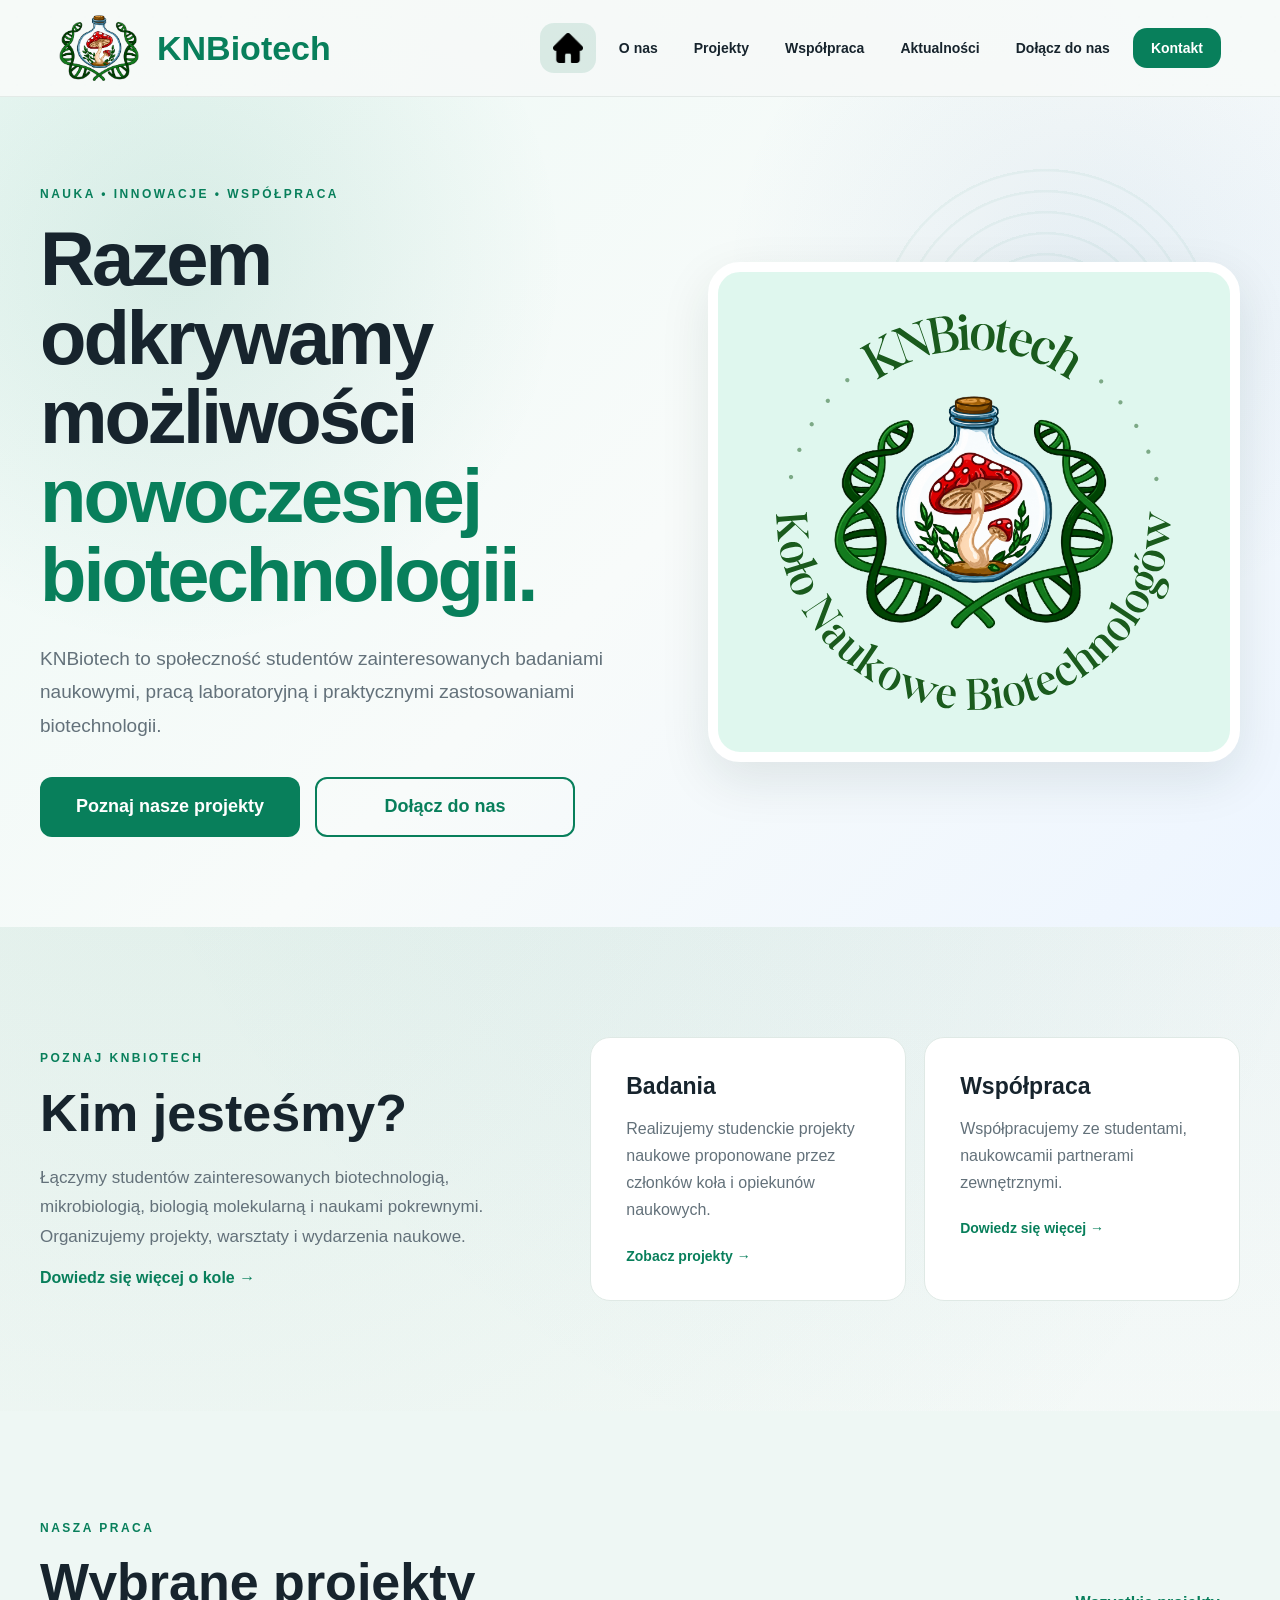
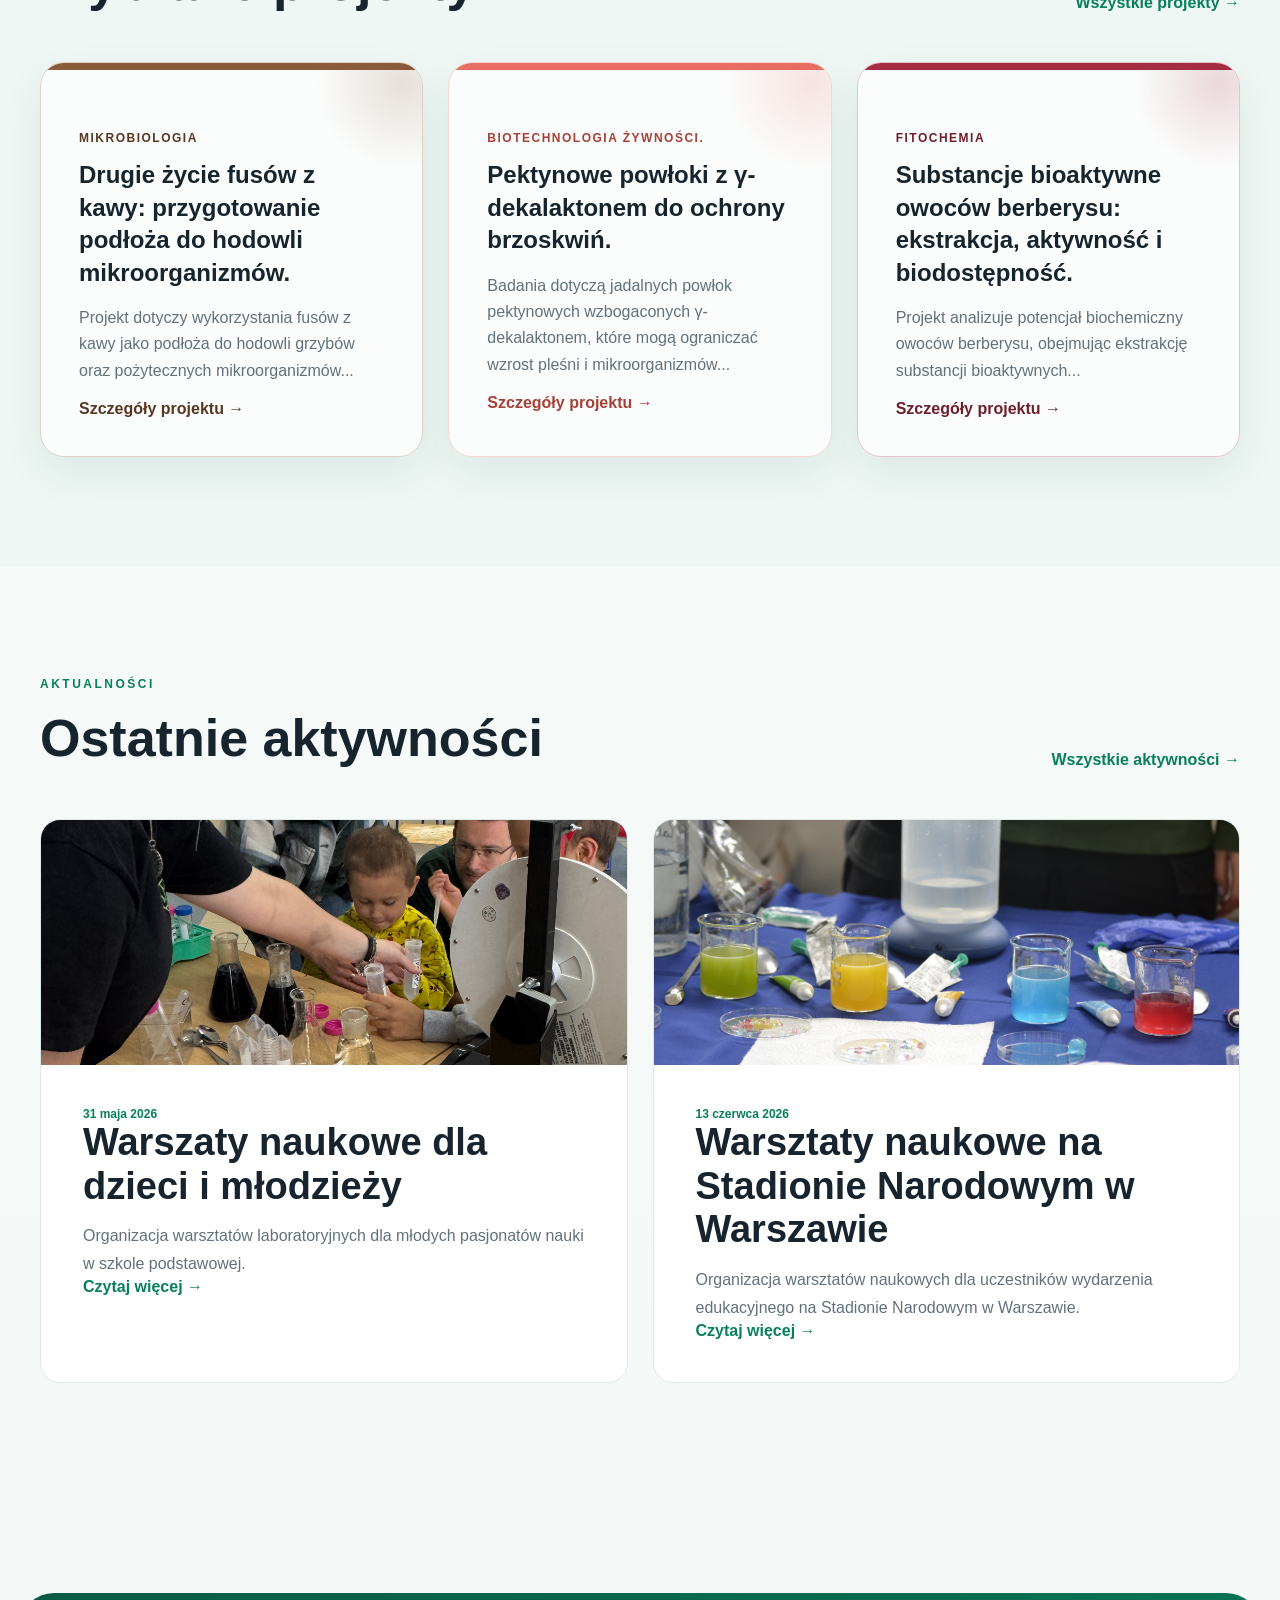
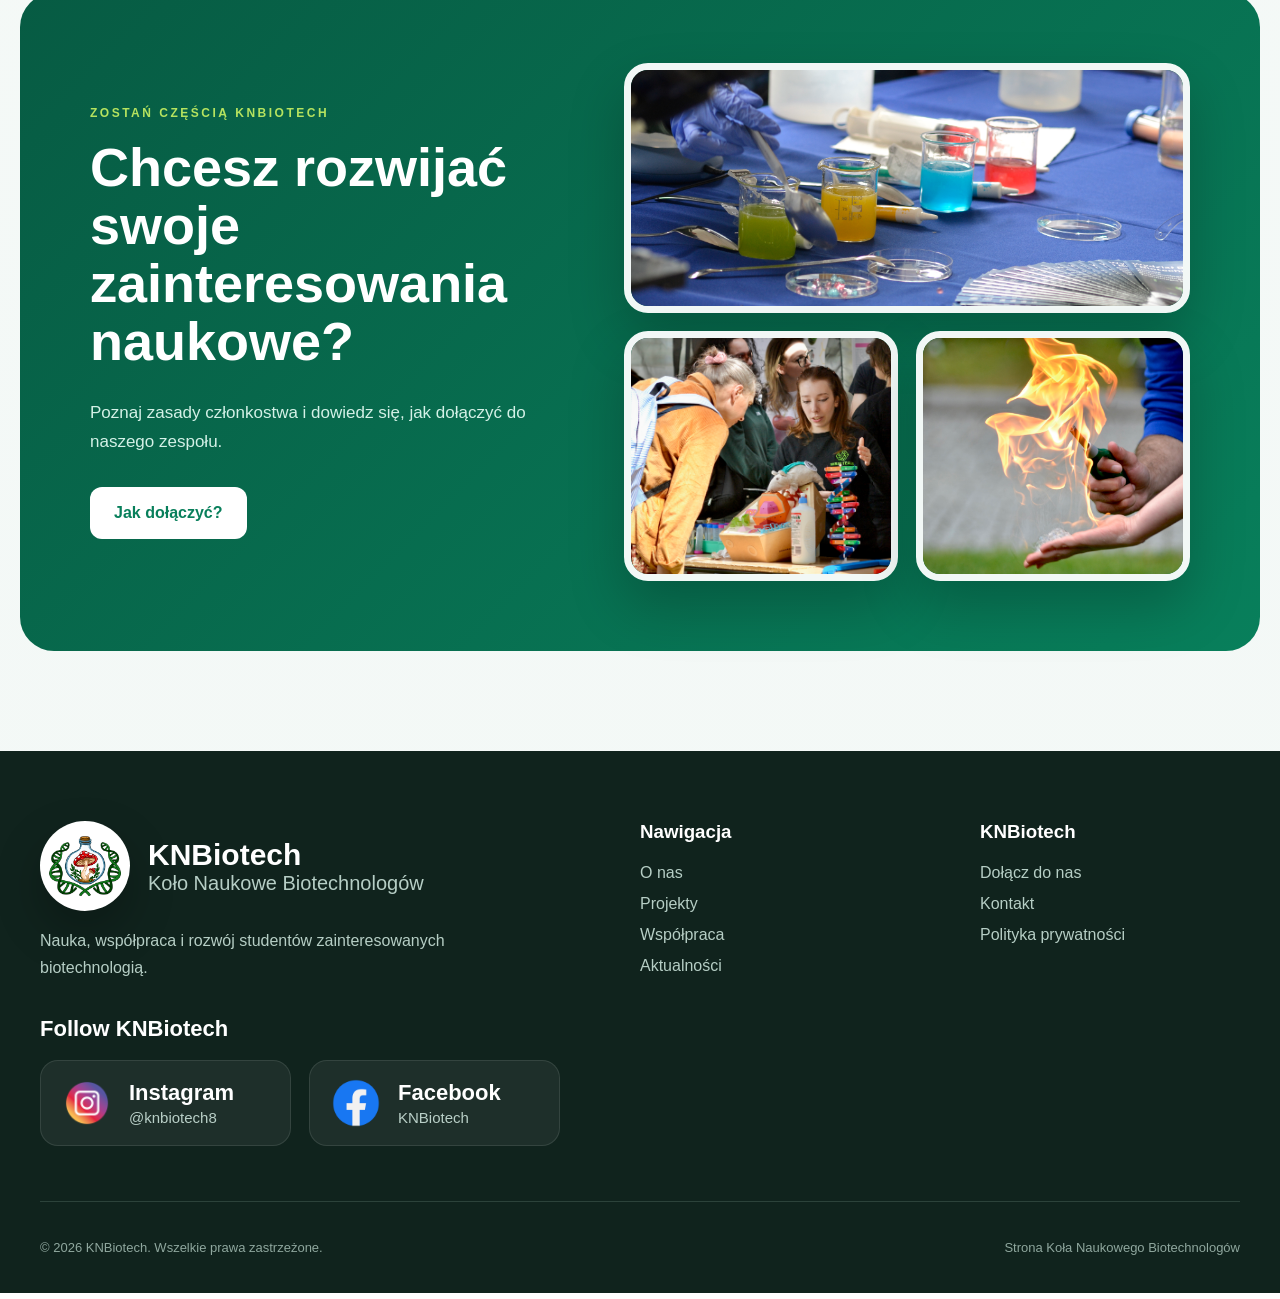
<file: index.html>
<!DOCTYPE html>
<html lang="pl">

<head>
    <meta charset="UTF-8">

    <meta
        name="viewport"
        content="width=device-width, initial-scale=1.0"
    >

    <meta
        name="description"
        content="Oficjalna strona Koła Naukowego Biotechnologów KNBiotech. Poznaj nasze projekty, działalność naukową, wydarzenia i możliwości dołączenia do koła."
    >

    <title>KNBiotech | Koło Naukowe Biotechnologów</title>

    <link rel="stylesheet" href="style.css">
    <link rel="icon" href="Images/LOGOS/knbiotech-favicon-mushroom.ico" type="image/x-icon">

    <script
    src="https://identity.netlify.com/v1/netlify-identity-widget.js"
    ></script>

    <script src="script.js" defer></script>

        <!-- Google tag (gtag.js) -->
    <script async src="https://www.googletagmanager.com/gtag/js?id=G-J8CZ796FXN"></script>
    <script>
      window.dataLayer = window.dataLayer || [];
      function gtag(){dataLayer.push(arguments);}
      gtag('js', new Date());
    
      gtag('config', 'G-J8CZ796FXN');
    </script>
    
</head>

<body class="page-home">

    <!-- =========================
         NAVIGATION
    ========================== -->

    <header class="site-header" id="site-header">
        <nav class="navbar">

            <a class="logo" href="index.html">

                <img
                    src="Images/LOGOS/LOGO5.svg"
                    alt="KNBiotech Logo"
                    class="navbar-logo"
                >

                <div class="logo-text">

                    <h2>KNBiotech</h2>

                </div>

            </a>

            <button
                class="menu-button"
                id="menu-button"
                type="button"
                aria-label="Otwórz menu"
                aria-expanded="false"
                aria-controls="nav-links"
            >
                <span></span>
                <span></span>
                <span></span>
            </button>

            <div class="nav-links" id="nav-links">
                <a href="index.html">
                    <img class="home"
                        src="Images/ICONS/home.png"
                        alt="KNBiotech Logo"
                        class="navbar-logo"
                        >
                </a>
                <a href="about.html">O nas</a>
                <a href="projects.html">Projekty</a>
                <a href="cooperation.html">Współpraca</a>
                <a href="activities.html">Aktualności</a>
                <a href="join.html">Dołącz do nas</a>

                <a class="nav-contact-button" href="contact.html">
                    Kontakt
                </a>
                <!-- <a
                    class="nav-member-button"
                    href="/admin/"
                >
                    Panel członka
                </a>  -->              
            </div>

        </nav>
    </header>


    <main>

        <!-- Hero -->
        <section class="hero">

            <div class="hero-content">

                <div class="hero-text">

                    <p class="eyebrow">
                        NAUKA • INNOWACJE • WSPÓŁPRACA
                    </p>

                    <h1>
                        Razem odkrywamy możliwości
                        <span>nowoczesnej biotechnologii.</span>
                    </h1>

                    <p class="hero-description">
                        KNBiotech to społeczność studentów zainteresowanych
                        badaniami naukowymi, pracą laboratoryjną i praktycznymi
                        zastosowaniami biotechnologii.
                    </p>

                    <div class="hero-buttons">

                        <a class="primary-button" href="projects.html">
                            Poznaj nasze projekty
                        </a>

                        <a class="secondary-button" href="join.html">
                            Dołącz do nas
                        </a>

                    </div>

                </div>

                <div class="hero-visual">

                    <div class="hero-image-card">

                        <img
                            src="Images/LOGOS/LOGO.svg"
                            alt="LOGO KNBiotech"
                        >

                    </div>

                </div>

            </div>

        </section>

        <!-- About preview -->
        <section class="section homepage-preview">

            <div class="preview-content">

                <p class="eyebrow">
                    POZNAJ KNBIOTECH
                </p>

                <h2>
                    Kim jesteśmy?
                </h2>

                <p>
                    Łączymy studentów zainteresowanych biotechnologią,
                    mikrobiologią, biologią molekularną i naukami pokrewnymi.
                    Organizujemy projekty, warsztaty i wydarzenia naukowe.
                </p>

                <a class="text-link" href="about.html">
                    Dowiedz się więcej o kole →
                </a>

            </div>

    <div class="preview-card-grid">

        <a class="about-card clickable-card" href="projects.html">
            
            <h3>Badania</h3>
            <p>

                Realizujemy studenckie projekty naukowe proponowane przez członków koła i opiekunów naukowych.

            </p>
            <span class="card-arrow">

                Zobacz projekty →

            </span>
        </a>

        <a class="about-card clickable-card" href="cooperation.html">

            <h3>Współpraca</h3>
            <p>

                Współpracujemy ze studentami, naukowcamii partnerami zewnętrznymi.

            </p>
            <span class="card-arrow">

                Dowiedz się więcej →

            </span>
        </a>
    </div>

        </section>

        <!-- Projects preview -->
        <section class="section projects-preview">

            <div class="section-title-row">

                <div>
                    <p class="eyebrow">NASZA PRACA</p>
                    <h2>Wybrane projekty</h2>
                </div>

                <a class="text-link" href="projects.html">
                    Wszystkie projekty →
                </a>

            </div>

            <div class="projects-grid">

                <article class="project-card project-card-coffee">

                    <div class="project-top">
                        
                    </div>

                    <p class="project-category">
                        Mikrobiologia
                    </p>

                    <h3>
                        Drugie życie fusów z kawy: przygotowanie podłoża do hodowli mikroorganizmów.
                    </h3>

                    <p>
                        Projekt dotyczy wykorzystania fusów z kawy jako podłoża do hodowli grzybów oraz pożytecznych mikroorganizmów...
                    </p>

                    <a href="projects.html#coffee-project">
                        Szczegóły projektu →
                    </a>

                </article>

                <article class="project-card project-card-peach">

                    <div class="project-top">
                        
                        <span class="project-icon"></span>
                    </div>

                    <p class="project-category">
                        Biotechnologia żywności.
                    </p>

                    <h3>
                        Pektynowe powłoki z γ-dekalaktonem do ochrony brzoskwiń.
                    </h3>

                    <p>
                        Badania dotyczą jadalnych powłok pektynowych wzbogaconych γ-dekalaktonem, które mogą ograniczać wzrost pleśni i mikroorganizmów...
                    </p>

                    <a href="projects.html#peach-project">
                        Szczegóły projektu →
                    </a>

                </article>

                <article class="project-card project-card-berberis">
                    
                        
                    
                    <div class="project-top">
                        <span class="project-icon"></span>
                    </div>

                    <p class="project-category">
                        Fitochemia
                    </p>

                    <h3>
                        Substancje bioaktywne owoców berberysu: ekstrakcja, aktywność i biodostępność.
                    </h3>

                    <p>
                        Projekt analizuje potencjał biochemiczny owoców berberysu, obejmując ekstrakcję substancji bioaktywnych...
                    </p>

                    <a href="projects.html#berberis-project">
                            Szczegóły projektu →
                    </a>

                </article>

            </div>

        </section>

        <!-- Activities preview -->
        <section class="section activities-preview">

            <div class="section-title-row">

                <div>
                    <p class="eyebrow">AKTUALNOŚCI</p>
                    <h2>Ostatnie aktywności</h2>
                </div>

                <a class="text-link" href="activities.html">
                    Wszystkie aktywności →
                </a>

            </div>

            <div class="activities-grid">

                <article class="activity-card">

                    <div class="activity-image">

                        <img
                            src="Images/LAS/KABATY.jpg"
                            alt="Warsztaty laboratoryjne"
                        >

                        <div class="image-fallback">
                            <span>🔬</span>
                            <p>Warsztaty laboratoryjne</p>
                        </div>

                    </div>

                    <div class="activity-content">

                        <time datetime="2026-05-31">
                            31 maja 2026
                        </time>

                        <h3>
                            Warszaty naukowe dla dzieci i młodzieży
                        </h3>

                        <p>
                            Organizacja warsztatów laboratoryjnych dla młodych
                            pasjonatów nauki w szkole podstawowej.
                        </p>

                        <a href="activities.html">
                            Czytaj więcej →
                        </a>

                    </div>

                </article>

                <article class="activity-card">

                    <div class="activity-image">

                        <img
                            src="Images/NARODOWY/DSC2059.JPG"
                            alt="Warsztaty naukowe na stadionie narodowym"
                        >

                        <div class="image-fallback">
                            <span></span>
                            <p>Warsztaty naukowe na Stadionie Narodowym</p>
                        </div>

                    </div>

                    <div class="activity-content">

                        <time datetime="2026-06-13">
                            13 czerwca 2026
                        </time>

                        <h3>
                            Warsztaty naukowe na Stadionie Narodowym w Warszawie
                        </h3>

                        <p>
                            Organizacja warsztatów naukowych dla uczestników wydarzenia
                            edukacyjnego na Stadionie Narodowym w Warszawie.
                        </p>

                        <a href="activities.html">
                            Czytaj więcej →
                        </a>

                    </div>

                </article>

            </div>

        </section>















        <!-- Join preview -->
        <section class="join-section">

        <div class="join-content">

            <p class="eyebrow">
                ZOSTAŃ CZĘŚCIĄ KNBIOTECH
            </p>

            <h2>
                Chcesz rozwijać swoje zainteresowania naukowe?
            </h2>

            <p>
                Poznaj zasady członkostwa i dowiedz się,
                jak dołączyć do naszego zespołu.
            </p>

            <a
                class="light-button"
                href="join.html">
                Jak dołączyć?
            </a>

        </div>

        <div class="join-collage" href="gallery.html">

            <figure class="join-photo join-photo-main">

                    <img 
                        src="Images/GALERIA/JOIN1.jpeg"
                        alt="Członkowie KNBiotech podczas warsztatów naukowych"
                    >
                
            </figure>

            <figure class="join-photo">
               
                    <img
                        src="Images/GALERIA/ANIA-dni-sggw.jpg"
                        alt="Praca laboratoryjna członków KNBiotech"
                    >
                
            </figure>

            <figure class="join-photo">
                
                <img
                    src="Images/GALERIA/plomien.jpg"
                    alt="Spotkanie i aktywność członków KNBiotech"
                >
                
            </figure>

        </div>

    </section>












    </main>

    <!-- =========================
         FOOTER
    ========================== -->

    <footer class="site-footer">

        <div class="footer-main">

            <div class="footer-brand">

                <a class="logo footer-logo" href="index.html">

                    <div class="footer-logo-card">
                        <div class="footer-logo-image">
                            <img
                                src="Images/LOGOS/LOGO5.svg"
                                alt="KNBiotech logo"
                                class="footer-logo-image"
                            >
                        </div>
                    </div>

                    <div class="logo-text">
                        <strong>KNBiotech</strong>
                        <span>Koło Naukowe Biotechnologów</span>
                    </div>

                </a>

                <p>
                    Nauka, współpraca i rozwój studentów zainteresowanych
                    biotechnologią.
                </p>

            <div class="footer-follow">

                <h3>Follow KNBiotech</h3>

                <div class="footer-social">

                    <a
                        href="https://www.instagram.com/knbiotech8/"
                        target="_blank"
                        rel="noopener noreferrer"
                        class="social-card">

                        <img
                            src="Images/LOGOS/ING.png"
                            alt="Instagram"
                            class="social-icon"
                        >

                        <div class="social-text">

                            <strong>Instagram</strong>

                            <span>@knbiotech8</span>

                        </div>

                    </a>

                    <a
                        href="https://www.facebook.com/KNBiotech?utm_source=ig&utm_medium=social&utm_content=link_in_bio"
                        target="_blank"
                        rel="noopener noreferrer"
                        class="social-card">

                        <img
                            src="Images/LOGOS/FB1.png"
                            alt="Facebook"
                            class="social-icon"
                        >

                        <div class="social-text">

                            <strong>Facebook</strong>

                            <span>KNBiotech</span>

                        </div>

                    </a>

                </div>

            </div>

            </div>

                <div class="footer-column">

                    <h3>Nawigacja</h3>

                    <a href="about.html">O nas</a>
                    <a href="projects.html">Projekty</a>
                    <a href="cooperation.html">Współpraca</a>
                    <a href="activities.html">Aktualności</a>
                    

                </div>

                <div class="footer-column">

                    <h3>KNBiotech</h3>

                    <a href="join.html">Dołącz do nas</a>
                    <a href="contact.html">Kontakt</a>
                    <a href="privacy.html">Polityka prywatności</a>

                </div>

            </div>

            <div class="footer-bottom">

                <p>
                    © 2026 KNBiotech. Wszelkie prawa zastrzeżone.
                </p>

                <p>
                    Strona Koła Naukowego Biotechnologów
                </p>

            </div>

    </footer>

    <button
        class="back-to-top"
        id="back-to-top"
        type="button"
        aria-label="Wróć na górę strony">
        ↑
    </button>

    <script>
        if (window.netlifyIdentity) {
            window.netlifyIdentity.on("init", function (user) {
                if (!user) {
                    window.netlifyIdentity.on("login", function () {
                        window.location.href = "/admin/";
                    });
                }
            });
        }
    </script>

</body>

</html>
</file>
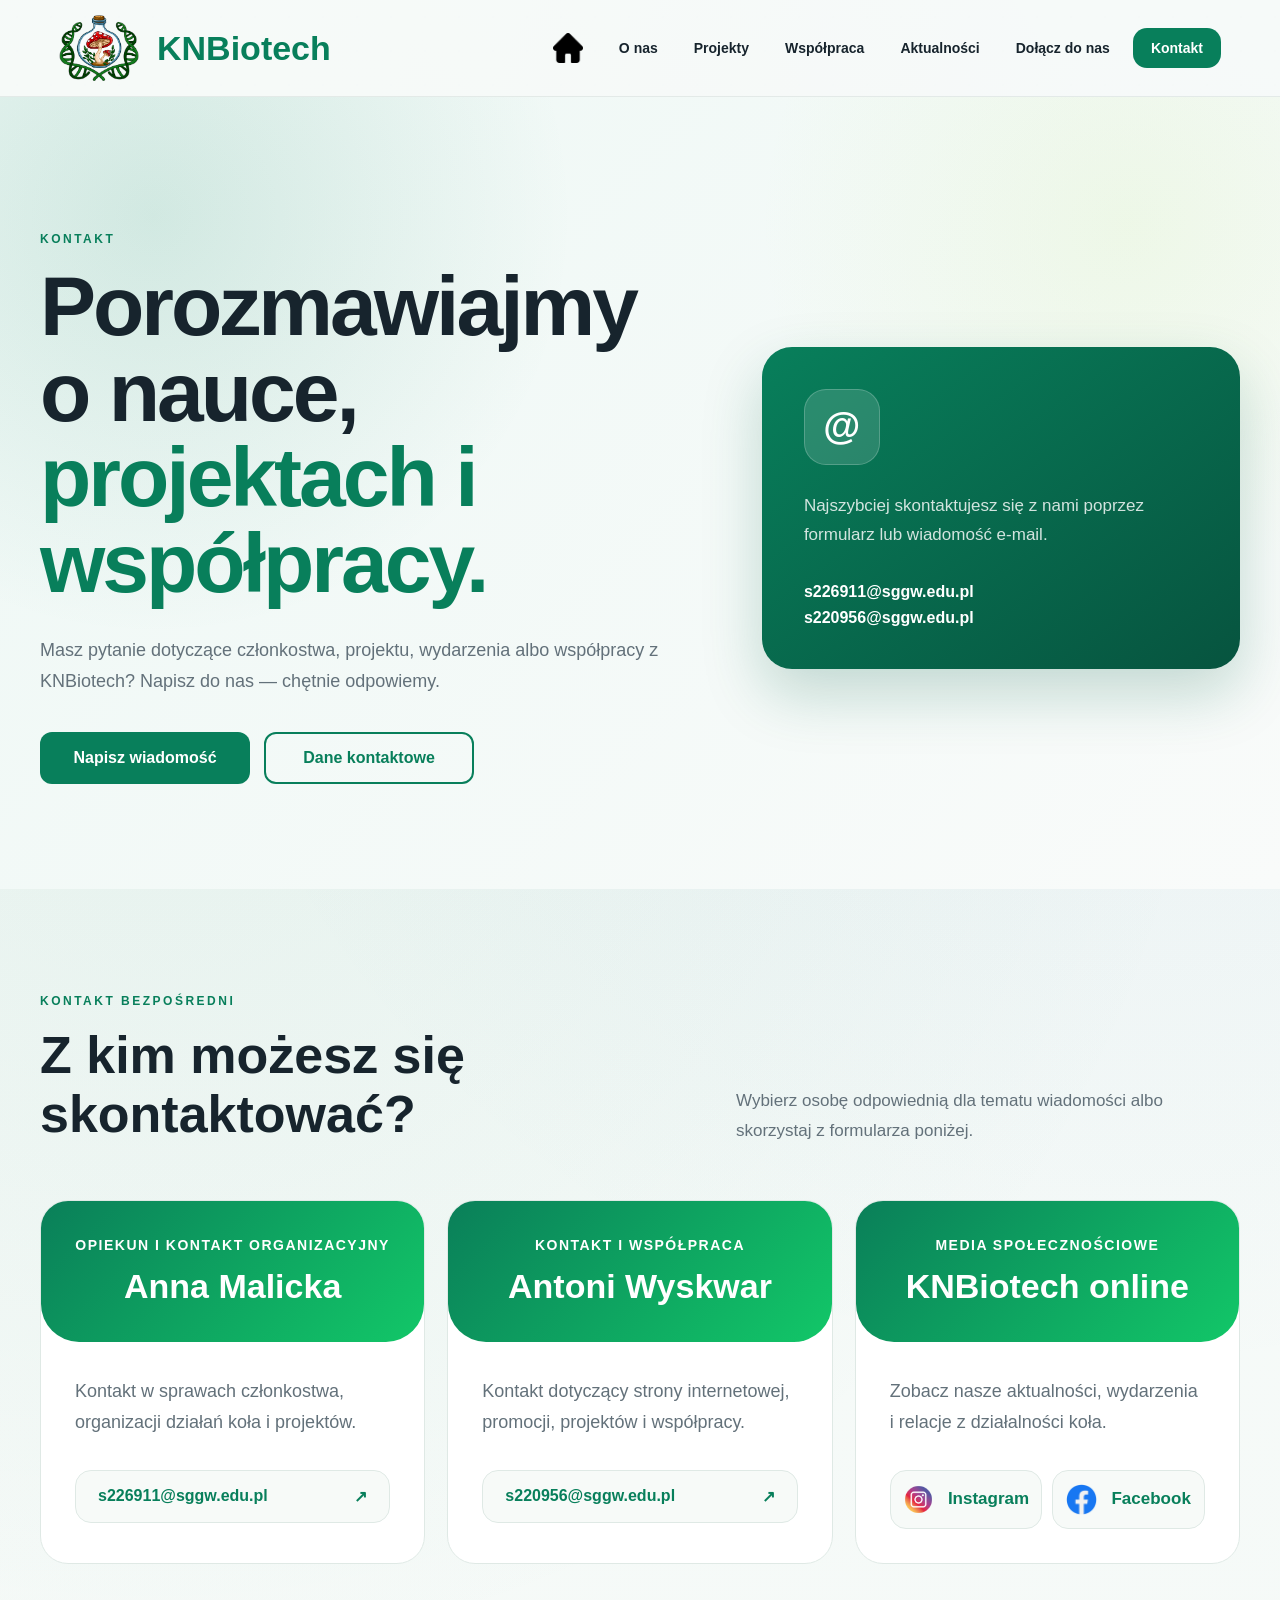
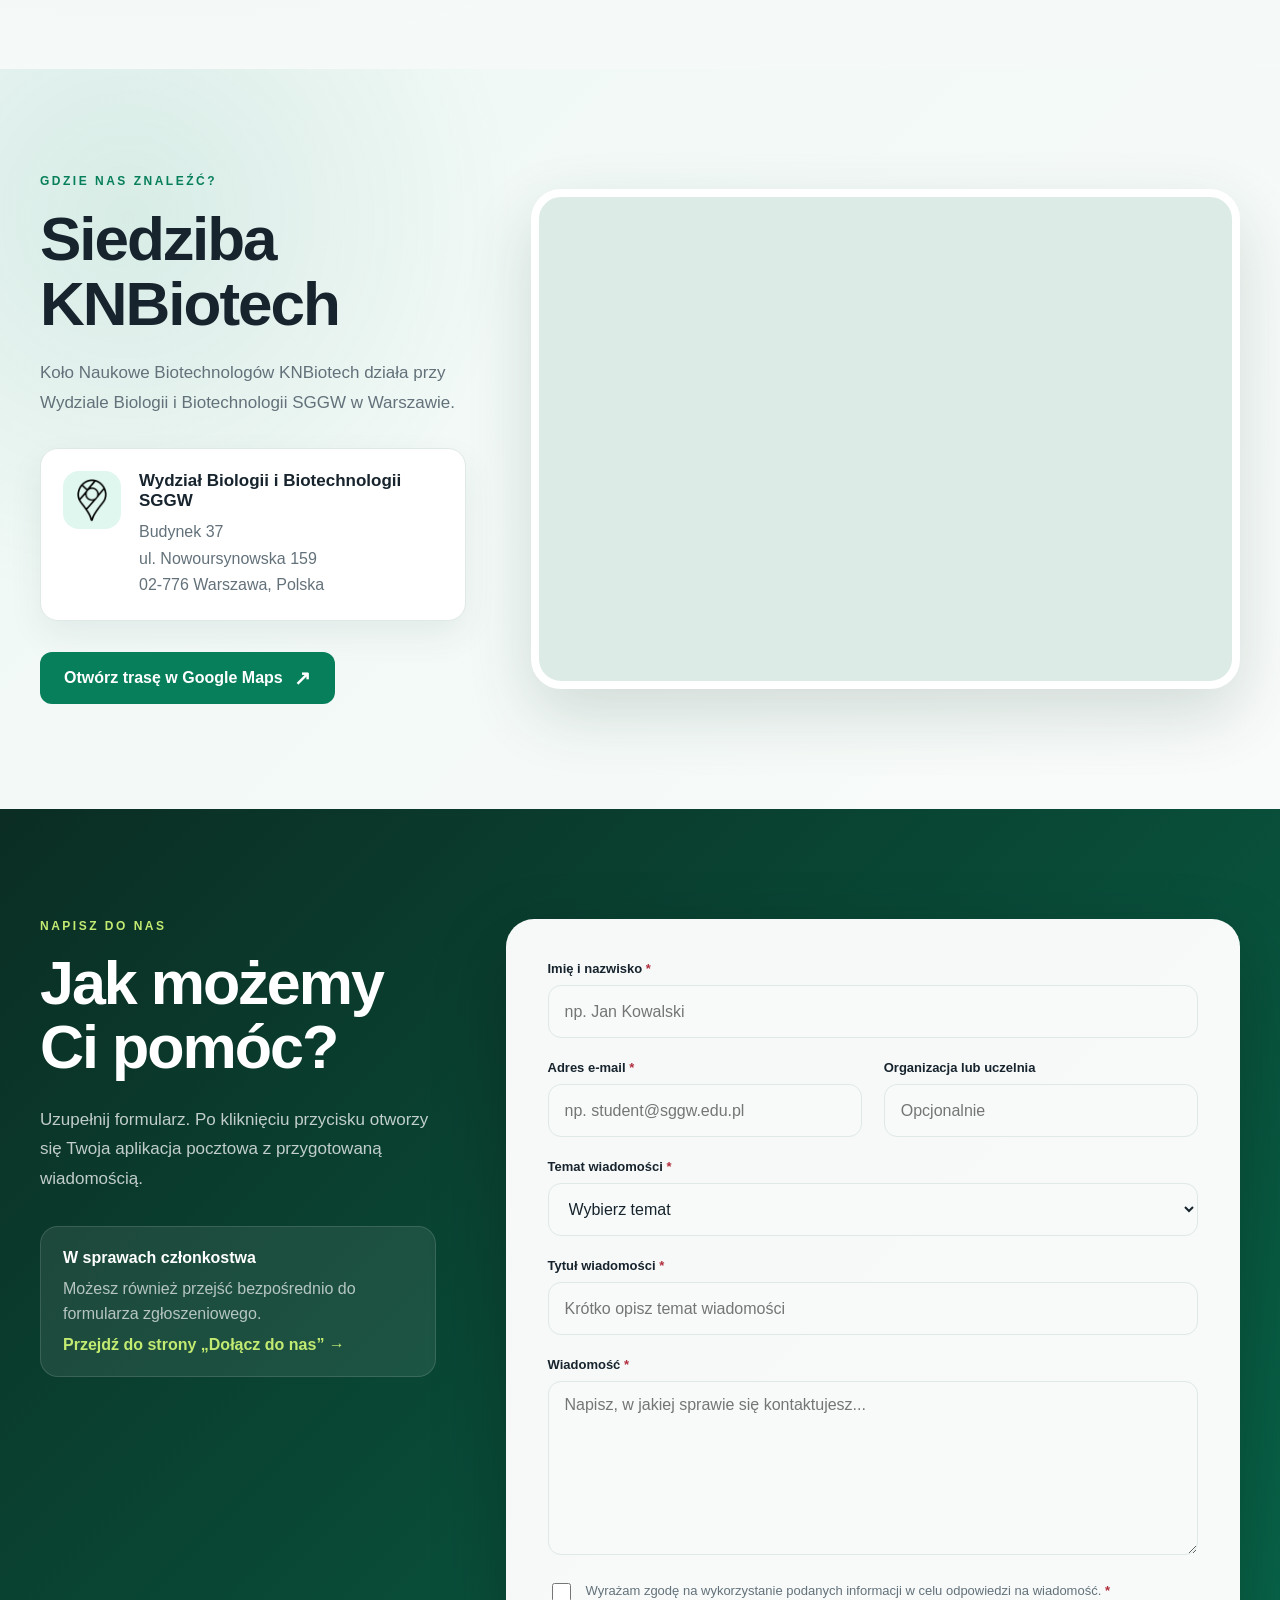
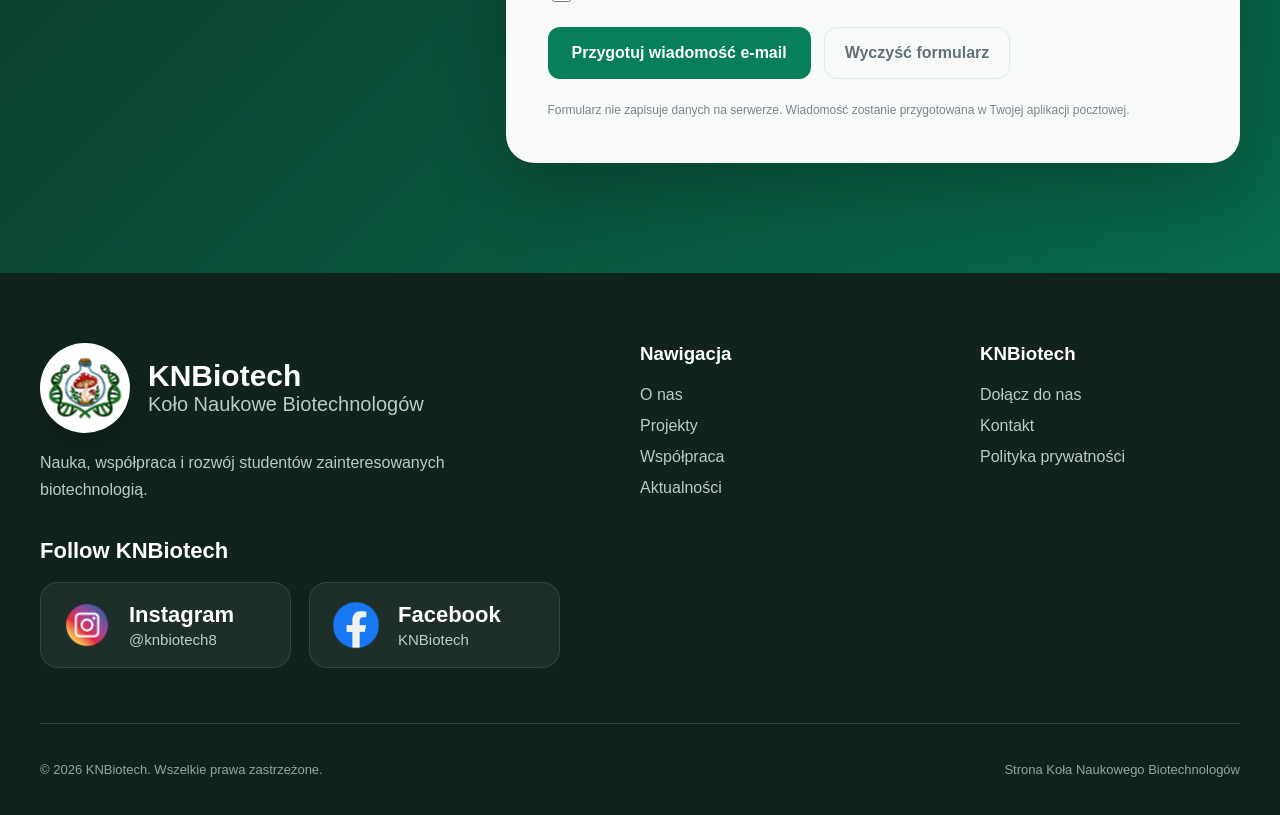
<file: contact.html>
<!DOCTYPE html>

<html lang="pl">

<head>

    <meta charset="UTF-8">

    <meta

        name="viewport"

        content="width=device-width, initial-scale=1.0"

    >

    <meta

        name="description"

        content="Skontaktuj się z Kołem Naukowym Biotechnologów KNBiotech. Zapytaj o członkostwo, projekty, współpracę lub wydarzenia naukowe."

    >

    <title>Kontakt | KNBiotech</title>

    <link rel="stylesheet" href="style.css">
    <link rel="icon" href="Images/LOGOS/knbiotech-favicon-mushroom.ico" type="image/x-icon">

    <script src="script.js" defer></script>

    <script

        src="https://identity.netlify.com/v1/netlify-identity-widget.js"

    ></script>

        <!-- Google tag (gtag.js) -->
    <script async src="https://www.googletagmanager.com/gtag/js?id=G-J8CZ796FXN"></script>
    <script>
      window.dataLayer = window.dataLayer || [];
      function gtag(){dataLayer.push(arguments);}
      gtag('js', new Date());
    
      gtag('config', 'G-J8CZ796FXN');
    </script>

</head>

<body class="contact-page">

    <!-- =====================================

         NAVIGATION

    ====================================== -->

    <header class="site-header" id="site-header">
        <nav class="navbar">

            <a class="logo" href="index.html">

                <img
                    src="Images/LOGOS/LOGO5.svg"
                    alt="KNBiotech Logo"
                    class="navbar-logo"
                >

                <div class="logo-text">

                    <h2>KNBiotech</h2>

                </div>

            </a>

            <button
                class="menu-button"
                id="menu-button"
                type="button"
                aria-label="Otwórz menu"
                aria-expanded="false"
                aria-controls="nav-links"
            >
                <span></span>
                <span></span>
                <span></span>
            </button>

            <div class="nav-links" id="nav-links">
                <a href="index.html">
                    <img class="home"
                        src="Images/ICONS/home.png"
                        alt="KNBiotech Logo"
                        class="navbar-logo"
                        >
                </a>
                <a href="about.html">O nas</a>
                <a href="projects.html">Projekty</a>
                <a href="cooperation.html">Współpraca</a>
                <a href="activities.html">Aktualności</a>
                <a href="join.html">Dołącz do nas</a>

                <a class="nav-contact-button" href="contact.html">
                    Kontakt
                </a>
                <!-- <a
                    class="nav-member-button"
                    href="/admin/"
                >
                    Panel członka
                </a>  -->              
            </div>

        </nav>
    </header>


    <main>

        <!-- =====================================

             HERO

        ====================================== -->

        <section class="contact-hero">

            <div class="contact-hero-content">

                <div class="contact-hero-text">

                    <p class="eyebrow">

                        KONTAKT

                    </p>

                    <h1>

                        Porozmawiajmy o nauce,

                        <span>projektach i współpracy.</span>

                    </h1>

                    <p class="contact-hero-description">

                        Masz pytanie dotyczące członkostwa, projektu,

                        wydarzenia albo współpracy z KNBiotech?

                        Napisz do nas — chętnie odpowiemy.

                    </p>

                    <div class="contact-hero-actions">

                        <a

                            class="primary-button"

                            href="#contact-form-section"

                        >

                            Napisz wiadomość

                        </a>

                        <a

                            class="secondary-button"

                            href="#contact-people"

                        >

                            Dane kontaktowe

                        </a>

                    </div>

                </div>

                <div class="contact-hero-card">

                    <div class="contact-hero-symbol">

                        @

                    </div>

                    <p>

                        Najszybciej skontaktujesz się z nami

                        poprzez formularz lub wiadomość e-mail.

                    </p>

                    <a href="mailto:s226911@sggw.edu.pl">

                        s226911@sggw.edu.pl

                    </a>

                    <a href="mailto:s220956@sggw.edu.pl">

                        s220956@sggw.edu.pl

                    </a>

                </div>

            </div>

        </section>

        <!-- =====================================

             CONTACT PEOPLE

        ====================================== -->

        <section

            class="section contact-people-section"

            id="contact-people"

        >

            <div class="section-heading">

                <div>

                    <p class="eyebrow">

                        KONTAKT BEZPOŚREDNI

                    </p>

                    <h2>

                        Z kim możesz się skontaktować?

                    </h2>

                </div>

                <p class="section-description">

                    Wybierz osobę odpowiednią dla tematu wiadomości

                    albo skorzystaj z formularza poniżej.

                </p>

            </div>

            <div class="contact-people-grid">

                <article class="contact-person-card">

                    <div class="contact-person-header">
                        <p class="contact-person-role">
                            OPIEKUN I KONTAKT ORGANIZACYJNY
                        </p>

                        <h3>Anna Malicka</h3>
                    </div>

                    <div class="contact-person-content">

                        <p>
                            Kontakt w sprawach członkostwa, organizacji działań koła i projektów.
                        </p>

                        <a href="mailto:s226911@sggw.edu.pl">
                            s226911@sggw.edu.pl
                            <span>↗</span>
                        </a>

                    </div>

                </article>

                <article class="contact-person-card">

                    <div class="contact-person-header">
                        <p class="contact-person-role">
                            KONTAKT I WSPÓŁPRACA
                        </p>

                        <h3>Antoni Wyskwar</h3>
                    </div>

                    <div class="contact-person-content">

                        <p>
                            Kontakt dotyczący strony internetowej,
                            promocji, projektów i współpracy.
                        </p>

                        <a href="mailto:s220956@sggw.edu.pl">
                            s220956@sggw.edu.pl
                            <span>↗</span>
                        </a>

                    </div>

                </article>

                <article class="contact-person-card contact-person-social">

                    <div class="contact-person-header">

                        <p class="contact-person-role">
                            MEDIA SPOŁECZNOŚCIOWE
                        </p>

                        <h3>
                            KNBiotech online
                        </h3>

                    </div>

                    <div class="contact-person-content">

                        <p>
                            Zobacz nasze aktualności, wydarzenia
                            i relacje z działalności koła.
                        </p>

                        <div class="contact-social-buttons">

                            <a
                                href="https://www.instagram.com/knbiotech8/"
                                target="_blank"
                                rel="noopener noreferrer"
                            >
                                <img
                                    src="Images/LOGOS/ING.png"
                                    alt=""
                                >

                                <span>Instagram</span>
                            </a>

                            <a
                                href="https://www.facebook.com/KNBiotech?utm_source=ig&utm_medium=social&utm_content=link_in_bio"
                                target="_blank"
                                rel="noopener noreferrer"
                            >
                                <img
                                    src="Images/LOGOS/FB1.png"
                                    alt=""
                                >

                                <span>Facebook</span>
                            </a>

                        </div>

                    </div>

                </article>

            </div>

        </section>



        <section class="location-section">

            <div class="location-container">

                <div class="location-information">

                    <p class="eyebrow">
                        GDZIE NAS ZNALEŹĆ?
                    </p>

                    <h2>
                        Siedziba KNBiotech
                    </h2>

                    <p>
                        Koło Naukowe Biotechnologów KNBiotech działa przy
                        Wydziale Biologii i Biotechnologii SGGW w Warszawie.
                    </p>

                    <div class="location-address">

                        <span class="location-icon" aria-hidden="true">
                            <img
                                src="Images/ICONS/map_icon.png"
                                alt="Maps_icon"
                                class="navbar-logo-icon"
                            >
                        </span>

                        <div>
                            <strong>
                                Wydział Biologii i Biotechnologii SGGW
                            </strong>

                            <address>
                                Budynek 37<br>
                                ul. Nowoursynowska 159<br>
                                02-776 Warszawa, Polska
                            </address>
                        </div>

                    </div>

                    <a
                        class="primary-button location-button"
                        href="https://www.google.com/maps/place/Wydzia%C5%82+Biologii+i+Biotechnologii/@52.1617926,21.043057,173m/data=!3m1!1e3!4m6!3m5!1s0x471933c999bbfc23:0xd9aeae95cf695e8e!8m2!3d52.1614789!4d21.0432853!16s%2Fg%2F11nn2l3sgd"
                        target="_blank"
                        rel="noopener noreferrer"
                    >
                        Otwórz trasę w Google Maps
                        <span aria-hidden="true">↗</span>
                    </a>

                </div>


                <div class="location-map">

                    <iframe
                        src="https://www.google.com/maps?q=52.1614789,21.0432853&z=17&output=embed"
                        title="Lokalizacja KNBiotech — Wydział Biologii i Biotechnologii SGGW"
                        loading="lazy"
                        referrerpolicy="no-referrer-when-downgrade"
                        allowfullscreen
                    ></iframe>

                </div>

            </div>

        </section>




        <!-- =====================================

             CONTACT FORM

        ====================================== -->

        <section

            class="contact-form-section"

            id="contact-form-section"

        >

            <div class="contact-form-layout">

                <div class="contact-form-intro">

                    <p class="eyebrow">

                        NAPISZ DO NAS

                    </p>

                    <h2>

                        Jak możemy Ci pomóc?

                    </h2>

                    <p>

                        Uzupełnij formularz. Po kliknięciu przycisku

                        otworzy się Twoja aplikacja pocztowa

                        z przygotowaną wiadomością.

                    </p>

                    <div class="contact-form-note">

                        <strong>

                            W sprawach członkostwa

                        </strong>

                        <p>

                            Możesz również przejść bezpośrednio

                            do formularza zgłoszeniowego.

                        </p>

                        <a href="join.html">

                            Przejdź do strony „Dołącz do nas” →

                        </a>

                    </div>

                </div>

                <form

                    class="contact-form"

                    id="contact-form"

                >

                    <div class="contact-form-field contact-form-full">

                        <label for="contact-name">

                            Imię i nazwisko

                            <span aria-hidden="true">*</span>

                        </label>

                        <input

                            id="contact-name"

                            name="name"

                            type="text"

                            autocomplete="name"

                            placeholder="np. Jan Kowalski"

                            required

                        >

                    </div>

                    <div class="contact-form-field">

                        <label for="contact-email">

                            Adres e-mail

                            <span aria-hidden="true">*</span>

                        </label>

                        <input

                            id="contact-email"

                            name="email"

                            type="email"

                            autocomplete="email"

                            placeholder="np. student@sggw.edu.pl"

                            required

                        >

                    </div>

                    <div class="contact-form-field">

                        <label for="contact-organisation">

                            Organizacja lub uczelnia

                        </label>

                        <input

                            id="contact-organisation"

                            name="organisation"

                            type="text"

                            placeholder="Opcjonalnie"

                        >

                    </div>

                    <div class="contact-form-field contact-form-full">

                        <label for="contact-topic">

                            Temat wiadomości

                            <span aria-hidden="true">*</span>

                        </label>

                        <select

                            id="contact-topic"

                            name="topic"

                            required

                        >

                            <option value="">

                                Wybierz temat

                            </option>

                            <option value="Członkostwo w KNBiotech">

                                Członkostwo w KNBiotech

                            </option>

                            <option value="Współpraca naukowa">

                                Współpraca naukowa

                            </option>

                            <option value="Współpraca z firmą lub instytucją">

                                Współpraca z firmą lub instytucją

                            </option>

                            <option value="Warsztaty i wydarzenia">

                                Warsztaty i wydarzenia

                            </option>

                            <option value="Projekty badawcze">

                                Projekty badawcze

                            </option>

                            <option value="Media i promocja">

                                Media i promocja

                            </option>

                            <option value="Strona internetowa">

                                Strona internetowa

                            </option>

                            <option value="Inny temat">

                                Inny temat

                            </option>

                        </select>

                    </div>

                    <div class="contact-form-field contact-form-full">

                        <label for="contact-subject">

                            Tytuł wiadomości

                            <span aria-hidden="true">*</span>

                        </label>

                        <input

                            id="contact-subject"

                            name="subject"

                            type="text"

                            placeholder="Krótko opisz temat wiadomości"

                            required

                        >

                    </div>

                    <div class="contact-form-field contact-form-full">

                        <label for="contact-message">

                            Wiadomość

                            <span aria-hidden="true">*</span>

                        </label>

                        <textarea

                            id="contact-message"

                            name="message"

                            rows="8"

                            placeholder="Napisz, w jakiej sprawie się kontaktujesz..."

                            required

                        ></textarea>

                    </div>

                    <label class="contact-consent contact-form-full">

                        <input

                            id="contact-consent"

                            type="checkbox"

                            required

                        >

                        <span>

                            Wyrażam zgodę na wykorzystanie podanych

                            informacji w celu odpowiedzi na wiadomość.

                            <strong>*</strong>

                        </span>

                    </label>

                    <div

                        class="contact-form-status contact-form-full"

                        id="contact-form-status"

                        role="status"

                        aria-live="polite"

                    ></div>

                    <div class="contact-form-actions contact-form-full">

                        <button

                            class="primary-button"

                            type="submit"

                        >

                            Przygotuj wiadomość e-mail

                        </button>

                        <button

                            class="contact-reset-button"

                            type="reset"

                        >

                            Wyczyść formularz

                        </button>

                    </div>

                    <p class="contact-privacy-note contact-form-full">

                        Formularz nie zapisuje danych na serwerze.

                        Wiadomość zostanie przygotowana w Twojej

                        aplikacji pocztowej.

                    </p>

                </form>

            </div>

        </section>

        <!-- =====================================

             SOCIAL CTA

        ====================================== -->

        

    </main>

    <!-- =====================================

         FOOTER

    ====================================== -->

    <footer class="site-footer">

        <div class="footer-main">

            <div class="footer-brand">

                <a class="logo footer-logo" href="index.html">

                    <div class="footer-logo-card">
                        <div class="footer-logo-image">
                            <img
                                src="Images/LOGOS/LOGO5.svg"
                                alt="KNBiotech logo"
                                class="footer-logo-image"
                            >
                        </div>
                    </div>

                    <div class="logo-text">
                        <strong>KNBiotech</strong>
                        <span>Koło Naukowe Biotechnologów</span>
                    </div>

                </a>

                <p>
                    Nauka, współpraca i rozwój studentów zainteresowanych
                    biotechnologią.
                </p>

            <div class="footer-follow">

                <h3>Follow KNBiotech</h3>

                <div class="footer-social">

                    <a
                        href="https://www.instagram.com/knbiotech8/"
                        target="_blank"
                        rel="noopener noreferrer"
                        class="social-card">

                        <img
                            src="Images/LOGOS/ING.png"
                            alt="Instagram"
                            class="social-icon"
                        >

                        <div class="social-text">

                            <strong>Instagram</strong>

                            <span>@knbiotech8</span>

                        </div>

                    </a>

                    <a
                        href="https://www.facebook.com/KNBiotech?utm_source=ig&utm_medium=social&utm_content=link_in_bio"
                        target="_blank"
                        rel="noopener noreferrer"
                        class="social-card">

                        <img
                            src="Images/LOGOS/FB1.png"
                            alt="Facebook"
                            class="social-icon"
                        >

                        <div class="social-text">

                            <strong>Facebook</strong>

                            <span>KNBiotech</span>

                        </div>

                    </a>

                </div>

            </div>

            </div>

                <div class="footer-column">

                    <h3>Nawigacja</h3>

                    <a href="about.html">O nas</a>
                    <a href="projects.html">Projekty</a>
                    <a href="cooperation.html">Współpraca</a>
                    <a href="activities.html">Aktualności</a>
                    

                </div>

                <div class="footer-column">

                    <h3>KNBiotech</h3>

                    <a href="join.html">Dołącz do nas</a>
                    <a href="contact.html">Kontakt</a>
                    <a href="privacy.html">Polityka prywatności</a>

                </div>

            </div>

            <div class="footer-bottom">

                <p>
                    © 2026 KNBiotech. Wszelkie prawa zastrzeżone.
                </p>

                <p>
                    Strona Koła Naukowego Biotechnologów
                </p>

            </div>

    </footer>

    <button

        class="back-to-top"

        id="back-to-top"

        type="button"

        aria-label="Wróć na górę strony"

    >

        ↑

    </button>

</body>

</html>
</file>
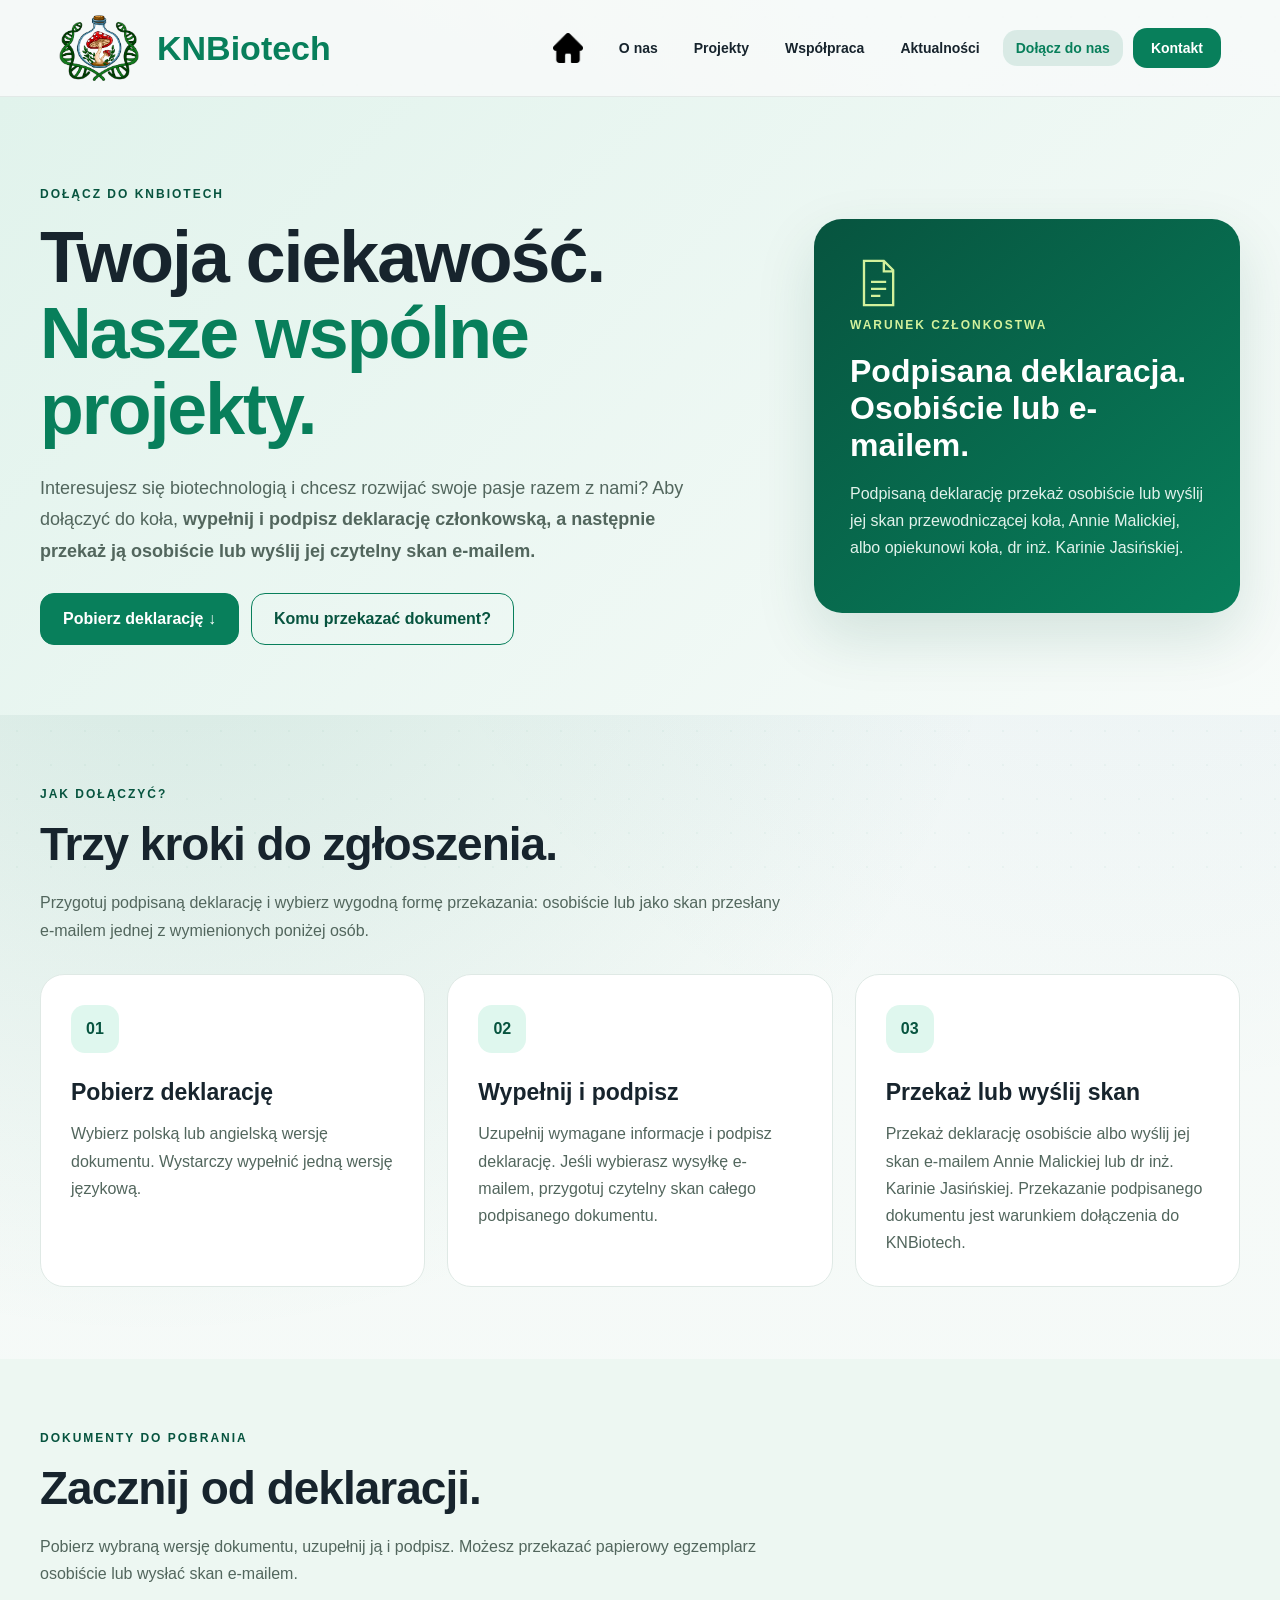
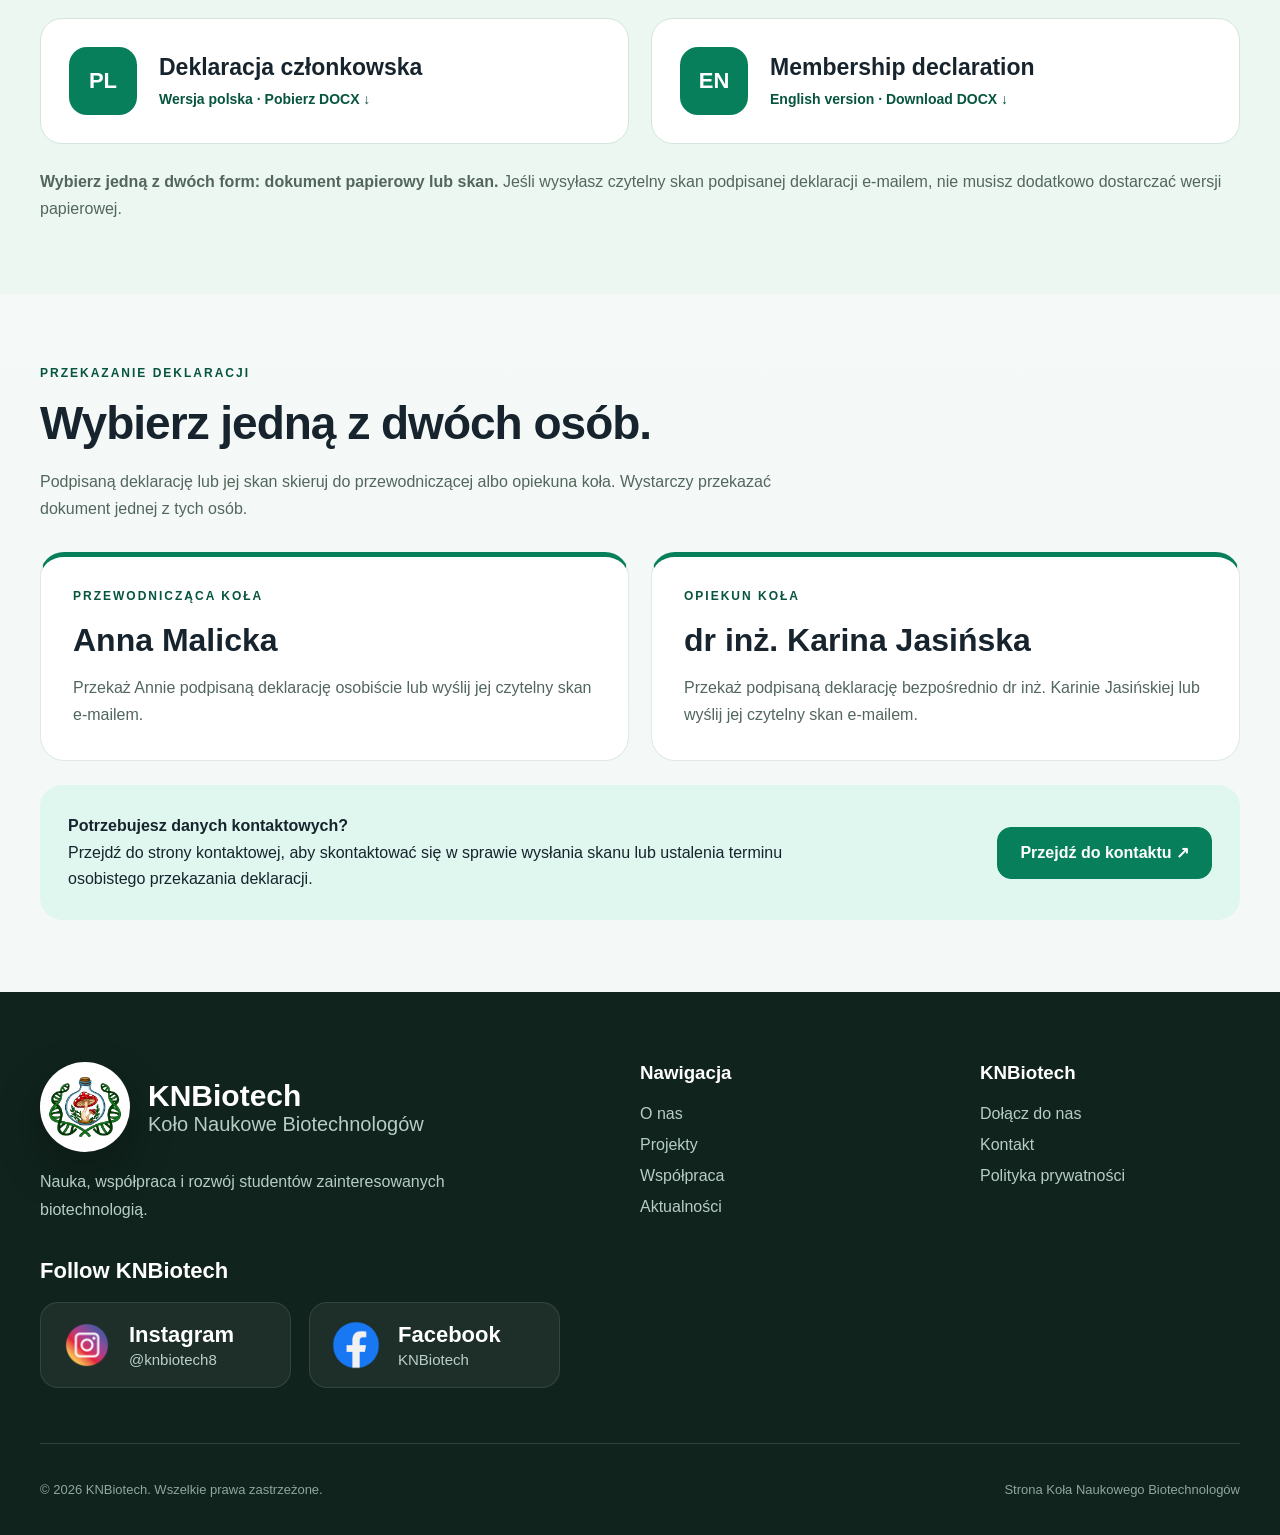
<file: join.html>
<!DOCTYPE html>
<html lang="pl">

<head>
    <meta charset="UTF-8">

    <meta
        name="viewport"
        content="width=device-width, initial-scale=1.0"
    >

    <meta
        name="description"
        content="Dołącz do KNBiotech. Pobierz, wypełnij i podpisz deklarację członkowską, a następnie przekaż ją osobiście lub wyślij jej skan Annie Malickiej lub dr inż. Karinie Jasińskiej."
    >

    <title>Dołącz do nas | KNBiotech</title>

    <link rel="stylesheet" href="style.css">
    <link rel="stylesheet" href="join-page.css">
    <link rel="icon" href="Images/LOGOS/knbiotech-favicon-mushroom.ico" type="image/x-icon">

    <script src="script.js" defer></script>

    <!-- Google tag (gtag.js) -->
    <script async src="https://www.googletagmanager.com/gtag/js?id=G-J8CZ796FXN"></script>
    <script>
      window.dataLayer = window.dataLayer || [];
      function gtag(){dataLayer.push(arguments);}
      gtag('js', new Date());
    
      gtag('config', 'G-J8CZ796FXN');
    </script>
    
</head>

<body class="page-join">

    <!-- =========================
         NAVIGATION
    ========================== -->

    <header class="site-header" id="site-header">
        <nav class="navbar">

            <a class="logo" href="index.html">

                <img
                    src="Images/LOGOS/LOGO5.svg"
                    alt="KNBiotech Logo"
                    class="navbar-logo"
                >

                <div class="logo-text">

                    <h2>KNBiotech</h2>

                </div>

            </a>

            <button
                class="menu-button"
                id="menu-button"
                type="button"
                aria-label="Otwórz menu"
                aria-expanded="false"
                aria-controls="nav-links"
            >
                <span></span>
                <span></span>
                <span></span>
            </button>

            <div class="nav-links" id="nav-links">
                <a href="index.html">
                    <img class="home"
                        src="Images/ICONS/home.png"
                        alt="Strona główna"
                        >
                </a>
                <a href="about.html">O nas</a>
                <a href="projects.html">Projekty</a>
                <a href="cooperation.html">Współpraca</a>
                <a href="activities.html">Aktualności</a>
                <a href="join.html" class="active" aria-current="page">Dołącz do nas</a>

                <a class="nav-contact-button" href="contact.html">
                    Kontakt
                </a>
                <!-- <a
                    class="nav-member-button"
                    href="/admin/"
                >
                    Panel członka
                </a>  -->              
            </div>

        </nav>
    </header>


    <main class="join-redesign" id="join-main">
        <section class="jr-hero" aria-labelledby="join-title">
            <div class="jr-wrap jr-hero-grid">
                <div>
                    <p class="jr-kicker">Dołącz do KNBiotech</p>
                    <h1 id="join-title">Twoja ciekawość.<br><span>Nasze wspólne projekty.</span></h1>
                    <p class="jr-lead">Interesujesz się biotechnologią i chcesz rozwijać swoje pasje razem z nami? Aby dołączyć do koła, <strong>wypełnij i podpisz deklarację członkowską, a następnie przekaż ją osobiście lub wyślij jej czytelny skan e-mailem.</strong></p>
                    <div class="jr-actions">
                        <a class="jr-button" href="#declarations">Pobierz deklarację ↓</a>
                        <a class="jr-button jr-button-secondary" href="#przekazanie">Komu przekazać dokument?</a>
                    </div>
                </div>
                <aside class="jr-paper" aria-labelledby="paper-title">
                    <svg viewBox="0 0 48 48" fill="none" stroke="currentColor" stroke-width="2" aria-hidden="true"><path d="M12 5h17l8 8v30H12zM29 5v9h8M18 23h13M18 29h13M18 35h8"/></svg>
                    <p class="jr-kicker">Warunek członkostwa</p>
                    <h2 id="paper-title">Podpisana deklaracja.<br>Osobiście lub e-mailem.</h2>
                    <p>Podpisaną deklarację przekaż osobiście lub wyślij jej skan przewodniczącej koła, Annie Malickiej, albo opiekunowi koła, dr inż. Karinie Jasińskiej.</p>
                </aside>
            </div>
        </section>
        <section class="jr-section" aria-labelledby="steps-title">
            <div class="jr-wrap">
                <div class="jr-heading"><p class="jr-kicker">Jak dołączyć?</p><h2 id="steps-title">Trzy kroki do zgłoszenia.</h2><p>Przygotuj podpisaną deklarację i wybierz wygodną formę przekazania: osobiście lub jako skan przesłany e-mailem jednej z wymienionych poniżej osób.</p></div>
                <ol class="jr-steps">
                    <li class="jr-step"><span class="jr-number" aria-hidden="true">01</span><h3>Pobierz deklarację</h3><p>Wybierz polską lub angielską wersję dokumentu. Wystarczy wypełnić jedną wersję językową.</p></li>
                    <li class="jr-step"><span class="jr-number" aria-hidden="true">02</span><h3>Wypełnij i podpisz</h3><p>Uzupełnij wymagane informacje i podpisz deklarację. Jeśli wybierasz wysyłkę e-mailem, przygotuj czytelny skan całego podpisanego dokumentu.</p></li>
                    <li class="jr-step"><span class="jr-number" aria-hidden="true">03</span><h3>Przekaż lub wyślij skan</h3><p>Przekaż deklarację osobiście albo wyślij jej skan e-mailem Annie Malickiej lub dr inż. Karinie Jasińskiej. Przekazanie podpisanego dokumentu jest warunkiem dołączenia do KNBiotech.</p></li>
                </ol>
            </div>
        </section>
        <section class="jr-section jr-downloads" id="declarations" aria-labelledby="downloads-title">
            <div class="jr-wrap">
                <div class="jr-heading"><p class="jr-kicker">Dokumenty do pobrania</p><h2 id="downloads-title">Zacznij od deklaracji.</h2><p>Pobierz wybraną wersję dokumentu, uzupełnij ją i podpisz. Możesz przekazać papierowy egzemplarz osobiście lub wysłać skan e-mailem.</p></div>
                <div class="jr-grid">
                    <a class="jr-download" href="JOIN/deklaracja-członka-2.docx" download><span class="jr-language" aria-hidden="true">PL</span><div><h3>Deklaracja członkowska</h3><p>Wersja polska · Pobierz DOCX ↓</p></div></a>
                    <a class="jr-download" href="JOIN/membership_declaration_en.docx" download lang="en"><span class="jr-language" aria-hidden="true">EN</span><div><h3>Membership declaration</h3><p>English version · Download DOCX ↓</p></div></a>
                </div>
                <p class="jr-note"><strong>Wybierz jedną z dwóch form: dokument papierowy lub skan.</strong> Jeśli wysyłasz czytelny skan podpisanej deklaracji e-mailem, nie musisz dodatkowo dostarczać wersji papierowej.</p>
            </div>
        </section>
        <section class="jr-section" id="przekazanie" aria-labelledby="recipients-title">
            <div class="jr-wrap">
                <div class="jr-heading"><p class="jr-kicker">Przekazanie deklaracji</p><h2 id="recipients-title">Wybierz jedną z dwóch osób.</h2><p>Podpisaną deklarację lub jej skan skieruj do przewodniczącej albo opiekuna koła. Wystarczy przekazać dokument jednej z tych osób.</p></div>
                <div class="jr-grid">
                    <article class="jr-person"><p class="jr-kicker">Przewodnicząca koła</p><h3>Anna Malicka</h3><p>Przekaż Annie podpisaną deklarację osobiście lub wyślij jej czytelny skan e-mailem.</p></article>
                    <article class="jr-person"><p class="jr-kicker">Opiekun koła</p><h3>dr inż. Karina Jasińska</h3><p>Przekaż podpisaną deklarację bezpośrednio dr inż. Karinie Jasińskiej lub wyślij jej czytelny skan e-mailem.</p></article>
                </div>
                <div class="jr-contact"><p><strong>Potrzebujesz danych kontaktowych?</strong><br>Przejdź do strony kontaktowej, aby skontaktować się w sprawie wysłania skanu lub ustalenia terminu osobistego przekazania deklaracji.</p><a class="jr-button" href="contact.html">Przejdź do kontaktu ↗</a></div>
            </div>
        </section>
    </main>



    <!-- =========================
         FOOTER
    ========================== -->

    <footer class="site-footer">

        <div class="footer-main">

            <div class="footer-brand">

                <a class="logo footer-logo" href="index.html">

                    <div class="footer-logo-card">
                        <div class="footer-logo-image">
                            <img
                                src="Images/LOGOS/LOGO5.svg"
                                alt="KNBiotech logo"
                                class="footer-logo-image"
                            >
                        </div>
                    </div>

                    <div class="logo-text">
                        <strong>KNBiotech</strong>
                        <span>Koło Naukowe Biotechnologów</span>
                    </div>

                </a>

                <p>
                    Nauka, współpraca i rozwój studentów zainteresowanych
                    biotechnologią.
                </p>

            <div class="footer-follow">

                <h3>Follow KNBiotech</h3>

                <div class="footer-social">

                    <a
                        href="https://www.instagram.com/knbiotech8/"
                        target="_blank"
                        rel="noopener noreferrer"
                        class="social-card">

                        <img
                            src="Images/LOGOS/ING.png"
                            alt="Instagram"
                            class="social-icon"
                        >

                        <div class="social-text">

                            <strong>Instagram</strong>

                            <span>@knbiotech8</span>

                        </div>

                    </a>

                    <a
                        href="https://www.facebook.com/KNBiotech?utm_source=ig&utm_medium=social&utm_content=link_in_bio"
                        target="_blank"
                        rel="noopener noreferrer"
                        class="social-card">

                        <img
                            src="Images/LOGOS/FB1.png"
                            alt="Facebook"
                            class="social-icon"
                        >

                        <div class="social-text">

                            <strong>Facebook</strong>

                            <span>KNBiotech</span>

                        </div>

                    </a>

                </div>

            </div>

            </div>

                <div class="footer-column">

                    <h3>Nawigacja</h3>

                    <a href="about.html">O nas</a>
                    <a href="projects.html">Projekty</a>
                    <a href="cooperation.html">Współpraca</a>
                    <a href="activities.html">Aktualności</a>
                    

                </div>

                <div class="footer-column">

                    <h3>KNBiotech</h3>

                    <a href="join.html">Dołącz do nas</a>
                    <a href="contact.html">Kontakt</a>
                    <a href="privacy.html">Polityka prywatności</a>

                </div>

            </div>

            <div class="footer-bottom">

                <p>
                    © 2026 KNBiotech. Wszelkie prawa zastrzeżone.
                </p>

                <p>
                    Strona Koła Naukowego Biotechnologów
                </p>

            </div>

    </footer>

    <button
        class="back-to-top"
        id="back-to-top"
        type="button"
        aria-label="Wróć na górę strony">
        ↑
    </button>

</body>

</html>
</file>
<file: style.css>
/* ==============================
   BASIC SETTINGS
============================== */

:root {
    --primary: #087f5b;
    --primary-dark: #056348;
    --primary-light: #dff7ee;

    --secondary: #145da0;
    --secondary-light: #e5f2ff;

    --accent: #b6e35f;

    --text: #17242d;
    --text-light: #63717a;

    --background: #f7faf9;
    --white: #ffffff;
    --border: #dfe9e5;

    --shadow:
        0 18px 50px rgba(20, 50, 40, 0.1);

    --radius-small: 12px;
    --radius-medium: 20px;
    --radius-large: 32px;
}

* {
    box-sizing: border-box;
}

html {
    scroll-behavior: smooth;
}

/*body {
    margin: 0;
    font-family:
        Arial,
        Helvetica,
        sans-serif;

    background-color: var(--background);
    color: var(--text);
}*/

body {
    margin: 0;

    font-family:
        Arial,
        Helvetica,
        sans-serif;

    color: var(--text);

    background:
        radial-gradient(
            circle at 10% 15%,
            rgba(8, 127, 91, 0.08),
            transparent 28%
        ),
        radial-gradient(
            circle at 88% 10%,
            rgba(20, 93, 160, 0.07),
            transparent 26%
        ),
        linear-gradient(
            180deg,
            #f7fbf9 0%,
            #f2f8f6 45%,
            #f7faf9 100%
        );

    background-attachment: fixed;
}

body {
    background:
        radial-gradient(
            circle at 12% 15%,
            var(--page-accent, rgba(8, 127, 91, 0.08)),
            transparent 30%
        ),
        radial-gradient(
            circle at 88% 10%,
            rgba(20, 93, 160, 0.07),
            transparent 26%
        ),
        linear-gradient(
            180deg,
            #f7fbf9,
            #f3f8f6
        );
}

body::before {
    position: fixed;
    inset: 0;
    z-index: -2;

    pointer-events: none;

    content: "";

    opacity: 0.22;

    background-image:
        radial-gradient(
            circle,
            rgba(8, 127, 91, 0.16) 1px,
            transparent 1px
        );

    background-size: 34px 34px;
}

body::after {
    position: fixed;
    top: 20%;
    right: -160px;
    z-index: -1;

    width: 420px;
    height: 420px;

    pointer-events: none;

    content: "";

    background:
        radial-gradient(
            circle,
            rgba(182, 227, 95, 0.22),
            rgba(182, 227, 95, 0)
        );

    border-radius: 50%;
    filter: blur(12px);
}

main > section:not(.hero):not(.subpage-hero):not(.join-section) {
    position: relative;
}

.section {
    position: relative;
}

.about-summary,
.about-call-to-action,
.contact-section,
.cooperation-types-section {
    background-color: rgba(255, 255, 255, 0.78);

    border: 1px solid rgba(8, 127, 91, 0.08);

    box-shadow:
        0 20px 60px rgba(20, 50, 40, 0.06);

    backdrop-filter: blur(10px);
}



img {
    display: block;
    max-width: 100%;
}

a {
    color: inherit;
}

button,
input,
textarea {
    font: inherit;
}

.decorated-section {
    position: relative;
    overflow: hidden;
}

.decorated-section::before {
    position: absolute;
    top: -90px;
    right: -90px;

    width: 250px;
    height: 250px;

    content: "";

    background-color: rgba(8, 127, 91, 0.07);

    border-radius: 50%;
}

.decorated-section::after {
    position: absolute;
    bottom: -110px;
    left: -80px;

    width: 280px;
    height: 280px;

    content: "";

    background-color: rgba(20, 93, 160, 0.06);

    border-radius: 50%;
}


.decorated-section > * {
    position: relative;
    z-index: 1;
}







/* ==============================
   BUTTONS
============================== */

.main-button {
    text-decoration: none;

    border-radius: 12px;

    text-decoration: none;

    transition:
        transform 0.25s,
        box-shadow 0.25s,
        background-color 0.25s;
}

.main-button:hover {
    background-color: var(--primary-dark);

    box-shadow:
        0 15px 30px rgba(8, 127, 91, 0.24);

    transform: translateY(-3px);

}







/* ==============================
   HEADER AND NAVIGATION
============================== */
.nav-member-button {
    display: inline-flex;
    align-items: center;
    justify-content: center;
    gap: 8px;

    padding: 11px 16px;

    background-color: rgba(8, 127, 91, 0.1);
    color: var(--primary) !important;

    border: 1px solid rgba(8, 127, 91, 0.22);
    border-radius: 12px;

    text-decoration: none;
    white-space: nowrap;
}

.nav-member-button::before {
    width: 8px;
    height: 8px;

    background-color: var(--primary);
    border-radius: 50%;

    content: "";
}

.nav-member-button:hover {
    background-color: var(--primary);
    color: white !important;
}

.nav-member-button:hover::before {
    background-color: white;
}

/*
.site-header {
    position: sticky;
    top: 0;
    z-index: 1000;

    background-color: rgba(247, 250, 249, 0.92);
    border-bottom: 1px solid rgba(20, 50, 40, 0.08);

    backdrop-filter: blur(15px);
}

.navbar {
    width: min(1200px, calc(100% - 40px));
    min-height: 82px;
    max-height: 100px;
    margin: 0 auto;

    display: flex;
    align-items: center;
    justify-content: space-between;
    gap: 35px;
}
*/

/* ==========================================
   LIQUID GLASS NAVIGATION
========================================== */

.site-header {
    position: sticky;
    top: 0;
    z-index: 1000;

    width: 100%;
    padding: 0;

    background: rgba(247, 250, 249, 0.92);
    border-bottom: 1px solid rgba(20, 50, 40, 0.08);

    transition:
        padding 0.45s cubic-bezier(0.22, 1, 0.36, 1),
        background-color 0.45s ease,
        border-color 0.45s ease;
}

.navbar {
    position: relative;
    overflow: hidden;

    width: min(1200px, calc(100% - 40px));
    min-height: 96px;
    margin: 0 auto;
    padding: 0 18px;

    display: flex;
    align-items: center;
    justify-content: space-between;
    gap: 30px;

    border: 1px solid transparent;
    border-radius: 0;

    transition:
        width 0.5s cubic-bezier(0.22, 1, 0.36, 1),
        min-height 0.5s cubic-bezier(0.22, 1, 0.36, 1),
        padding 0.5s cubic-bezier(0.22, 1, 0.36, 1),
        border-radius 0.5s cubic-bezier(0.22, 1, 0.36, 1),
        background-color 0.5s ease,
        border-color 0.5s ease,
        box-shadow 0.5s ease,
        backdrop-filter 0.5s ease;
}

/* Glass highlight */

.navbar::before {
    position: absolute;
    inset: 0;
    z-index: -2;

    content: "";

    background:
        linear-gradient(
            135deg,
            rgba(255, 255, 255, 0.7),
            rgba(255, 255, 255, 0.18) 45%,
            rgba(185, 235, 217, 0.22)
        );

    opacity: 0;

    transition: opacity 0.45s ease;
}

/* Moving glass reflection */

.navbar::after {
    position: absolute;
    top: -120%;
    left: -35%;
    z-index: -1;

    width: 45%;
    height: 340%;

    content: "";

    background:
        linear-gradient(
            90deg,
            transparent,
            rgba(255, 255, 255, 0.42),
            transparent
        );

    transform: rotate(18deg);
    opacity: 0;

    transition:
        left 0.9s ease,
        opacity 0.45s ease;
}

.navbar::before,
.navbar::after{
    border-radius:inherit;
}


/* ==========================================
   SCROLLED — DYNAMIC ISLAND STATE
========================================== */

.site-header.is-scrolled {
    padding: 14px 0;

    background: transparent;
    border-bottom-color: transparent;
}

.site-header.is-scrolled .navbar {
    width: min(1050px, calc(100% - 32px));
    min-height: 72px;
    padding: 8px 16px;

    background:
        linear-gradient(
            135deg,
            rgba(255, 255, 255, 0.58),
            rgba(235, 250, 245, 0.34)
        );

    border: 1px solid rgba(255, 255, 255, 0.72);
    border-radius: 36px;

    box-shadow:
        0 18px 45px rgba(12, 50, 39, 0.15),
        inset 0 1px 0 rgba(255, 255, 255, 0.9),
        inset 0 -1px 0 rgba(8, 127, 91, 0.08);

    backdrop-filter: blur(24px) saturate(170%);
    -webkit-backdrop-filter: blur(24px) saturate(170%);
}

.site-header.is-scrolled .navbar::before {
    opacity: 1;
}

.site-header.is-scrolled .navbar:hover::after {
    left: 105%;
    opacity: 1;
}





/* ==========================================
   LOGO
========================================== */

.home {
    width: 30px;
    height: 30px;
}

.logo {
    display: flex;
    align-items: center;
    gap: 18px;
    text-decoration: none;
    flex-shrink: 0;
}

.navbar-logo {
    width: 80px;
    height: 80px;
    object-fit: contain;
    transition:
        width 0.45s cubic-bezier(0.22, 1, 0.36, 1),
        height 0.45s cubic-bezier(0.22, 1, 0.36, 1);
}

.navbar-logo-icon {
    width: 45px;
    height: 45px;
    object-fit: contain;
    transition:
        width 0.45s cubic-bezier(0.22, 1, 0.36, 1),
        height 0.45s cubic-bezier(0.22, 1, 0.36, 1);
}

.logo-text {
    display: flex;
    flex-direction: column;
    justify-content: center;
}

.logo-text h2 {
    margin: 0;
    color: var(--primary);
    font-size: 34px;
    font-weight: 800;
    line-height: 1;

    transition: font-size 0.45s ease;
}

.logo-text p {
    margin: 5px 0 0;
    color: #6c7984;
    font-size: 16px;
    font-weight: 500;

    transition:
        font-size 0.45s ease,
        margin 0.45s ease,
        opacity 0.35s ease;
}


.site-header.is-scrolled .navbar-logo {
    width: 56px;
    height: 56px;
}

.site-header.is-scrolled .logo-text h2 {
    font-size: 25px;
}

.site-header.is-scrolled .logo-text p {
    margin-top: 2px;
    font-size: 12px;
}


@media (max-width: 900px){

    .navbar-logo{
        width:58px;
        height:58px;
    }

    .logo-text h2{
        font-size:28px;
    }

    .logo-text p{
        font-size:13px;
    }

}




/* ==========================================
   Navigation Links
========================================== */

.nav-links {
    display: flex;
    align-items: center;
    gap: 10px;
}

.nav-links a {
    position: relative;
    padding: 10px 13px;
    color: var(--text);
    text-decoration: none;
    font-size: 14px;
    font-weight: 700;
    border-radius: 14px;
    
    transition:
        color 0.25s ease,
        background-color 0.25s ease,
        transform 0.25s ease;
}

/*.nav-links a:not(.nav-contact-button)::after {
    position:absolute;
    left:0;
    right:0;
    bottom:-10px;

    height:3px;
    background:var(--primary);
    border-radius:20px;
    content:"";
    transform:scaleX(0);
    transition:.25s;
}*/

.nav-links a:hover::after,
.nav-links a.active::after {
    transform: scaleX(1);
}

.nav-links a.active {
    color: var(--primary);
    font-weight: 800;
}

.site-header.is-scrolled .nav-links {
    gap: 6px;
}

.site-header.is-scrolled .nav-links a {
    padding: 9px 12px;
    font-size: 13px;
}

.nav-contact-button {
    padding: 12px 18px !important;
    background-color: var(--primary) !important;
    color: white !important;
    border-radius: 14px;
}

.site-header.is-scrolled .nav-contact-button {
    padding: 10px 16px !important;
    border-radius: 18px;
}




.nav-links a.active{

    background:rgba(8,127,91,0.12);

    color:var(--primary);

}

.nav-links a:hover{
    color: var(--primary);
    background-color: rgba(8, 127, 91, 0.08);
    transform: translateY(-1px);
}

.nav-contact-button {
    padding: 12px 18px;

    background-color: var(--primary);
    color: white !important;

    border-radius: 10px;
}

.nav-contact-button:hover {
    background-color: var(--primary-dark);
}

.menu-button {
    display: none;

    width: 45px;
    height: 42px;

    padding: 8px;

    border: none;
    background: transparent;

    cursor: pointer;
}

.menu-button span {
    display: block;

    width: 100%;
    height: 3px;

    margin: 5px 0;

    background-color: var(--text);
    border-radius: 10px;

    transition: 0.3s;
}





@media (max-width: 1000px) {
    
    .site-header {
        overflow: visible;
    }

    .site-header.is-scrolled {
        padding: 10px 0;
    }

    .site-header.is-scrolled .navbar {
        width: calc(100% - 22px);
        min-height: 66px;
        padding: 7px 13px;
        border-radius: 28px;
    }

    .site-header.is-scrolled .navbar-logo {
        width: 48px;
        height: 48px;
    }

    .site-header.is-scrolled .logo-text h2 {
        font-size: 22px;
    }

    .site-header.is-scrolled .logo-text p {
        display: none;
    }


}

@media (max-width: 520px) {

    .logo-text h2 {
        font-size: 22px;
    }

    .logo-text p {
        display: none;
    }

    .navbar-logo {
        width: 54px;
        height: 54px;
    }

    .site-header.is-scrolled .navbar {
        border-radius: 24px;
    }
}





.page-home {
    --page-accent: rgba(8, 127, 91, 0.10);
}

.page-about {
    --page-accent: rgba(20, 93, 160, 0.09);
}

.page-projects {
    --page-accent: rgba(182, 227, 95, 0.13);
}

.page-cooperation {
    --page-accent: rgba(8, 127, 91, 0.13);
}

.page-activities {
    --page-accent: rgba(238, 167, 40, 0.10);
}

.page-gallery {
    --page-accent: rgba(151, 91, 181, 0.09);
}

.page-join {
    --page-accent: rgba(8, 127, 91, 0.16);
}

.page-contact {
    --page-accent: rgba(20, 93, 160, 0.10);
}







/* ==============================
   REUSABLE ELEMENTS
============================== */

.section {
    width: min(1200px, calc(100% - 40px));
    margin: 0 auto;
    padding: 110px 0;
}

.eyebrow {
    margin: 0 0 18px;

    color: var(--primary);

    font-size: 12px;
    font-weight: 800;
    letter-spacing: 2.5px;
}

.section-heading {
    display: grid;
    grid-template-columns: 1.1fr 0.9fr;
    gap: 80px;
    align-items: end;

    margin-bottom: 55px;
}

.section-heading h2,
.section-title-row h2,
.contact-content h2 {
    margin: 0;

    font-size: clamp(34px, 5vw, 52px);
    line-height: 1.15;
}

.section-description {
    margin: 0;

    color: var(--text-light);

    font-size: 17px;
    line-height: 1.75;
}

.section-title-row {
    display: flex;
    align-items: flex-end;
    justify-content: space-between;
    gap: 40px;

    margin-bottom: 50px;
}

.text-link {
    color: var(--primary);
    text-decoration: none;
    font-weight: 800;
}

.text-link:hover {
    text-decoration: underline;
}

.primary-button,
.secondary-button,
.light-button {
    display: inline-flex;
    align-items: center;
    justify-content: center;

    min-height: 52px;
    padding: 14px 24px;

    border-radius: 12px;

    text-decoration: none;
    font-weight: 800;

    transition:
        transform 0.25s,
        box-shadow 0.25s,
        background-color 0.25s;
}

.primary-button {
    background-color: var(--primary);
    color: white;
}

.primary-button:hover {
    background-color: var(--primary-dark);

    box-shadow:
        0 15px 30px rgba(8, 127, 91, 0.24);

    transform: translateY(-3px);
}

.secondary-button {
    border: 2px solid var(--primary);
    color: var(--primary);
}

.secondary-button:hover {
    background-color: var(--primary-light);
    transform: translateY(-3px);
}









/* ==============================
   HERO
============================== */

/*.hero {
    position: relative;
    overflow: hidden;

    min-height: 720px;

    display: flex;
    align-items: center;

    background:
        linear-gradient(
            135deg,
            #edf9f5 0%,
            #f7faf9 55%,
            #edf5ff 100%
        );
}*/

.hero {
    position: relative;
    overflow: hidden;

    min-height: 720px;

    display: flex;
    align-items: center;

    background:
        radial-gradient(
            circle at 14% 20%,
            rgba(8, 127, 91, 0.11),
            transparent 30%
        ),
        radial-gradient(
            circle at 84% 22%,
            rgba(20, 93, 160, 0.08),
            transparent 28%
        ),
        linear-gradient(
            135deg,
            #edf9f5 0%,
            #f8fbfa 52%,
            #edf5ff 100%
        );
}

.hero::before {
    position: absolute;
    top: 70px;
    right: 5%;
    z-index: 0;

    width: 340px;
    height: 340px;

    content: "";

    opacity: 0.14;

    background:
        repeating-radial-gradient(
            circle at center,
            transparent 0 18px,
            rgba(8, 127, 91, 0.35) 19px 21px
        );

    border-radius: 50%;
    transform: rotate(18deg);
}


.hero-content {
    position: relative;
    z-index: 2;

    width: min(1200px, calc(100% - 40px));
    margin: 0 auto;
    padding: 90px 0;

    display: grid;
    grid-template-columns: 1.05fr 0.95fr;
    align-items: center;
    gap: 80px;
}

.hero h1 {
    margin: 0;

    font-size: clamp(48px, 6vw, 76px);
    line-height: 1.04;
    letter-spacing: -3px;
}

.hero h1 span {
    display: block;
    color: var(--primary);
}

.hero-description {
    max-width: 670px;
    margin: 28px 0 0;

    color: var(--text-light);

    font-size: 19px;
    line-height: 1.75;
}

.hero-buttons {
    display: flex;
    flex-wrap: wrap;
    gap: 15px;

    margin-top: 35px;
}

.hero-buttons .primary-button,

.hero-buttons .secondary-button {

    width: 260px;

    height: 60px;

    display: flex;

    justify-content: center;

    align-items: center;

    font-size: 18px;

    font-weight: 700;

}

.hero-details {
    display: grid;
    grid-template-columns: repeat(3, 1fr);
    gap: 20px;

    margin-top: 55px;
}

.hero-details div {
    padding-left: 15px;
    border-left: 3px solid var(--accent);
}

.hero-details strong,
.hero-details span {
    display: block;
}

.hero-details strong {
    margin-bottom: 6px;
    font-size: 16px;
}

.hero-details span {
    color: var(--text-light);
    font-size: 12px;
    line-height: 1.45;
}

.hero-visual {
    position: relative;
}

.hero-image-card {
    position: relative;
    overflow: hidden;

    min-height: 500px;

    background-color: var(--primary-light);

    border: 10px solid white;
    border-radius: var(--radius-large);

    box-shadow: var(--shadow);
}

.hero-image-card img {
    position: absolute;
    z-index: 2;

    width: 100%;
    height: 100%;

    object-fit: cover;
}

.image-fallback {
    position: absolute;
    inset: 0;
    z-index: 1;

    display: flex;
    flex-direction: column;
    align-items: center;
    justify-content: center;

    color: var(--primary);
    text-align: center;
}

.image-fallback span {
    font-size: 65px;
}

.floating-card {
    position: absolute;
    z-index: 3;

    display: flex;
    align-items: center;
    gap: 12px;

    max-width: 245px;
    padding: 18px;

    background-color: white;
    border-radius: 17px;

    box-shadow: var(--shadow);
}

.floating-card span {
    font-size: 30px;
}

.floating-card strong,
.floating-card p {
    display: block;
    margin: 0;
}

.floating-card strong {
    margin-bottom: 5px;
}

.floating-card p {
    color: var(--text-light);
    font-size: 12px;
}

.floating-card-top {
    top: 35px;
    left: -55px;
}

.floating-card-bottom {
    right: -35px;
    bottom: 40px;
}

.hero-decoration {
    position: absolute;
    border-radius: 50%;
}

.hero-decoration-one {
    top: -130px;
    right: -80px;

    width: 370px;
    height: 370px;

    background-color: rgba(182, 227, 95, 0.18);
}

.hero-decoration-two {
    bottom: -180px;
    left: -130px;

    width: 420px;
    height: 420px;

    background-color: rgba(20, 93, 160, 0.08);
}









/* ==============================
   ABOUT
============================== */

.about-grid {
    display: grid;
    grid-template-columns: repeat(3, 1fr);
    gap: 25px;
}

.about-card {
    padding: 35px;

    background-color: white;
    border: 1px solid var(--border);
    border-radius: var(--radius-medium);

    transition:
        transform 0.3s,
        box-shadow 0.3s;
}

.about-card:hover {
    box-shadow: var(--shadow);
    transform: translateY(-8px);
}

.about-icon {
    width: 58px;
    height: 58px;

    display: grid;
    place-items: center;

    margin-bottom: 25px;

    background-color: var(--primary-light);
    border-radius: 17px;

    font-size: 29px;
}

.about-card h3 {
    margin: 0 0 15px;
    font-size: 23px;
}

.about-card p {
    margin: 0;

    color: var(--text-light);

    line-height: 1.7;
}








/* ==============================
   STATISTICS
============================== */

.statistics-section {
    padding: 65px 20px;

    background-color: var(--primary);
    color: white;
}

.statistics-grid {
    width: min(1100px, 100%);
    margin: 0 auto;

    display: grid;
    grid-template-columns: repeat(4, 1fr);
    gap: 30px;
}

.statistic {
    text-align: center;
}

.statistic strong {
    display: block;

    font-size: 48px;
}

.statistic span {
    color: #d9f6ec;
}

.statistics-note {
    margin: 25px 0 0;

    color: #ccecdf;
    text-align: center;
    font-size: 12px;
}









/* ==============================
   ACTIVITIES
============================== */
.clickable-card {
    display: block;
    color: inherit;
    text-decoration: none;
    cursor: pointer;
}

.clickable-card:hover {
    border-color: var(--primary);
    box-shadow: var(--shadow);
    transform: translateY(-8px);
}

.card-arrow {
    display: inline-block;
    margin-top: 24px;

    color: var(--primary);

    font-size: 14px;
    font-weight: 800;

    transition: transform 0.25s;
}

.clickable-card:hover .card-arrow {
    transform: translateX(6px);
}

.clickable-card:focus-visible {
    outline: 3px solid var(--primary);
    outline-offset: 5px;
}

.activities-grid {
    display: grid;
    grid-template-columns: 1.2fr 0.9fr 0.9fr;
    gap: 25px;
}

.activity-card {
    overflow: hidden;

    background-color: white;
    border: 1px solid var(--border);
    border-radius: var(--radius-medium);

    transition:
        transform 0.3s,
        box-shadow 0.3s;
}

.activity-card:hover {
    box-shadow: var(--shadow);
    transform: translateY(-7px);
}

.activity-image {
    position: relative;
    overflow: hidden;

    height: 245px;

    background-color: var(--primary-light);
}

.featured-activity .activity-image {
    height: 310px;
}

.activity-image img {
    position: absolute;
    z-index: 2;

    width: 100%;
    height: 100%;

    object-fit: cover;
}

.activity-category {
    position: absolute;
    top: 18px;
    left: 18px;
    z-index: 3;

    padding: 8px 12px;

    background-color: var(--primary);
    color: white;

    border-radius: 20px;

    font-size: 12px;
    font-weight: 800;
}

.activity-content {
    padding: 28px;
}

.activity-content time {
    color: var(--primary);
    font-size: 12px;
    font-weight: 800;
}

.activity-content h3 {
    margin: 12px 0;

    font-size: 22px;
    line-height: 1.35;
}

.activity-content p {
    color: var(--text-light);
    line-height: 1.65;
}

.activity-content a {
    color: var(--primary);
    text-decoration: none;
    font-weight: 800;
}










/* ==============================
   PROJECTS
============================== */

.projects-section {
    width: 100%;
    max-width: none;
    padding-right: max(20px, calc((100% - 1200px) / 2));
    padding-left: max(20px, calc((100% - 1200px) / 2));

    background-color: #eef7f4;
}

.projects-grid {
    display: grid;
    grid-template-columns: repeat(3, 1fr);
    gap: 25px;
}

.project-card {
    padding: 35px;

    background-color: white;
    border-radius: var(--radius-medium);

    box-shadow:
        0 10px 30px rgba(20, 50, 40, 0.06);

    transition:
        transform 0.3s,
        box-shadow 0.3s;
}



.project-card:hover {
    box-shadow: var(--shadow);
    transform: translateY(-8px);
}

.project-top {
    display: flex;
    align-items: center;
    justify-content: space-between;
}

.project-number {
    color: var(--primary);
    font-size: 38px;
    font-weight: 800;
}

.project-icon {
    font-size: 38px;
}

.project-category {
    margin-top: 30px;

    color: var(--secondary);

    font-size: 12px;
    font-weight: 800;
    letter-spacing: 1.5px;
    text-transform: uppercase;
}

.project-card h3 {
    margin: 14px 0;

    font-size: 24px;
    line-height: 1.35;
}

.project-card > p:not(.project-category) {
    color: var(--text-light);
    line-height: 1.65;
}

.project-tags {
    display: flex;
    flex-wrap: wrap;
    gap: 8px;

    margin: 25px 0;
}

.project-tags span {
    padding: 7px 11px;

    background-color: var(--primary-light);
    color: var(--primary);

    border-radius: 20px;

    font-size: 12px;
    font-weight: 800;
}

.project-card a {
    color: var(--primary);
    text-decoration: none;
    font-weight: 800;
}

@media (max-width: 768px){

.projects-grid{
    display:flex;
    overflow-x:auto;
    gap:1.5rem;
    scroll-snap-type:x mandatory;
    -webkit-overflow-scrolling:touch;
    padding-inline:1rem;
}

.projects-grid::-webkit-scrollbar{
    display:none;
}

.project-card{
    flex:0 0 88%;
    scroll-snap-align:center;
}

.project-card{
    transition: box-shadow .3s ease;
}

.project-card::before{
    transition: height .3s ease;
}

.project-card:hover{
    box-shadow:0 18px 35px rgba(0,0,0,.10);
}

.project-card:hover::before{
    height:8px;
}

.project-card:hover .project-link{
    transform:translateX(6px);
}


}








/* ==============================
   GALLERY
============================== */

.gallery-description {
    max-width: 440px;
    margin: 0;

    color: var(--text-light);
    line-height: 1.7;
}

.gallery-grid {
    display: grid;
    grid-template-columns: 1.4fr 1fr 1fr;
    grid-template-rows: repeat(2, 230px);
    gap: 18px;
}

.gallery-item {
    position: relative;
    overflow: hidden;

    min-height: 230px;
    margin: 0;

    background-color: var(--primary-light);
    border-radius: var(--radius-medium);
}

.gallery-item-large {
    grid-row: 1 / 3;
}

.gallery-item img {
    position: absolute;
    z-index: 2;

    width: 100%;
    height: 100%;

    object-fit: cover;

    transition: transform 0.5s;
}

.gallery-item:hover img {
    transform: scale(1.05);
}

.gallery-item figcaption {
    position: absolute;
    right: 18px;
    bottom: 18px;
    left: 18px;
    z-index: 3;

    padding: 12px;

    background-color: rgba(10, 35, 27, 0.72);
    color: white;

    border-radius: 10px;

    font-weight: 700;
}

.gallery-placeholder {
    background:
        linear-gradient(
            135deg,
            var(--primary),
            var(--secondary)
        );
}

.gallery-more {
    position: absolute;
    inset: 0;

    display: flex;
    flex-direction: column;
    align-items: center;
    justify-content: center;

    color: white;
    text-align: center;
}

.gallery-more strong {
    font-size: 24px;
}

.gallery-more span {
    margin-top: 8px;
    color: #e3f6ef;
}












/* ==============================
   JOIN
============================== */

.join-section {
    width: min(1400px, calc(100% - 40px));
    margin: 100px auto;
    padding: 70px;

    display: grid;
    grid-template-columns: 0.9fr 1.1fr;
    gap: 70px;
    align-items: center;

    background:
        linear-gradient(
            135deg,
            #075b43,
            #087f5b
        );

    color: white;
    border-radius: 34px;
}

.join-content h2 {
    max-width: 620px;
    margin: 0;

    font-size: clamp(42px, 5vw, 66px);
    line-height: 1.08;
}

.join-content > p:not(.eyebrow) {
    max-width: 580px;
    margin: 28px 0 0;

    color: #d7f0e7;
    font-size: 18px;
    line-height: 1.75;
}

.join-content .eyebrow {
    color: #b6e35f;
}

.join-content .light-button {
    margin-top: 30px;
}


/* Photo collage */

.join-collage {
    display: grid;
    grid-template-columns: repeat(2, 1fr);
    grid-template-rows: 250px 250px;
    gap: 18px;
}

.join-photo {
    position: relative;
    overflow: hidden;

    margin: 0;

    border: 7px solid rgba(255, 255, 255, 0.95);
    border-radius: 24px;

    box-shadow:
        0 25px 55px rgba(0, 0, 0, 0.22);

    transition:
        transform 0.35s,
        box-shadow 0.35s;
}

.join-photo-main {
    grid-column: 1 / 3;
}

.join-photo img {
    display: block;
    width: 100%;
    height: 100%;

    object-fit: cover;
    object-position: center;

    transition: transform 0.5s;
}

.join-photo:hover {
    transform: translateY(-6px);
    box-shadow:
        0 32px 65px rgba(0, 0, 0, 0.28);
}

.join-photo:hover img {
    transform: scale(1.05);
}

@media (max-width: 1000px) {

    .join-section {
        grid-template-columns: 1fr;
        padding: 55px;
    }

    .join-collage {
        max-width: 800px;
        width: 100%;
    }
}

@media (max-width: 650px) {

    .join-section {
        width: min(100% - 28px, 1400px);
        padding: 32px;
        gap: 45px;
    }

    .join-content h2 {
        font-size: 42px;
    }

    .join-collage {
        grid-template-columns: 1fr;
        grid-template-rows: repeat(3, 260px);
    }

    .join-photo-main {
        grid-column: auto;
    }
}

.join-section .eyebrow {
    color: var(--accent);
}

.join-content h2 {
    margin: 0;

    font-size: clamp(36px, 5vw, 54px);
}

.join-content > p:not(.eyebrow) {
    max-width: 650px;

    color: #d4f1e7;

    font-size: 17px;
    line-height: 1.7;
}

.light-button {
    margin-top: 20px;

    background-color: white;
    color: var(--primary);
}

.light-button:hover {
    box-shadow:
        0 15px 30px rgba(0, 0, 0, 0.18);

    transform: translateY(-3px);
}

.join-features {
    display: grid;
    gap: 16px;
}

.join-features div {
    display: flex;
    align-items: center;
    gap: 18px;

    padding: 20px;

    background-color: rgba(255, 255, 255, 0.1);
    border: 1px solid rgba(255, 255, 255, 0.15);

    border-radius: 15px;
}

.join-features span {
    color: var(--accent);
    font-weight: 800;
}

.join-features p {
    margin: 0;
}







/* ==============================
   CONTACT
============================== */

.contact-section {
    display: grid;
    grid-template-columns: 0.85fr 1.15fr;
    gap: 80px;
    align-items: center;
}

.contact-content > p:not(.eyebrow) {
    color: var(--text-light);

    font-size: 17px;
    line-height: 1.7;
}

.contact-options {
    display: grid;
    gap: 15px;
}

.contact-options > a,
.contact-option {
    display: flex;
    align-items: center;
    gap: 18px;

    padding: 22px;

    background-color: white;
    border: 1px solid var(--border);
    border-radius: 15px;

    text-decoration: none;

    transition:
        transform 0.3s,
        box-shadow 0.3s;
}

.contact-options > a:hover {
    box-shadow: var(--shadow);
    transform: translateX(7px);
}

.contact-options span {
    font-size: 28px;
}

.contact-options small,
.contact-options strong {
    display: block;
}

.contact-options small {
    margin-bottom: 5px;
    color: var(--text-light);
}










/* ==============================
   FOOTER
============================== */

.site-footer {
    padding: 70px 20px 25px;

    background-color: #10231d;
    color: white;
}

.footer-main {
    width: min(1200px, 100%);
    margin: 0 auto;

    display: grid;
    grid-template-columns: 2fr 1fr 1fr;
    gap: 80px;
}

.footer-logo .logo-text strong {
    color: white;
    font-size: 30px;
}

.footer-logo .logo-text span {
    color: #b6cec5;
    font-size: 20px;
}

.footer-brand > p {
    max-width: 450px;
    color: #b6cec5;
    line-height: 1.7;
}

.footer-column {
    display: flex;
    flex-direction: column;
    gap: 13px;
}

.footer-column h3 {
    margin: 0 0 8px;
}

.footer-column a {
    color: #b6cec5;
    text-decoration: none;
}

.footer-column a:hover {
    color: white;
}

.footer-bottom {
    width: min(1200px, 100%);
    margin: 55px auto 0;
    padding-top: 25px;

    display: flex;
    justify-content: space-between;
    gap: 20px;

    border-top: 1px solid #2c423a;

    color: #8fa79e;
    font-size: 13px;
}

.footer-logo-card{

    width:90px;
    height:90px;
    background:white;
    border-radius:50%;
    display:flex;
    align-items:center;
    justify-content:center;
    box-shadow:
        0 20px 45px rgba(0,0,0,.25);
}

.footer-logo-image{
    width:100px;
    transform:scale(0.9);
}










/* ==============================
   FOOTER SOCIAL MEDIA
============================== */

.footer-follow{
    margin-top:35px;
}

.footer-follow h3{
    margin-bottom:18px;
    color:white;
    font-size:22px;
}

.footer-social{

    display:flex;
    flex-direction:row;
    gap:18px;
    flex-wrap:wrap;
}

.social-card{
    flex:1;
    min-width:240px;
    display:flex;
    align-items:center;
    gap:18px;
    padding:18px 22px;
    background:rgba(255,255,255,.06);
    border:1px solid rgba(255,255,255,.10);
    border-radius:18px;
    text-decoration:none;
    color:white;
    transition:
        transform .3s,
        background-color .3s,
        box-shadow .3s;
}

.social-card:hover{
    transform:translateY(-5px);
    background:rgba(255,255,255,.12);
    box-shadow:
        0 20px 35px rgba(0,0,0,.25);
}

.social-icon{
    width:48px;
    height:48px;
    object-fit:contain;
}

.social-text{
    display:flex;
    flex-direction:column;
}

.social-text strong{
    font-size:22px;
}

.social-text span{
    margin-top:3px;
    color:#b9cfc7;
    font-size:15px;
}

.social-card:hover .social-icon{
    transform:rotate(-8deg) scale(1.15);
}












/* ==============================
   BACK TO TOP
============================== */

.back-to-top {
    position: fixed;
    right: 25px;
    bottom: 25px;
    z-index: 900;

    width: 50px;
    height: 50px;

    border: none;
    border-radius: 50%;

    background-color: var(--primary);
    color: white;

    box-shadow:
        0 10px 25px rgba(8, 127, 91, 0.28);

    cursor: pointer;
    font-size: 22px;

    opacity: 0;
    visibility: hidden;
    transform: translateY(12px);

    transition: 0.3s;
}

.back-to-top.visible {
    opacity: 1;
    visibility: visible;
    transform: translateY(0);
}










/* ==============================
   RESPONSIVE DESIGN
============================== */
/* ==========================================
   MOBILE NAVIGATION
========================================== */

@media (max-width: 1000px) {

    .site-header {
        overflow: visible;
    }

    .navbar {
        position: relative;
        overflow: visible;
        width: min(100% - 28px, 1200px);
        min-height: 86px;
        padding: 8px 14px;
    }

    .menu-button {
        display: flex;
        flex-direction: column;
        align-items: center;
        justify-content: center;

        width: 48px;
        height: 48px;
        padding: 9px;
        border: 1px solid rgba(8, 127, 91, 0.22);
        border-radius: 14px;
        background-color: rgba(255, 255, 255, 0.55);
        cursor: pointer;

        transition:
            background-color 0.25s,
            border-color 0.25s,
            transform 0.25s;
    }

    .menu-button:hover {
        background-color: var(--primary-light);
        border-color: var(--primary);
    }

    .menu-button:focus {
        outline: none;
    }

    .menu-button:focus-visible {
        outline: 3px solid rgba(8, 127, 91, 0.3);
        outline-offset: 3px;
    }

    .menu-button span {

        display: block;
        width: 27px;
        height: 3px;
        margin: 3px 0;

        background-color: var(--text);
        border-radius: 10px;

        transition:
            transform 0.3s,
            opacity 0.3s;
    }

    /* Transform hamburger into X */

    .menu-button.open span:nth-child(1) {
        transform: translateY(9px) rotate(45deg);
    }

    .menu-button.open span:nth-child(2) {
        opacity: 0;
    }

    .menu-button.open span:nth-child(3) {
        transform: translateY(-9px) rotate(-45deg);
    }

    .nav-links {
        position: absolute;
        top: calc(100% + 12px);
        right: 0;
        left: 0;
        z-index: 1100;
        display: flex;
        flex-direction: column;
        align-items: stretch;
        gap: 5px;
        width: 100%;
        padding: 16px;

        background:
            linear-gradient(
                135deg,
                rgba(255, 255, 255, 0.93),
                rgba(237, 249, 245, 0.88)
            );

        border: 1px solid rgba(255, 255, 255, 0.85);
        border-radius: 24px;

        box-shadow:
            0 24px 55px rgba(15, 50, 39, 0.18),
            inset 0 1px 0 rgba(255, 255, 255, 0.9);

        backdrop-filter: blur(24px) saturate(160%);
        -webkit-backdrop-filter: blur(24px) saturate(160%);
        opacity: 0;
        visibility: hidden;
        pointer-events: none;
        transform: translateY(-12px) scale(0.98);
        transform-origin: top center;

        transition:
            opacity 0.28s,
            visibility 0.28s,
            transform 0.28s;
    }

    .nav-links.open {
        opacity: 1;
        visibility: visible;
        pointer-events: auto;
        transform: translateY(0) scale(1);
    }

    .nav-links a {
        display: block;
        width: 100%;
        padding: 13px 16px;
        border-radius: 13px;
        font-size: 15px;
    }

    .nav-links a:hover,
    .nav-links a.active {
        background-color: rgba(8, 127, 91, 0.1);
        color: var(--primary);
    }

    .nav-contact-button {
        margin-top: 5px;
        padding: 13px 16px !important;
        text-align: center;
    }

    /* Dynamic Island mobile state */

    .site-header.is-scrolled {
        padding: 9px 0;
    }

    .site-header.is-scrolled .navbar {
        width: calc(100% - 22px);
        min-height: 70px;
        padding: 7px 12px;
        border-radius: 30px;
    }

    .site-header.is-scrolled .nav-links {
        top: calc(100% + 10px);
    }

    .site-header.is-scrolled .navbar-logo {
        width: 50px;
        height: 50px;
    }

    .site-header.is-scrolled .logo-text h2 {
        font-size: 22px;
    }

    .site-header.is-scrolled .logo-text p {
        display: none;
    }
}

@media (max-width: 750px) {

    .section {
        padding: 80px 0;
    }

    .logo-text span {
        display: none;
    }

    .hero-content {
        padding: 70px 0;
    }

    .hero h1 {
        letter-spacing: -2px;
    }

    .hero-details {
        grid-template-columns: 1fr;
    }

    .floating-card {
        display: none;
    }

    .section-heading {
        grid-template-columns: 1fr;
        gap: 25px;
    }

    .section-title-row {
        align-items: flex-start;
        flex-direction: column;
    }

    .statistics-grid {
        grid-template-columns: repeat(2, 1fr);
    }

    .activities-grid,
    .projects-grid {
        grid-template-columns: 1fr;
    }

    .featured-activity {
        grid-column: auto;
    }

    .gallery-grid {
        grid-template-columns: 1fr;
        grid-template-rows: auto;
    }

    .gallery-item,
    .gallery-item-large {
        grid-row: auto;
        min-height: 300px;
    }

    .join-section {
        padding: 38px;
    }

    .footer-main {
        grid-template-columns: 1fr;
        gap: 45px;
    }

    .footer-bottom {
        flex-direction: column;
    }
}

@media (max-width: 480px) {

    .navbar {
        position: relative;
        overflow: visible;
        width: min(100% - 28px, 1200px);
        min-height: 86px;
        padding: 8px 14px;
    }

    .hero-content,
    .section,
    .join-section {
        width: min(100% - 28px, 1200px);
    }

    .hero-buttons {
        flex-direction: column;
    }

    .primary-button,
    .secondary-button {
        width: 100%;
    }

    .statistics-grid {
        grid-template-columns: 1fr;
    }

    .statistic {
        padding: 15px;
    }

    .activity-content,
    .project-card,
    .about-card {
        padding: 25px;
    }

    .join-section {
        margin-bottom: 80px;
        border-radius: 22px;
    }
}


.homepage-preview {
    display: grid;
    grid-template-columns: 0.85fr 1.15fr;
    gap: 70px;
    align-items: center;
}

.preview-content h2 {
    margin: 0 0 20px;
    font-size: clamp(36px, 5vw, 52px);
}

.preview-content > p:not(.eyebrow) {
    color: var(--text-light);
    font-size: 17px;
    line-height: 1.75;
}

.preview-card-grid {
    display: grid;
    grid-template-columns: repeat(2, 1fr);
    gap: 18px;
}

.projects-preview {
    width: 100%;
    max-width: none;

    padding-right: max(20px, calc((100% - 1200px) / 2));
    padding-left: max(20px, calc((100% - 1200px) / 2));

    background-color: #eef7f4;
}

.activities-preview .activities-grid {
    grid-template-columns: repeat(2, 1fr);
}

.homepage-gallery {
    display: grid;
    grid-template-columns: 1.4fr 1fr 1fr;
    gap: 18px;
}

.homepage-gallery img {
    width: 100%;
    height: 330px;
    object-fit: cover;
    border-radius: var(--radius-medium);
}

@media (max-width: 900px) {

    .homepage-preview {
        grid-template-columns: 1fr;
    }

    .preview-card-grid {
        grid-template-columns: 1fr;
    }
}

@media (max-width: 750px) {

    .activities-preview .activities-grid,
    .homepage-gallery {
        grid-template-columns: 1fr;
    }

    .homepage-gallery img {
        height: 280px;
    }
}

/*===============================================================================
=================================================================================
=================================================================================
=================================================================================
===============================================================================*/

















/* ==============================
   ABOUT PAGE
============================== */

.subpage-hero {
    background:
        linear-gradient(
            135deg,
            #edf9f5,
            #f7faf9 60%,
            #edf5ff
        );
}

.subpage-hero-content {
    width: min(1200px, calc(100% - 40px));
    min-height: 620px;
    margin: 0 auto;
    padding: 90px 0;

    display: grid;
    grid-template-columns: 1fr 0.9fr;
    align-items: center;
    gap: 80px;
}

.subpage-hero-text h1 {
    margin: 0;

    font-size: clamp(46px, 6vw, 70px);
    line-height: 1.08;
    letter-spacing: -2.5px;
}

.subpage-hero-text span {
    display: block;
    color: var(--primary);
}

.subpage-hero-text > p:not(.eyebrow) {
    max-width: 670px;
    margin: 28px 0 0;

    color: var(--text-light);

    font-size: 18px;
    line-height: 1.75;
}

.subpage-hero-buttons {
    display: flex;
    flex-wrap: wrap;
    gap: 15px;

    margin-top: 35px;
}

.subpage-hero-image,
.team-photo {
    position: relative;
    overflow: hidden;

    background-color: var(--primary-light);
}

.subpage-hero-image {
    min-height: 460px;

    border: 10px solid white;
    border-radius: var(--radius-large);

    box-shadow: var(--shadow);
}

.subpage-hero-image img,
.team-photo img {
    position: absolute;
    z-index: 2;

    width: 100%;
    height: 100%;

    object-fit: cover;
}

.about-introduction {
    display: grid;
    grid-template-columns: 1fr 1fr;
    gap: 90px;
    align-items: start;
}

.about-introduction h2 {
    margin: 0;

    font-size: clamp(36px, 5vw, 54px);
    line-height: 1.18;
}

.about-introduction-description p {
    margin: 0 0 22px;

    color: var(--text-light);

    font-size: 17px;
    line-height: 1.8;
}












/* Mission and vision */

.mission-section {
    padding: 100px 20px;

    background-color: #eef7f4;
}

.mission-grid {
    width: min(1200px, 100%);
    margin: 0 auto;

    display: grid;
    grid-template-columns: repeat(2, 1fr);
    gap: 28px;
}

.mission-card {
    padding: 45px;

    background-color: white;
    border-radius: var(--radius-large);

    box-shadow:
        0 12px 35px rgba(20, 50, 40, 0.07);
}

.vision-card {
    background-color: var(--primary);
    color: white;
}

.mission-icon {
    width: 65px;
    height: 65px;

    display: grid;
    place-items: center;

    margin-bottom: 30px;

    background-color: var(--primary-light);
    border-radius: 18px;

    font-size: 31px;
}

.vision-card .mission-icon {
    background-color: rgba(255, 255, 255, 0.14);
}

.mission-card h2 {
    margin: 0 0 22px;

    font-size: 35px;
    line-height: 1.25;
}

.mission-card > p:not(.eyebrow) {
    color: var(--text-light);
    line-height: 1.75;
}

.vision-card .eyebrow {
    color: var(--accent);
}

.vision-card > p:not(.eyebrow) {
    color: #d8f2e8;
}











/* Values */

.values-grid {
    display: grid;
    grid-template-columns: repeat(4, 1fr);
    gap: 22px;
}

.value-card {
    position: relative;

    padding: 32px;

    background-color: white;
    border: 1px solid var(--border);
    border-radius: var(--radius-medium);

    transition:
        transform 0.3s,
        box-shadow 0.3s;
}

.value-card:hover {
    box-shadow: var(--shadow);
    transform: translateY(-7px);
}

.value-number {
    position: absolute;
    top: 22px;
    right: 25px;

    color: #b9cdc5;

    font-size: 15px;
    font-weight: 800;
}

.value-icon {
    width: 55px;
    height: 55px;

    display: grid;
    place-items: center;

    margin-bottom: 25px;

    background-color: var(--primary-light);
    border-radius: 16px;

    font-size: 27px;
}

.value-card h3 {
    margin: 0 0 13px;

    font-size: 22px;
}

.value-card p {
    margin: 0;

    color: var(--text-light);

    line-height: 1.7;
}









/* Activity areas */

.activity-areas-section {
    width: 100%;
    max-width: none;

    padding-right: max(20px, calc((100% - 1200px) / 2));
    padding-left: max(20px, calc((100% - 1200px) / 2));

    background-color: #f0f6ff;
}

.activity-areas-grid {
    display: grid;
    grid-template-columns: repeat(2, 1fr);
    gap: 20px;
}

.activity-area-card {
    display: flex;
    align-items: flex-start;
    gap: 22px;

    padding: 30px;

    background-color: white;
    border-radius: var(--radius-medium);

    transition:
        transform 0.3s,
        box-shadow 0.3s;
}

.activity-area-card:hover {
    box-shadow: var(--shadow);
    transform: translateY(-5px);
}



.activity-area-card h3 {
    margin: 0 0 10px;

    font-size: 22px;
}

.activity-area-card p {
    margin: 0;

    color: var(--text-light);

    line-height: 1.65;
}

.activity-area-link {

    display: flex;

    align-items: flex-start;

    gap: 22px;

    text-decoration: none;

    color: inherit;

}

.activity-area-link:hover {
    text-decoration: none;
}

.activity-area-link h3 {
    color: var(--text);
}

.activity-area-link p {
    color: var(--text-light);
}

.activity-card-green{
    text-decoration: none;
    background:
        linear-gradient(
            135deg,
            var(--primary),
            var(--primary-dark)
        );

    color:white;

}

.activity-card-green h3{
    text-decoration: none;
    color:white;
}

.activity-card-green p{
    text-decoration: none;
    color:rgba(255,255,255,.82);
}

.activity-card-green .activity-area-icon{
    text-decoration: none;
    background:rgba(255,255,255,.14);
}









/* History */

.history-section {
    padding: 110px 20px;

    background-color: #10231d;
    color: white;
}

.history-container {
    width: min(1100px, 100%);
    margin: 0 auto;
}

.history-heading {
    max-width: 700px;
    margin-bottom: 60px;
}

.history-heading .eyebrow {
    color: var(--accent);
}

.history-heading h2 {
    margin: 0 0 20px;

    font-size: clamp(38px, 5vw, 54px);
}

.history-heading > p:not(.eyebrow) {
    color: #b6cec5;
    line-height: 1.75;
}

.timeline {
    position: relative;
}

.timeline::before {
    position: absolute;
    top: 0;
    bottom: 0;
    left: 90px;

    width: 2px;

    background-color: #365248;
    content: "";
}

.timeline-item {
    position: relative;

    display: grid;
    grid-template-columns: 180px 1fr;
    gap: 35px;

    padding-bottom: 45px;
}

.timeline-item::before {
    position: absolute;
    top: 6px;
    left: 82px;

    width: 18px;
    height: 18px;

    background-color: var(--accent);
    border: 4px solid #10231d;
    border-radius: 50%;

    content: "";
}

.timeline-year {
    color: var(--accent);

    font-size: 22px;
    font-weight: 800;
}

.timeline-content {
    padding: 0 0 30px;

    border-bottom: 1px solid #2c423a;
}

.timeline-content h3 {
    margin: 0 0 12px;

    font-size: 25px;
}

.timeline-content p {
    margin: 0;

    color: #b6cec5;

    line-height: 1.7;
}










/* Team */

.team-grid {
    display: grid;
    grid-template-columns: repeat(4, 1fr);
    gap: 22px;
}

.team-card {
    overflow: hidden;

    background-color: white;
    border: 1px solid var(--border);
    border-radius: var(--radius-medium);

    transition:
        transform 0.3s,
        box-shadow 0.3s;
}

/*.team-card:hover {
    box-shadow: var(--shadow);
    transform: translateY(-7px);
}*/

.team-photo {
    height: 280px;
}

.team-info {
    padding: 18px;
}

.team-info p {
    margin: 0 0 8px;

    color: var(--primary);

    font-size: 12px;
    font-weight: 800;
    letter-spacing: 1.2px;
    text-transform: uppercase;
}

.team-info h3 {
    margin: 0 0 8px;

    font-size: 21px;
}

.team-info span {
    color: var(--text-light);

    font-size: 14px;
    line-height: 1.5;
}











/* Achievements */

.achievements-section {
    padding: 100px 20px;

    background:
        linear-gradient(
            135deg,
            var(--primary-dark),
            var(--primary)
        );

    color: white;
}

.achievements-container {
    width: min(1200px, 100%);
    margin: 0 auto;

    display: grid;
    grid-template-columns: 1fr 1fr;
    gap: 90px;
    align-items: center;
}

.achievements-content .eyebrow {
    color: var(--accent);
}

.achievements-content h2 {
    margin: 0 0 20px;

    font-size: clamp(38px, 5vw, 54px);
}

.achievements-content > p:not(.eyebrow) {
    color: #d7f0e7;

    font-size: 17px;
    line-height: 1.75;
}

.achievement-list {
    display: grid;
    grid-template-columns: repeat(2, 1fr);
    gap: 18px;
}

.achievement-item {
    padding: 25px;

    background-color: rgba(255, 255, 255, 0.1);
    border: 1px solid rgba(255, 255, 255, 0.14);
    border-radius: 16px;
}

.achievement-item strong {
    display: block;

    margin-bottom: 8px;

    color: var(--accent);

    font-size: 38px;
}

.achievement-item span {
    color: #e0f2eb;
}









/* Call to action */

.about-call-to-action{

    width:min(1200px, calc(100% - 40px));

    margin:110px auto;

    padding:65px 70px;

    display:grid;
    grid-template-columns: 1.3fr 0.7fr;

    align-items:center;

    gap:70px;

    background:white;

    border:1px solid var(--border);

    border-radius:34px;

    box-shadow:var(--shadow);

}

.about-call-to-action h2 {
    max-width: 720px;
    margin: 0;
    font-size: clamp(32px, 4vw, 45px);
}

.about-call-to-action-buttons{
    display:flex;
    flex-direction:column;
    justify-content:center;
    align-items:center;
    gap:22px;
}

.about-call-to-action-buttons a{
    width:320px;
    height:74px;
    display:flex;
    justify-content:center;
    align-items:center;
    font-size:22px;
    font-weight:700;
}











/* Responsive design */

@media (max-width: 1000px) {

    .subpage-hero-content,
    .about-introduction,
    .achievements-container {
        grid-template-columns: 1fr;
    }

    .subpage-hero-image {
        max-width: 680px;
    }

    .values-grid {
        grid-template-columns: repeat(2, 1fr);
    }

    .team-grid{
        display:grid;
        grid-template-columns:repeat(2,1fr);
        gap:18px;
    }

    .about-call-to-action {
        align-items: flex-start;
        flex-direction: column;
    }
}

@media (max-width: 750px) {

    .subpage-hero-content {
        padding: 70px 0;
    }

    .mission-grid,
    .activity-areas-grid {
        grid-template-columns: 1fr;
    }

    .values-grid,
    .achievement-list {
        grid-template-columns: 1fr;
    }

    .timeline::before {
        left: 10px;
    }

    .timeline-item {
        grid-template-columns: 1fr;
        gap: 12px;

        padding-left: 40px;
    }

    .timeline-item::before {
        left: 1px;
    }

    .timeline-year {
        font-size: 18px;
    }

    .about-call-to-action {
        padding: 35px;
    }

    .about-call-to-action-buttons {
        width: 100%;
    }

    .about-call-to-action-buttons a {
        width: 100%;
    }
}

@media (max-width: 480px) {

    .subpage-hero-content,
    .about-call-to-action {
        width: min(100% - 28px, 1200px);
    }

    .subpage-hero-image {
        min-height: 340px;
    }

    .mission-card {
        padding: 30px;
    }

    .team-photo {
        height: 200px;
    }
}
/*===============================================================================
=================================================================================
=================================================================================
=================================================================================
===============================================================================*/














/* ==============================
   COOPERATION PAGE
============================== */

.cooperation-grid {
    display: grid;
    grid-template-columns: repeat(3, 1fr);
    gap: 24px;
}

.cooperation-card {
    padding: 34px;

    background-color: white;
    border: 1px solid var(--border);
    border-radius: var(--radius-medium);

    transition:
        transform 0.3s,
        box-shadow 0.3s,
        border-color 0.3s;
}

.cooperation-card:hover {
    border-color: var(--primary);
    box-shadow: var(--shadow);
    transform: translateY(-7px);
}

.cooperation-icon {
    width: 62px;
    height: 62px;

    display: grid;
    place-items: center;

    margin-bottom: 25px;

    background-color: var(--primary-light);
    border-radius: 18px;

    font-size: 31px;
}

.cooperation-card h3 {
    margin: 0 0 14px;
    font-size: 23px;
}

.cooperation-card p {
    margin: 0;

    color: var(--text-light);
    line-height: 1.7;
}

.partners-section {
    padding: 100px 20px;

    background-color: #eef7f4;
}

.partners-container {
    width: min(1200px, 100%);
    margin: 0 auto;

    display: grid;
    grid-template-columns: 0.85fr 1.15fr;
    gap: 80px;
    align-items: center;
}

.partners-introduction h2 {
    margin: 0 0 20px;

    font-size: clamp(38px, 5vw, 54px);
}

.partners-introduction > p:not(.eyebrow) {
    color: var(--text-light);
    font-size: 17px;
    line-height: 1.75;
}

.partner-types {
    display: grid;
    gap: 16px;
}

.partner-types div {
    display: flex;
    align-items: center;
    gap: 18px;

    padding: 22px;

    background-color: white;
    border-radius: 15px;

    box-shadow:
        0 8px 24px rgba(20, 50, 40, 0.06);
}

.partner-types span {
    color: var(--primary);
    font-weight: 800;
}

.partner-types p {
    margin: 0;
    font-weight: 700;
}

.cooperation-process-section {
    background-color: white;
}

.cooperation-process-grid {
    display: grid;
    grid-template-columns: repeat(4, 1fr);
    gap: 22px;
}

.cooperation-process-grid article {
    padding: 30px;

    background-color: var(--background);
    border: 1px solid var(--border);
    border-radius: var(--radius-medium);
}

.cooperation-process-grid span {
    display: block;
    margin-bottom: 24px;

    color: var(--primary);

    font-size: 27px;
    font-weight: 800;
}

.cooperation-process-grid h3 {
    margin: 0 0 12px;
    font-size: 22px;
}

.cooperation-process-grid p {
    margin: 0;

    color: var(--text-light);
    line-height: 1.65;
}

.cooperation-call-to-action {
    margin-top: 110px;
}

@media (max-width: 1000px) {

    .cooperation-grid {
        grid-template-columns: repeat(2, 1fr);
    }

    .partners-container {
        grid-template-columns: 1fr;
    }

    .cooperation-process-grid {
        grid-template-columns: repeat(2, 1fr);
    }
}

@media (max-width: 700px) {

    .cooperation-grid,
    .cooperation-process-grid {
        grid-template-columns: 1fr;
    }
}



/* ===========================================
   MAIN COOPERATION PARTNERS
=========================================== */

.main-partners-grid {
    display: grid;
    grid-template-columns: 0.85fr 0.85fr;
    gap: 28px;
    align-items: stretch;
}

.main-partner-card {
    display: flex;
    flex-direction: column;
    overflow: hidden;

    background-color: white;
    border: 1px solid var(--border);
    border-radius: 28px;

    box-shadow:
        0 14px 40px rgba(20, 50, 40, 0.08);
}

.main-partner-featured {
    border: 2px solid var(--primary);
}

.partner-card-header {
    display: flex;
    align-items: center;
    gap: 22px;

    padding: 34px;

    background:
        linear-gradient(
            135deg,
            #eef9f5,
            #f6fbf9
        );
}

.main-partner-featured .partner-card-header {
    background:
        linear-gradient(
            135deg,
            #075b43,
            #087f5b
        );

    color: white;
}

.partner-logo-box {
    position: relative;
    overflow: hidden;
    flex: 0 0 96px;

    width: 96px;
    height: 96px;

    display: grid;
    place-items: center;

    background-color: white;
    border-radius: 22px;
}

.partner-logo-box img {
    position: relative;
    z-index: 2;

    width: 78px;
    height: 78px;

    object-fit: contain;
}

.partner-logo-fallback {
    position: absolute;
    inset: 0;

    display: grid;
    place-items: center;

    font-size: 42px;
}

.partner-heading {
    min-width: 0;
}

.partner-label {
    display: inline-block;
    margin-bottom: 10px;

    color: var(--primary);

    font-size: 11px;
    font-weight: 800;
    letter-spacing: 1.6px;
}

.main-partner-featured .partner-label {
    color: var(--accent);
}

.partner-heading h3 {
    margin: 0;

    font-size: clamp(24px, 3vw, 34px);
    line-height: 1.2;
}

.partner-subtitle {
    margin: 7px 0 0;

    color: var(--text-light);
    font-size: 14px;
}

.main-partner-featured .partner-subtitle {
    color: #d5eee4;
}

.partner-card-body {
    flex: 1;
    padding: 34px;
}

.partner-card-body > p {
    margin: 0 0 18px;

    color: var(--text-light);

    font-size: 16px;
    line-height: 1.75;
}

.partner-cooperation-list {
    display: grid;
    gap: 12px;

    margin-top: 28px;
}

.partner-cooperation-list div {
    display: flex;
    align-items: center;
    gap: 15px;

    padding: 15px;

    background-color: var(--background);
    border-radius: 13px;
}

.partner-cooperation-list span {
    color: var(--primary);
    font-weight: 800;
}

.partner-cooperation-list p {
    margin: 0;
    font-weight: 700;
}

.Conference {
    text-decoration: none;
    background:
        linear-gradient(
            135deg,
            var(--primary),
            var(--primary-dark)
        );
    
    color: white;
}

.Conference span {
    color: var(--primary-light);
    text-decoration: none;
}

.symposium-button {
    text-decoration: none;

    border-radius: 12px;

    text-decoration: none;

    transition:
        transform 0.25s,
        box-shadow 0.25s,
        background-color 0.25s;
}

.symposium-button:hover {
    background-color: var(--primary-dark);

    box-shadow:
        0 15px 30px rgba(8, 127, 91, 0.24);

    transform: translateY(-3px);

}

.partner-event-highlight {
    display: grid;
    grid-template-columns: 105px 1fr;
    gap: 22px;

    margin-top: 28px;
    padding: 22px;

    background-color: #eef7f4;
    border-radius: 18px;
}

.event-date {
    display: flex;
    flex-direction: column;
    align-items: center;
    justify-content: center;

    min-height: 120px;

    background-color: var(--primary);
    color: white;

    border-radius: 16px;
    text-align: center;
}

.event-date strong {
    font-size: 42px;
    line-height: 1;
}

.event-date span {
    margin-top: 8px;

    font-size: 10px;
    font-weight: 800;
    letter-spacing: 1px;
}

.partner-event-link {
    display: grid;
    grid-template-columns: 105px 1fr;
    gap: 22px;
    color: inherit;
    text-decoration: none;
    transition:
        transform .3s,
        box-shadow .3s,
        background-color .3s;
}

.partner-event-link:hover {
    transform: translateY(-5px);
    box-shadow:
        0 18px 35px rgba(8,127,91,.18);

    background-color:#e8f5f0;
}

.partner-event-link:hover .event-date{
    background-color:var(--primary-dark);
}

.partner-event-link:hover h4{
    color:var(--primary);
}

.partner-event-link:focus-visible{
    outline:3px solid var(--primary);
    outline-offset:5px;
}

.event-label {
    color: var(--primary);

    font-size: 11px;
    font-weight: 800;
    letter-spacing: 1.4px;
}

.event-information h4 {
    margin: 8px 0 10px;

    font-size: 22px;
}

.event-information p {
    margin: 0;

    color: var(--text-light);
    line-height: 1.65;
}

.partner-card-footer {
    display: flex;
    align-items: center;
    justify-content: space-between;
    gap: 20px;

    padding: 24px 34px;

    border-top: 1px solid var(--border);
}

.partner-status {
    color: var(--text-light);

    font-size: 12px;
    font-weight: 700;
}


/* ===========================================
   PARTNERSHIP BENEFITS
=========================================== */

.partnership-benefits-section {
    padding: 105px 20px;

    background-color: #eef7f4;
}

.partnership-benefits-container {
    width: min(1200px, 100%);
    margin: 0 auto;

    display: grid;
    grid-template-columns: 0.85fr 1.15fr;
    gap: 80px;
    align-items: center;
}

.partnership-benefits-introduction h2 {
    margin: 0 0 22px;

    font-size: clamp(38px, 5vw, 55px);
    line-height: 1.12;
}

.partnership-benefits-introduction > p:not(.eyebrow) {
    color: var(--text-light);

    font-size: 17px;
    line-height: 1.75;
}

.partnership-benefits-grid {
    display: grid;
    grid-template-columns: repeat(2, 1fr);
    gap: 18px;
}

.partnership-benefits-grid article {
    padding: 28px;

    background-color: white;
    border-radius: 18px;

    box-shadow:
        0 10px 28px rgba(20, 50, 40, 0.06);
}

.partnership-benefits-grid article > span {
    font-size: 34px;
}

.partnership-benefits-grid h3 {
    margin: 18px 0 10px;

    font-size: 21px;
}

.partnership-benefits-grid p {
    margin: 0;

    color: var(--text-light);
    line-height: 1.65;
}


/* Responsive cooperation page */

@media (max-width: 1000px) {

    .main-partners-grid,
    .partnership-benefits-container {
        grid-template-columns: 1fr;
    }
}

/* ==========================================
   MOBILE PARTNER HEADER
========================================== */

@media (max-width: 768px){

    .partner-card-header{

        display:flex;
        flex-direction:column;

        align-items:center;
        justify-content:center;

        text-align:center;

        gap:24px;

        padding:32px 26px;

    }

    .partner-logo-box{

        width:130px;
        height:130px;

        flex:0 0 auto;

    }

    .partner-logo-box img{

        width:95px;
        height:95px;

        object-fit:contain;

    }

    .partner-heading{

        width:100%;

    }

    .partner-heading h3{

        margin:10px 0;

        font-size:34px;
        line-height:1.15;

    }

    .partner-subtitle{

        margin-top:10px;

        font-size:18px;

    }

}




.social-profile-button {
    width: 100%;
    max-width: 360px;
    min-height: 92px;
    padding: 18px 22px;

    display: flex;
    align-items: center;
    justify-content: space-between;
    gap: 24px;

    color: var(--primary);
    background-color: white;

    border: 3px solid var(--primary);
    border-radius: 20px;

    text-decoration: none;

    transition:
        transform 0.3s,
        background-color 0.3s,
        box-shadow 0.3s;
}

.social-profile-text {
    display: flex;
    flex-direction: column;
    align-items: flex-start;
}

.social-profile-text span {
    margin-bottom: 4px;

    color: var(--text-light);

    font-size: 13px;
    font-weight: 700;
    letter-spacing: 1px;
    text-transform: uppercase;
}

.social-profile-text strong {
    color: var(--primary);

    font-size: 24px;
    line-height: 1.1;
}

.social-profile-icon {
    width: 58px;
    height: 58px;
    flex-shrink: 0;

    object-fit: contain;

    transition: transform 0.3s;
}

.social-profile-button:hover {
    background-color: var(--primary-light);

    box-shadow:
        0 14px 30px rgba(8, 127, 91, 0.18);

    transform: translateY(-4px);
}

.social-profile-button:hover .social-profile-icon {
    transform: scale(1.1) rotate(-5deg);
}

@media (max-width: 500px) {

    .social-profile-button {
        max-width: none;
        min-height: 82px;
        padding: 15px 18px;
    }

    .social-profile-text strong {
        font-size: 21px;
    }

    .social-profile-icon {
        width: 48px;
        height: 48px;
    }
}














/* ==========================================
   SYNERGIA NAUK PARTNER
========================================== */

.synergia-partner-section {
    padding-top: 80px;
    padding-bottom: 110px;
}

.synergia-partner-card {
    position: relative;
    overflow: hidden;

    display: grid;
    grid-template-columns: 0.42fr 1.58fr;
    align-items: stretch;

    background:
        url("Images/PARTNERS/Background.png");

    color: white;

    border-radius: 32px;

    box-shadow:
        0 24px 65px rgba(15, 48, 38, 0.2);
}

.synergia-partner-card::before {
    position: absolute;
    top: -160px;
    right: -120px;

    width: 390px;
    height: 390px;

    content: "";

    background:
        radial-gradient(
            circle,
            rgba(182, 227, 95, 0.2),
            transparent 68%
        );

    border-radius: 50%;
    pointer-events: none;
}

.synergia-partner-logo {
    position: relative;
    z-index: 1;

    min-height: 520px;
    padding: 55px;

    display: flex;
    align-items: center;
    justify-content: center;

    background:
        linear-gradient(
            145deg,
            rgba(255, 255, 255, 0.97),
            rgba(236, 248, 243, 0.95)
        );
}

.synergia-partner-logo img {
    display: block;

    width: min(280px, 100%);
    max-height: 300px;

    object-fit: contain;
}

.synergia-partner-content {
    position: relative;
    z-index: 1;

    padding: 62px;
}

.synergia-partner-content .eyebrow {
    color: var(--accent);
}

.synergia-partner-content h2 {
    max-width: 780px;
    margin: 0 0 24px;

    font-size: clamp(37px, 4.5vw, 58px);
    line-height: 1.1;
}

.synergia-partner-content > p:not(.eyebrow) {
    max-width: 840px;
    margin: 0 0 18px;

    color: #c9ded6;

    font-size: 17px;
    line-height: 1.75;
}

.synergia-partner-content .synergia-lead {
    color: white;
    font-size: 19px;
    font-weight: 600;
}

.synergia-details {
    display: grid;
    grid-template-columns: repeat(3, 1fr);
    gap: 14px;

    margin-top: 35px;
}

.synergia-detail {
    min-height: 96px;
    padding: 17px;

    display: flex;
    align-items: center;
    gap: 15px;

    background-color: rgba(255, 255, 255, 0.08);
    border: 1px solid rgba(255, 255, 255, 0.12);
    border-radius: 16px;
}

.synergia-detail-number {
    color: var(--accent);
    font-size: 23px;
    font-weight: 800;
}

.synergia-detail-icon {
    font-size: 29px;
}

.synergia-detail small,
.synergia-detail strong {
    display: block;
}

.synergia-detail small {
    margin-bottom: 5px;

    color: #a9c6bb;

    font-size: 9px;
    font-weight: 800;
    letter-spacing: 1.2px;
}

.synergia-detail strong {
    color: white;
    font-size: 14px;
    line-height: 1.35;
}

.synergia-actions {
    display: flex;
    align-items: center;
    flex-wrap: wrap;
    gap: 22px;

    margin-top: 36px;
}

.synergia-actions .primary-button {
    gap: 10px;

    background-color: var(--accent);
    color: #173127;
}

.synergia-actions .primary-button:hover {
    background-color: white;
}

.synergia-certificate-link {
    color: white;
    text-decoration: none;
    font-weight: 800;

    border-bottom: 1px solid rgba(255, 255, 255, 0.55);

    transition:
        color 0.25s,
        border-color 0.25s;
}

.synergia-certificate-link:hover {
    color: var(--accent);
    border-color: var(--accent);
}


/* ==========================================
   SPONSORS LOGOS
========================================== */

.sponsors-section {
    padding: 95px 20px;

    background:
        linear-gradient(
            180deg,
            #eef7f4,
            #f8fbfa
        );

    border-top: 1px solid rgba(8, 127, 91, 0.08);
    border-bottom: 1px solid rgba(8, 127, 91, 0.08);
}

.sponsors-container {
    width: min(1200px, 100%);
    margin: 0 auto;
}

.sponsors-heading {
    max-width: 780px;
    margin: 0 auto 50px;

    text-align: center;
}

.sponsors-heading h2 {
    margin: 0;

    font-size: clamp(34px, 4vw, 48px);
    line-height: 1.16;
}

.sponsors-logos {
    display: grid;
    grid-template-columns: repeat(4, 1fr);
    gap: 20px;
}

.sponsor-logo {
    min-height: 165px;
    padding: 30px;

    display: flex;
    align-items: center;
    justify-content: center;

    background-color: white;

    border: 1px solid var(--border);
    border-radius: 20px;

    text-decoration: none;

    box-shadow:
        0 10px 30px rgba(20, 50, 40, 0.05);

    transition:
        transform 0.3s,
        box-shadow 0.3s,
        border-color 0.3s;
}

.sponsor-logo img {
    display: block;

    width: 100%;
    max-width: 190px;
    max-height: 90px;

    object-fit: contain;

    filter: grayscale(15%);
    opacity: 0.85;

    transition:
        filter 0.3s,
        opacity 0.3s,
        transform 0.3s;
}

a.sponsor-logo:hover {
    border-color: rgba(8, 127, 91, 0.35);

    box-shadow:
        0 18px 40px rgba(20, 50, 40, 0.11);

    transform: translateY(-6px);
}

a.sponsor-logo:hover img {
    filter: grayscale(0%);
    opacity: 1;
    transform: scale(1.05);
}


/* ==========================================
   RESPONSIVE PARTNERS AND SPONSORS
========================================== */

@media (max-width: 1000px) {

    .synergia-partner-card {
        grid-template-columns: 1fr;
    }

    .synergia-partner-logo {
        min-height: 280px;
    }

    .synergia-partner-logo img {
        max-height: 200px;
    }

    .sponsors-logos {
        grid-template-columns: repeat(2, 1fr);
    }
}

@media (max-width: 700px) {

    .synergia-partner-content {
        padding: 36px 27px;
    }

    .synergia-partner-logo {
        min-height: 230px;
        padding: 35px;
    }

    .synergia-details {
        grid-template-columns: 1fr;
    }

    .synergia-actions {
        align-items: stretch;
        flex-direction: column;
    }

    .synergia-actions .primary-button {
        width: 100%;
    }

    .synergia-certificate-link {
        align-self: flex-start;
    }
}

@media (max-width: 500px) {

    .sponsors-logos {
        grid-template-columns: 1fr;
    }

    .sponsor-logo {
        min-height: 140px;
    }
}




/* ==========================================
   MOBILE HERO FIX
========================================== */

@media (max-width: 750px) {

    .hero {
        min-height: auto;
    }

    .hero-content {
        width: min(100% - 28px, 1200px);
        padding: 70px 0 55px;

        display: flex;
        flex-direction: column;
        align-items: stretch;
        gap: 42px;
    }

    .hero-text {
        order: 1;
        width: 100%;
    }

    .hero-visual {
        order: 2;

        width: 100%;
        max-width: 520px;
        margin: 0 auto;
    }

    .hero-image-card {
        position: relative;

        width: 100%;
        min-height: 0;
        height: auto;
        aspect-ratio: 1 / 1;

        overflow: hidden;

        border: 8px solid rgba(255, 255, 255, 0.95);
        border-radius: 28px;

        background-color: var(--primary-light);

        box-shadow:
            0 18px 40px rgba(20, 50, 40, 0.14);
    }

    .hero-image-card img {

        position: static;

        display: block;

        width: 100%;
        height: 100%;

        object-fit: contain;
        object-position: center;

        transform: scale(1.45);

        transition: transform .4s;

    }

    .hero h1 {
        font-size: clamp(46px, 13vw, 68px);
        line-height: 1.03;
        letter-spacing: -2px;
    }

    .hero-description {
        font-size: 18px;
        line-height: 1.72;
    }

    .hero-buttons {
        display: grid;
        grid-template-columns: 1fr;
        gap: 14px;
    }

    .hero-buttons .primary-button,
    .hero-buttons .secondary-button {
        width: 100%;
    }
}


/* ==========================================
   ABOUT CTA — MOBILE LAYOUT
========================================== */

@media (max-width: 750px) {

    .about-call-to-action {
        width: min(100% - 28px, 1200px);
        margin: 75px auto;
        padding: 38px 28px;

        display: flex;
        flex-direction: column;
        align-items: stretch;
        gap: 38px;

        border-radius: 30px;
    }

    .about-call-to-action > div:first-child {
        width: 100%;
    }

    .about-call-to-action .eyebrow {
        max-width: none;
        margin-bottom: 22px;

        font-size: 12px;
        line-height: 1.5;
        letter-spacing: 2.4px;
    }

    .about-call-to-action h2 {
        width: 100%;
        max-width: none;
        margin: 0;

        font-size: clamp(38px, 11vw, 54px);
        line-height: 1.08;
        letter-spacing: -1.5px;
    }

    .about-call-to-action-buttons {
        width: 100%;

        display: grid;
        grid-template-columns: 1fr;
        gap: 15px;
    }

    .about-call-to-action-buttons a {
        width: 100%;
        min-height: 66px;
        height: auto;
        padding: 16px 20px;

        font-size: 20px;
        line-height: 1.2;
        text-align: center;
    }
}













/* ==========================================
   PROJECT LIBRARY PAGE
========================================== */

.projects-library-page {
    padding-bottom: 120px;
}

.projects-library-hero {
    padding: 115px 20px 80px;

    background:
        radial-gradient(
            circle at 15% 20%,
            rgba(8, 127, 91, 0.12),
            transparent 34%
        ),
        radial-gradient(
            circle at 85% 10%,
            rgba(118, 74, 182, 0.09),
            transparent 30%
        );
}

.projects-library-hero-content {
    width: min(1200px, 100%);
    margin: 0 auto;
}

.projects-library-hero-content span{
    color: #056348;
}

.projects-library-hero h1 {
    max-width: 950px;
    margin: 0 0 25px;

    font-size: clamp(48px, 7vw, 78px);
    line-height: 1.05;
    letter-spacing: -2.5px;
}

.projects-library-hero-content > p:not(.eyebrow) {
    max-width: 760px;

    color: var(--text-light);

    font-size: 18px;
    line-height: 1.75;
}


/* Controls */

.project-library-controls {
    width: min(1200px, calc(100% - 40px));
    margin: 45px auto 35px;

    display: flex;
    align-items: end;
    justify-content: space-between;
    gap: 30px;
}

.project-search-wrapper {
    flex: 1;
    max-width: 440px;
}

.project-search-wrapper label {
    display: block;
    margin-bottom: 9px;

    color: var(--text);

    font-size: 13px;
    font-weight: 800;
}

.project-search-wrapper input {
    width: 100%;
    min-height: 52px;
    padding: 0 18px;

    background-color: rgba(255, 255, 255, 0.85);

    border: 1px solid var(--border);
    border-radius: 15px;

    color: var(--text);
    font: inherit;

    outline: none;

    transition:
        border-color 0.25s,
        box-shadow 0.25s;
}

.project-search-wrapper input:focus {
    border-color: var(--primary);

    box-shadow:
        0 0 0 4px rgba(8, 127, 91, 0.1);
}

.project-filter-buttons {
    display: flex;
    flex-wrap: wrap;
    justify-content: flex-end;
    gap: 9px;
}

.project-filter {
    padding: 10px 15px;

    background-color: white;

    border: 1px solid var(--border);
    border-radius: 999px;

    color: var(--text);

    font: inherit;
    font-size: 13px;
    font-weight: 700;

    cursor: pointer;

    transition:
        color 0.25s,
        background-color 0.25s,
        border-color 0.25s;
}

.project-filter:hover,
.project-filter.active {
    background-color: var(--primary);
    border-color: var(--primary);
    color: white;
}


/* Library */

.project-library {
    width: min(1200px, calc(100% - 40px));
    margin: 0 auto;
    padding: 35px 0 120px;

    display: grid;
    gap: 30px;
}

.library-project-card {
    overflow: visible;

    background-color: white;

    border: 1px solid
        color-mix(
            in srgb,
            var(--project-color) 24%,
            white
        );

    border-radius: 30px;

    box-shadow:
        0 18px 48px rgba(20, 50, 40, 0.08);

    transition:
        transform 0.35s,
        box-shadow 0.35s;
}

.library-project-card:hover {
    transform: translateY(-4px);

    box-shadow:
        0 26px 60px rgba(20, 50, 40, 0.13);
}

.library-project-card.is-hidden {
    display: none;
}

.project-card-preview {
    display: grid;
    grid-template-columns: 0.38fr 0.62fr;

    overflow: hidden;

    border-radius: 29px;
}

.project-cover {
    position: relative;
    overflow: hidden;

    min-height: 470px;

    background-color: var(--project-color-soft);
}

.project-cover img {
    position: absolute;
    inset: 0;
    z-index: 2;

    width: 100%;
    height: 100%;

    object-fit: cover;
}

.project-cover-fallback {
    position: absolute;
    inset: 0;
    z-index: 1;

    display: flex;
    flex-direction: column;
    align-items: center;
    justify-content: center;

    color: var(--project-color-dark);
    text-align: center;
}

.project-cover-fallback span {
    font-size: 70px;
}

.project-cover-fallback p {
    max-width: 240px;
    margin-top: 16px;

    font-weight: 800;
}

.project-number {
    position: absolute;
    top: 24px;
    left: 24px;
    z-index: 3;

    width: 56px;
    height: 56px;

    display: grid;
    place-items: center;

    background-color: var(--project-color);
    color: white;

    border-radius: 17px;

    font-size: 18px;
    font-weight: 800;
}

.project-summary {
    position: relative;

    padding: 45px;
}

.project-tags {
    display: flex;
    flex-wrap: wrap;
    gap: 8px;

    margin-bottom: 22px;
}

.project-tags span {
    padding: 7px 11px;

    background-color: var(--project-color-soft);
    color: var(--project-color-dark);

    border-radius: 999px;

    font-size: 11px;
    font-weight: 800;
}

.project-summary h2 {
    margin: 0 0 17px;

    font-size: clamp(29px, 4vw, 42px);
    line-height: 1.14;
}

.project-authors {
    margin: 0 0 20px;

    color: var(--project-color-dark);

    font-size: 14px;
}

.project-abstract {
    color: var(--text-light);

    line-height: 1.75;
}

.project-achievements {
    display: flex;
    flex-wrap: wrap;
    gap: 10px;

    margin-top: 22px;
}

.project-achievements span {
    padding: 9px 12px;

    background-color: var(--project-color-soft);

    border-radius: 11px;

    color: var(--project-color-dark);

    font-size: 12px;
    font-weight: 700;
}

.project-preview-actions {
    position: relative;

    display: flex;
    align-items: center;
    flex-wrap: wrap;
    gap: 14px;

    margin-top: 30px;
}

.project-expand-button,
.citation-toggle {
    min-height: 50px;
    padding: 0 18px;

    border-radius: 14px;

    font: inherit;
    font-weight: 800;

    cursor: pointer;
}

.project-expand-button {
    display: inline-flex;
    align-items: center;
    gap: 12px;

    background-color: var(--project-color);
    color: white;

    border: none;
}

.project-expand-button span {
    transition: transform 0.3s;
}

.library-project-card.is-expanded
.project-expand-button span {
    transform: rotate(180deg);
}

.citation-control {
    position: relative;
}

.citation-toggle {
    background-color: transparent;
    color: var(--project-color-dark);

    border: 2px solid var(--project-color);
}

.citation-popover {
    position: absolute;
    bottom: calc(100% + 12px);
    left: 0;
    z-index: 20;

    width: min(390px, 80vw);
    padding: 18px;

    background-color: #10231d;
    color: white;

    border-radius: 16px;

    box-shadow:
        0 18px 50px rgba(0, 0, 0, 0.25);

    opacity: 0;
    visibility: hidden;
    pointer-events: none;

    transform: translateY(8px);

    transition:
        opacity 0.25s,
        visibility 0.25s,
        transform 0.25s;
}

.citation-control:hover .citation-popover,
.citation-control:focus-within .citation-popover {
    opacity: 1;
    visibility: visible;
    pointer-events: auto;

    transform: translateY(0);
}

.citation-popover p {
    margin: 0 0 14px;

    color: #d6e8e1;

    font-size: 13px;
    line-height: 1.6;
}

.copy-citation {
    padding: 9px 13px;

    background-color: var(--accent);
    color: #173127;

    border: none;
    border-radius: 10px;

    font: inherit;
    font-size: 12px;
    font-weight: 800;

    cursor: pointer;
}


/* Expanded content */

.project-expanded-content {
    max-height: 0;
    overflow: hidden;

    padding: 0 42px;

    opacity: 0;
    visibility: hidden;

    border-top: 0 solid transparent;

    transition:
        max-height 0.65s cubic-bezier(0.22, 1, 0.36, 1),
        padding 0.45s ease,
        opacity 0.3s ease,
        visibility 0.3s ease,
        border-width 0.3s ease;
}

.research-project.is-expanded
.project-expanded-content {
    max-height: 5000px;
    padding: 42px;

    opacity: 1;
    visibility: visible;

    border-top: 1px solid var(--border);
}

.project-expand-icon {
    transition: transform 0.3s ease;
}

.research-project.is-expanded
.project-expand-icon {
    transform: rotate(180deg);
}

.project-detail-grid {
    display: grid;
    grid-template-columns: 1fr 320px;
    gap: 45px;

    padding-top: 38px;

    border-top: 1px solid var(--border);
}

.project-detail-main h3,
.project-facts h3,
.project-author-box h3 {
    margin: 0 0 17px;

    font-size: 24px;
}

.project-detail-main p,
.project-detail-main li {
    color: var(--text-light);

    line-height: 1.75;
}

.project-detail-main ul {
    padding-left: 21px;
}

.project-facts {
    padding: 26px;

    background-color: var(--project-color-soft);
    border-radius: 20px;
}

.project-facts dl {
    margin: 0;
}

.project-facts dl > div {
    padding: 14px 0;

    border-bottom: 1px solid
        color-mix(
            in srgb,
            var(--project-color) 20%,
            transparent
        );
}

.project-facts dl > div:last-child {
    border-bottom: none;
}

.project-facts dt {
    color: var(--project-color-dark);

    font-size: 11px;
    font-weight: 800;
    letter-spacing: 1px;
    text-transform: uppercase;
}

.project-facts dd {
    margin: 5px 0 0;

    font-weight: 700;
}

.project-gallery {
    display: grid;
    grid-template-columns: repeat(3, 1fr);
    gap: 15px;

    margin-top: 36px;
}

.project-gallery img {
    width: 100%;
    height: 240px;

    object-fit: cover;

    background-color: var(--project-color-soft);
    border-radius: 17px;
}

.project-author-box {
    margin-top: 30px;
    padding: 28px;

    background:
        linear-gradient(
            135deg,
            var(--project-color-soft),
            white
        );

    border-left: 5px solid var(--project-color);
    border-radius: 17px;
}

.project-author-box p {
    margin: 0;

    color: var(--text-light);

    line-height: 1.7;
}


/* Responsive */

@media (max-width: 900px) {

    .project-library-controls {
        align-items: stretch;
        flex-direction: column;
    }

    .project-search-wrapper {
        max-width: none;
    }

    .project-filter-buttons {
        justify-content: flex-start;
    }

    .project-card-preview {
        grid-template-columns: 1fr;
    }

    .project-cover {
        min-height: 330px;
    }

    .project-detail-grid {
        grid-template-columns: 1fr;
    }
}

@media (max-width: 650px) {

    .projects-library-hero {
        padding: 80px 20px 55px;
    }

    .projects-library-hero h1 {
        font-size: 45px;
    }

    .project-library,
    .project-library-controls {
        width: min(100% - 26px, 1200px);
    }

    .project-cover {
        min-height: 260px;
    }

    .project-summary {
        padding: 28px 23px;
    }

    .project-summary h2 {
        font-size: 30px;
    }

    .project-preview-actions {
        align-items: stretch;
        flex-direction: column;
    }

    .project-expand-button,
    .citation-control,
    .citation-toggle {
        width: 100%;
    }

    .citation-popover {
        right: 0;
        left: auto;
        width: 100%;
    }

    .library-project-card.is-expanded
    .project-expanded-content {
        padding: 0 23px 28px;
    }

    .project-gallery {
        grid-template-columns: 1fr;
    }

    .project-gallery img {
        height: 260px;
    }
}



@media (max-width: 650px) {

    .project-expanded-content {
        padding-right: 22px;
        padding-left: 22px;
    }

    .research-project.is-expanded
    .project-expanded-content {
        padding: 30px 22px;
    }
}




/* ==========================================

   REMOVE LARGE EMPTY SPACE IN PROJECT CARDS

========================================== */

.project-library {
    align-items: start;
}

.research-project {
    height: auto;
    min-height: 0;
}

.project-summary-layout {
    display: grid;
    grid-template-columns:
        minmax(330px, 0.42fr)
        minmax(0, 0.58fr);

    height: auto;
    min-height: 0;
    align-items: stretch;
}

.project-overview {
    height: auto;
    min-height: 0;
}

.project-expanded-content {
    height: auto;
    min-height: 0;
}


/* ==========================================
   HOMEPAGE PROJECT CARD THEMES
========================================== */
.research-project {
    scroll-margin-top: 130px;
}

.research-project {
    position: relative;
    overflow: hidden;
    height: auto;
    min-height: 0;
    background-color: white;
    border: 1px solid
        color-mix(
            in srgb,
            var(--project-accent) 24%,
            var(--border)
        );
    border-radius: 30px;
    box-shadow:
        0 18px 48px rgba(20, 50, 40, 0.1);
}

@media (max-width: 750px) {
    .research-project {
        scroll-margin-top: 105px;
    }
}

.project-card {
    --card-accent: var(--primary);
    --card-soft: #eef7f4;
    --card-dark: var(--primary-dark);

    position: relative;
    overflow: hidden;

    padding: 38px;

    background:

        rgba(255,255,255,.72);

    backdrop-filter:blur(16px);

    border: 1.5px solid
        color-mix(
            in srgb,
            var(--card-accent) 28%,
            white
        );

    border-radius: 24px;

    box-shadow:
        0 16px 40px rgba(20, 50, 40, 0.08);

    transition:
        transform 0.3s,
        box-shadow 0.3s,
        border-color 0.3s;
}

.project-card::before {
    position: absolute;
    top: 0;
    right: 0;
    left: 0;

    height: 7px;

    background-color: var(--card-accent);
    content: "";
}

.project-card::after {
    position: absolute;
    top: -70px;
    right: -70px;

    width: 180px;
    height: 180px;

    background:
        radial-gradient(
            circle,
            color-mix(
                in srgb,
                var(--card-accent) 18%,
                transparent
            ),
            transparent 68%
        );

    border-radius: 50%;
    content: "";

    pointer-events: none;
}

.project-card:hover {
    border-color: var(--card-accent);

    box-shadow:
        0 24px 55px
        color-mix(
            in srgb,
            var(--card-accent) 20%,
            transparent
        );

    transform: translateY(-7px);
}

.project-card .project-category {
    color: var(--card-dark);
}

.project-card h3 {
    color: var(--text);
}

.project-card > p:not(.project-category) {
    color: var(--text-light);
}

.project-card a {
    color: var(--card-dark);
}

.project-card a:hover {
    color: var(--card-accent);
}

.project-card-coffee {
    --card-accent: #8a5a3b;
    --card-soft: #f5e9df;
    --card-dark: #583622;
}

.project-card-peach {
    --card-accent: #e56d62;
    --card-soft: #fff0ec;
    --card-dark: #a64038;
}

.project-card-berberis {
    --card-accent: #a42d43;
    --card-soft: #f9e7eb;
    --card-dark: #6f1e2d;
}
















/* ==========================================
   JOIN PAGE
========================================== */

.join-page-hero {
    padding: 135px 20px 100px;

    background:
        radial-gradient(
            circle at 12% 18%,
            rgba(8, 127, 91, 0.13),
            transparent 32%
        ),
        radial-gradient(
            circle at 88% 12%,
            rgba(122, 199, 171, 0.12),
            transparent 28%
        ),
        linear-gradient(
            135deg,
            #edf9f5,
            #f8fbfa
        );
}

.join-page-hero-content {
    width: min(1200px, 100%);
    margin: 0 auto;

    display: grid;
    grid-template-columns: 1.15fr 0.85fr;
    gap: 75px;
    align-items: center;
}

.join-page-hero-text h1 {
    max-width: 760px;
    margin: 0 0 28px;

    font-size: clamp(50px, 7vw, 82px);
    line-height: 1.03;
    letter-spacing: -3px;
}

.join-page-hero-text h1 span {
    color: var(--primary);
}

.join-page-hero-text > p:not(.eyebrow) {
    max-width: 700px;

    color: var(--text-light);

    font-size: 18px;
    line-height: 1.75;
}

.join-page-hero-buttons {
    display: flex;
    flex-wrap: wrap;
    gap: 14px;

    margin-top: 32px;
}

.join-page-hero-buttons a {
    min-width: 220px;
}

.join-hero-card {
    padding: 42px;

    background-color: var(--primary);
    color: white;

    border-radius: 30px;

    box-shadow:
        0 24px 55px rgba(8, 100, 73, 0.2);
}

.join-hero-card-label {
    margin: 0 0 15px;

    color: #b7eb78;

    font-size: 12px;
    font-weight: 800;
    letter-spacing: 2px;
}

.join-hero-card h2 {
    margin: 0 0 25px;

    font-size: 35px;
    line-height: 1.15;
}

.join-hero-card ul {
    display: grid;
    gap: 15px;

    margin: 0;
    padding: 0;

    list-style: none;
}

.join-hero-card li {
    position: relative;
    padding-left: 27px;

    color: #dcefe8;
    line-height: 1.6;
}

.join-hero-card li::before {
    position: absolute;
    top: 1px;
    left: 0;

    color: #b7eb78;
    content: "✓";

    font-weight: 900;
}


/* Steps */

/* ==========================================
   JOIN STEPS
========================================== */

.join-steps-section {
    padding-top: 105px;
    padding-bottom: 105px;
}

.join-steps-section .section-heading {
    margin-bottom: 50px;
}

.join-steps-grid {
    display: grid;
    grid-template-columns: repeat(3, 1fr);
    gap: 24px;
}



/* Main card */

.join-steps-grid article {
    position: relative;

    min-height: 190px;

    padding: 34px 34px 34px 122px;

    display: flex;
    flex-direction: column;
    justify-content: center;

    background-color: white;

    border: 1px solid var(--border);
    border-radius: 28px;

    box-shadow:
        0 16px 38px rgba(20, 50, 40, 0.07);

    overflow: hidden;

    transition:
        transform 0.3s ease,
        box-shadow 0.3s ease;
}

/*.join-steps-grid article:hover {
    transform: translateY(-5px);

    box-shadow:
        0 24px 50px rgba(20, 50, 40, 0.12);
}*/


/* Number block */

.join-steps-grid article > span {
    position: absolute;

    top: 0;
    bottom: 0;
    left: 0;

    width: 92px;

    display: grid;
    place-items: center;

    background:
        linear-gradient(
            180deg,
            var(--primary),
            var(--primary-dark)
        );

    color: white;

    border-radius:
        28px 0 0 28px;

    font-size: 32px;
    font-weight: 900;
    letter-spacing: -1px;
}


/* Typography */

.join-steps-grid h3 {
    margin: 0 0 12px;

    color: var(--text);

    font-size: 24px;
    line-height: 1.15;
}

.join-steps-grid p {
    margin: 0;

    color: var(--text-light);

    font-size: 16px;
    line-height: 1.65;
}

@media (max-width: 1050px) {

    .join-steps-grid {
        grid-template-columns: 1fr;
    }

    .join-steps-grid article {
        min-height: 150px;
    }
}

@media (max-width: 600px) {

    .join-steps-section {
        padding-top: 70px;
        padding-bottom: 70px;
    }

    .join-steps-grid {
        gap: 16px;
    }

    .join-steps-grid article {
        min-height: 145px;

        padding:
            24px
            20px
            24px
            92px;

        border-radius: 22px;
    }

    .join-steps-grid article > span {
        width: 70px;

        border-radius:
            22px 0 0 22px;

        font-size: 25px;
    }

    .join-steps-grid h3 {
        font-size: 20px;
    }

    .join-steps-grid p {
        font-size: 14px;
        line-height: 1.55;
    }
}









/* Form */

.join-form-section {
    padding: 105px 20px;

    background:
        linear-gradient(
            135deg,
            #0b2b21,
            #075f46
        );
}

.join-form-container {
    width: min(1200px, 100%);
    margin: 0 auto;

    display: grid;
    grid-template-columns: 0.72fr 1.28fr;
    gap: 65px;
    align-items: start;
}

.join-form-introduction {
    position: sticky;
    top: 140px;
}

.join-form-introduction .eyebrow {
    color: #b7eb78;
}

.join-form-introduction h2 {
    margin: 0 0 24px;

    color: white;

    font-size: clamp(39px, 5vw, 57px);
    line-height: 1.08;
}

.join-form-introduction > p:not(.eyebrow) {
    color: #c8ddd5;

    font-size: 17px;
    line-height: 1.75;
}

.join-contact-list {
    display: grid;
    gap: 13px;

    margin-top: 30px;
}

.join-contact-list div {
    padding: 17px;

    display: flex;
    flex-direction: column;
    gap: 5px;

    background-color: rgba(255, 255, 255, 0.08);

    border: 1px solid rgba(255, 255, 255, 0.12);
    border-radius: 15px;
}

.join-contact-list strong {
    color: white;
}

.join-contact-list a {
    color: #b7eb78;
    text-decoration: none;
}

.membership-form {
    display: grid;
    grid-template-columns: repeat(2, 1fr);
    gap: 22px;

    padding: 42px;

    background-color: rgba(255, 255, 255, 0.96);

    border-radius: 28px;

    box-shadow:
        0 25px 70px rgba(0, 0, 0, 0.22);
}

.form-field {
    min-width: 0;
}

.form-field-full {
    grid-column: 1 / -1;
}

.form-field label,
.interests-fieldset legend {
    display: block;
    margin-bottom: 9px;

    color: var(--text);

    font-size: 13px;
    font-weight: 800;
}

.form-field label span,
.form-consent strong {
    color: #b42d3b;
}

.form-field input,
.form-field select,
.form-field textarea {
    width: 100%;

    padding: 14px 16px;

    background-color: #f8faf9;

    border: 1px solid var(--border);
    border-radius: 13px;

    color: var(--text);
    font: inherit;

    outline: none;

    transition:
        border-color 0.25s,
        box-shadow 0.25s,
        background-color 0.25s;
}

.form-field input,
.form-field select {
    min-height: 53px;
}

.form-field textarea {
    resize: vertical;
}

.form-field input:focus,
.form-field select:focus,
.form-field textarea:focus {
    background-color: white;
    border-color: var(--primary);

    box-shadow:
        0 0 0 4px rgba(8, 127, 91, 0.11);
}

.interests-fieldset {
    margin: 0;
    padding: 0;

    border: none;
}

.interest-options {
    display: flex;
    flex-wrap: wrap;
    gap: 10px;
}

.interest-options label {
    position: relative;

    margin: 0;
    cursor: pointer;
}

.interest-options input {
    position: absolute;

    width: 1px;
    height: 1px;

    opacity: 0;
}

.interest-options span {
    display: block;
    padding: 10px 13px;

    background-color: #edf4f1;
    color: var(--text-light);

    border: 1px solid transparent;
    border-radius: 999px;

    font-size: 12px;
    font-weight: 700;

    transition:
        color 0.2s,
        background-color 0.2s,
        border-color 0.2s;
}

.interest-options input:checked + span {
    background-color: var(--primary-light);
    color: var(--primary);

    border-color: var(--primary);
}

.interest-options input:focus-visible + span {
    outline: 3px solid rgba(8, 127, 91, 0.2);
    outline-offset: 2px;
}

.form-consent {
    display: flex;
    align-items: flex-start;
    gap: 12px;

    color: var(--text-light);

    font-size: 13px;
    line-height: 1.6;
}

.form-consent input {
    width: 19px;
    height: 19px;
    margin-top: 2px;

    flex-shrink: 0;

    accent-color: var(--primary);
}

.form-actions {
    display: flex;
    flex-wrap: wrap;
    gap: 13px;
}

.form-actions .primary-button {
    border: none;
    cursor: pointer;
}

.form-reset-button {
    padding: 14px 20px;

    background-color: transparent;

    border: 1px solid var(--border);
    border-radius: 13px;

    color: var(--text-light);
    font: inherit;
    font-weight: 800;

    cursor: pointer;
}

.form-reset-button:hover {
    border-color: var(--primary);
    color: var(--primary);
}

.form-status {
    display: none;
    padding: 14px 16px;

    border-radius: 12px;

    font-size: 14px;
    font-weight: 700;
}

.form-status.is-error {
    display: block;

    background-color: #fff0f1;
    color: #9b2632;
}

.form-status.is-success {
    display: block;

    background-color: #e9f8f1;
    color: var(--primary-dark);
}

.form-note {
    margin: 0;

    color: #7a858c;

    font-size: 12px;
    line-height: 1.6;
}


/* Declarations */

.declarations-section {
    padding-top: 105px;
    padding-bottom: 105px;
}

.declaration-grid {
    display: grid;
    grid-template-columns: repeat(2, 1fr);
    gap: 21px;
}

.declaration-card {
    padding: 30px;

    display: grid;
    grid-template-columns: 82px 1fr;
    gap: 23px;
    align-items: center;

    background-color: white;

    border: 1px solid var(--border);
    border-radius: 21px;

    color: inherit;
    text-decoration: none;

    box-shadow:
        0 14px 35px rgba(20, 50, 40, 0.06);

    transition:
        transform 0.3s,
        border-color 0.3s,
        box-shadow 0.3s;
}

.declaration-card:hover {
    border-color: var(--primary);

    box-shadow:
        0 22px 48px rgba(20, 50, 40, 0.12);

    transform: translateY(-6px);
}

.declaration-icon {
    width: 82px;
    height: 82px;

    display: grid;
    place-items: center;

    background-color: var(--primary);
    color: white;

    border-radius: 20px;

    font-size: 22px;
    font-weight: 900;
}

.declaration-card p {
    margin: 0 0 7px;

    color: var(--primary);

    font-size: 10px;
    font-weight: 900;
    letter-spacing: 1.4px;
}

.declaration-card h3 {
    margin: 0 0 9px;
    font-size: 24px;
}

.declaration-card span {
    color: var(--text-light);
    font-size: 14px;
    font-weight: 700;
}


/* Instagram */

.join-instagram-section {
    padding: 90px 20px;

    background:
        linear-gradient(
            135deg,
            #f7e9f1,
            #fff3ea,
            #edf6ff
        );
}

.join-instagram-content {
    width: min(1200px, 100%);
    margin: 0 auto;

    display: flex;
    align-items: center;
    justify-content: space-between;
    gap: 55px;
}

.join-instagram-content h2 {
    margin: 0 0 17px;

    font-size: clamp(36px, 5vw, 56px);
    line-height: 1.08;
}

.join-instagram-content > div > p:not(.eyebrow) {
    max-width: 660px;

    color: var(--text-light);
    line-height: 1.7;
}

.join-instagram-button {
    min-width: 330px;
    padding: 21px 23px;

    display: grid;
    grid-template-columns: 59px 1fr auto;
    gap: 17px;
    align-items: center;

    background-color: white;

    border: 1px solid rgba(180, 60, 130, 0.16);
    border-radius: 21px;

    color: inherit;
    text-decoration: none;

    box-shadow:
        0 18px 45px rgba(130, 60, 100, 0.12);

    transition:
        transform 0.3s,
        box-shadow 0.3s;
}

.join-instagram-button:hover {
    box-shadow:
        0 25px 55px rgba(130, 60, 100, 0.18);

    transform: translateY(-5px);
}

.join-instagram-button img {
    width: 59px;
    height: 59px;

    object-fit: contain;
}

.join-instagram-button span:nth-child(2) {
    display: flex;
    flex-direction: column;
}

.join-instagram-button small {
    color: var(--text-light);
    font-size: 12px;
}

.join-instagram-button strong {
    margin-top: 3px;
    font-size: 20px;
}

.instagram-arrow {
    font-size: 26px;
}


/* Responsive */

@media (max-width: 950px) {

    .join-page-hero-content,
    .join-form-container {
        grid-template-columns: 1fr;
    }

    .join-form-introduction {
        position: static;
    }

    .join-steps-grid {
        grid-template-columns: 1fr;
    }

    .join-instagram-content {
        align-items: stretch;
        flex-direction: column;
    }

    .join-instagram-button {
        width: 100%;
        min-width: 0;
    }
}

@media (max-width: 700px) {

    .join-page-hero {
        padding: 90px 20px 65px;
    }

    .join-page-hero-text h1 {
        font-size: 49px;
        letter-spacing: -1.8px;
    }

    .join-page-hero-buttons {
        display: grid;
        grid-template-columns: 1fr;
    }

    .join-page-hero-buttons a {
        width: 100%;
    }

    .join-hero-card {
        padding: 30px 25px;
    }

    .membership-form {
        grid-template-columns: 1fr;

        padding: 28px 21px;
    }

    .form-field-full {
        grid-column: auto;
    }

    .declaration-grid {
        grid-template-columns: 1fr;
    }

    .declaration-card {
        grid-template-columns: 67px 1fr;

        padding: 23px;
    }

    .declaration-icon {
        width: 67px;
        height: 67px;

        border-radius: 17px;
    }
}


















/* ==========================================
   CONTACT PAGE
========================================== */

.contact-hero {
    padding: 135px 20px 105px;

    background:
        radial-gradient(
            circle at 12% 15%,
            rgba(8, 127, 91, 0.13),
            transparent 32%
        ),
        radial-gradient(
            circle at 88% 16%,
            rgba(188, 231, 118, 0.13),
            transparent 28%
        ),
        linear-gradient(
            135deg,
            #eef8f5,
            #f9fbfa
        );
}

.contact-hero-content {
    width: min(1200px, 100%);
    margin: 0 auto;

    display: grid;
    grid-template-columns: minmax(0, 1.15fr) minmax(320px, 0.85fr);
    gap: 75px;
    align-items: center;
}

.contact-hero-text h1 {
    max-width: 800px;
    margin: 0 0 28px;

    color: var(--text);

    font-size: clamp(52px, 7vw, 84px);
    line-height: 1.02;
    letter-spacing: -3px;
}

.contact-hero-text h1 span {
    display: block;
    color: var(--primary);
}

.contact-hero-description {
    max-width: 690px;
    margin: 0;

    color: var(--text-light);

    font-size: 18px;
    line-height: 1.75;
}

.contact-hero-actions {
    display: flex;
    flex-wrap: wrap;
    gap: 14px;

    margin-top: 34px;
}

.contact-hero-actions a {
    min-width: 210px;
}

.contact-hero-card {
    padding: 42px;

    display: flex;
    flex-direction: column;
    align-items: flex-start;

    background:
        linear-gradient(
            145deg,
            #087f5b,
            #07543f
        );

    border-radius: 30px;

    box-shadow:
        0 25px 60px rgba(8, 100, 73, 0.22);
}

.contact-hero-symbol {
    width: 76px;
    height: 76px;

    display: grid;
    place-items: center;

    margin-bottom: 27px;

    background-color: rgba(255, 255, 255, 0.14);
    color: white;

    border: 1px solid rgba(255, 255, 255, 0.2);
    border-radius: 22px;

    font-size: 38px;
    font-weight: 800;
}

.contact-hero-card p {
    margin: 0 0 25px;

    color: rgba(255, 255, 255, 0.82);

    font-size: 17px;
    line-height: 1.7;
}

.contact-hero-card a {
    margin-top: 8px;

    color: white;
    text-decoration: none;

    font-size: 16px;
    font-weight: 800;
}

.contact-hero-card a:hover {
    color: #c6ef73;
}
















/* Contact people */
.contact-people-section {
    padding-top: 105px;
    padding-bottom: 105px;
}


.contact-people-grid {
    display: grid;
    grid-template-columns: repeat(3, 1fr);
    gap: 22px;
}




.contact-person-card{
    display:flex;
    flex-direction:column;

    background:#fff;

    border:1px solid var(--border);
    border-radius:28px;

    overflow:hidden;

    min-height:360px;
}


.contact-person-header{
    background:linear-gradient(
        135deg,
        #0a7f59,
        #12c768
    );

    padding:36px 28px;

    text-align:center;

    border-radius:0 0 38px 38px;

    flex-shrink:0;
    
}

.contact-person-header h3{
    margin:0;

    color:white;

    font-size:34px;

    line-height:1.15;

    font-weight:800;
}

.contact-person-role{
    margin:0 0 14px;

    color:white;

    font-size:14px;

    font-weight:800;

    letter-spacing:1.5px;

    text-transform:uppercase;
}





.contact-person-content{
    flex:1;

    display:flex;
    flex-direction:column;

    padding:34px;
    
}


.contact-person-content > p{
    margin: 0 0 32px;

    color:var(--text-light);
    line-height:1.7;
    font-size:18px;
}


.contact-person-content a{
    margin-top: 0;
    display:flex;
    justify-content:space-between;
    align-items:center;
    padding:16px 22px;
    border-radius:16px;
    background:#f7faf8;
    border:1px solid var(--border);
    color:var(--primary);
    text-decoration: none;
    font-weight: 800;
}

.contact-person-content a:hover {
    border-color: var(--primary);
    color: var(--primary);
}



.contact-social-buttons{
    margin-top: 0;

    display:grid;

    gap:10px;
    grid-template-columns: repeat(2, minmax(0, 1fr));
    
    width: 100%;
}


.contact-social-buttons a {
    
    
    padding: 13px 13px;

    display: flex;
    align-items: center;
    justify-content: center;
    gap: 14px;

    background: #f7faf8;
    color: var(--primary);

    border: 1px solid var(--border);
    border-radius: 16px;

    text-decoration: none;
    font-weight: 800;
    font-size: 17px;
}

.contact-social-buttons a:hover {
    border-color: var(--primary);
    color: var(--primary);
}
.contact-social-buttons img {
    width: 31px;
    height: 31px;

    

    object-fit: contain;
}




@media (max-width:768px){
    .contact-people-grid{
        grid-template-columns:1fr;
    }

    .contact-person-card{
        min-height:auto;
    }

    .contact-person-header{
        padding:26px 20px;
    }

    .contact-person-header h3{
        font-size:32px;
    }

    .contact-person-role{
        font-size:12px;
    }

    .contact-person-content{
        padding:28px 24px 26px;
    }

    .contact-social-buttons {
        grid-template-columns: repeat(2, minmax(0, 1fr));
        gap: 12px;
    }

    .contact-social-buttons a {
        min-height: 68px;

        padding: 12px 14px;

        gap: 10px;

        font-size: 15px;
    }
    
    .contact-social-buttons img {
        width: 34px;
        height: 34px;
        flex-basis: 34px;
    }
   
}







/*


.contact-person-card{

    display:flex;
    flex-direction:column;

    background:#fff;

    border:1px solid var(--border);
    border-radius:30px;

    overflow:hidden;

    min-height:430px;

    padding:0;
}
.contact-person-content{

    display:flex;
    flex-direction:column;

    flex:1;

    padding:42px 36px 36px;
}

.contact-person-card > a,
.contact-social-buttons{

    margin-top:auto;
}
.contact-person-header{

    background:linear-gradient(
        135deg,
        #0b7c5c,
        #12c567
    );

    padding:40px 28px;

    text-align:center;

    border-radius:0 0 42px 42px;
}
.contact-person-header h3{

    margin:0;

    color:white;

    font-size:48px;

    line-height:1.1;
}
.contact-person-role{

    margin:0 0 16px;

    color:white;

    font-size:15px;

    font-weight:800;

    letter-spacing:1.4px;

    text-transform:uppercase;
}
.contact-person-card h3{

    margin:0 0 18px;

    font-size:26px;

    line-height:1.15;
}
.contact-person-card > p:not(.contact-person-role) {
    margin: 0 0 25px;

    color: var(--text-light);
    line-height: 1.7;
}
.contact-person-card > a{

    margin-top:auto;

    display:flex;
    align-items:center;
    justify-content:space-between;

    padding:14px 18px;

    border-radius:14px;

    background:#f6faf8;

    border:1px solid var(--border);

    text-decoration:none;

    color:var(--primary);

    font-weight:700;
}
.contact-person-card > a span {
    font-size: 20px;

    transition: transform 0.25s ease;
}
.contact-person-card > a:hover span {
    transform: translate(4px, -4px);
}

.contact-social-buttons a:hover {
    border-color: var(--primary);
    color: var(--primary);
}
.contact-social-buttons img {
    width: 31px;
    height: 31px;

    object-fit: contain;
}
@media (max-width:1000px){

.contact-people-grid{
    grid-template-columns:1fr;
}

.contact-person-card{

    padding:
        28px
        22px
        28px
        96px;

    min-height:auto;
}

.contact-person-number{

    width:70px;

    font-size:24px;

    border-radius:
        22px 0 0 22px;
}

}
@media (max-width:768px){

    .contact-person-header{

        padding:28px 20px;
    }

    .contact-person-header h3{

        font-size:34px;
    }

    .contact-person-role{

        font-size:13px;
    }

    .contact-person-content{

        padding:28px 24px 24px;
    }

}
*/




/* Contact form */

.contact-form-section {
    padding: 110px 20px;

    background:
        linear-gradient(
            135deg,
            #0b2d23,
            #076a4c
        );
}

.contact-form-layout {
    width: min(1200px, 100%);
    margin: 0 auto;

    display: grid;
    grid-template-columns: 0.7fr 1.3fr;
    gap: 70px;
    align-items: start;
}

.contact-form-intro {
    position: sticky;
    top: 140px;
}

.contact-form-intro .eyebrow {
    color: #c3eb72;
}

.contact-form-intro h2 {
    margin: 0 0 25px;

    color: white;

    font-size: clamp(42px, 5vw, 61px);
    line-height: 1.05;
    letter-spacing: -2px;
}

.contact-form-intro > p:not(.eyebrow) {
    margin: 0;

    color: rgba(255, 255, 255, 0.75);

    font-size: 17px;
    line-height: 1.75;
}

.contact-form-note {
    margin-top: 32px;
    padding: 22px;

    background-color: rgba(255, 255, 255, 0.08);

    border: 1px solid rgba(255, 255, 255, 0.13);
    border-radius: 18px;
}

.contact-form-note strong {
    color: white;
}

.contact-form-note p {
    margin: 9px 0;

    color: rgba(255, 255, 255, 0.68);
    line-height: 1.6;
}

.contact-form-note a {
    color: #c3eb72;
    text-decoration: none;
    font-weight: 800;
}

.contact-form {
    display: grid;
    grid-template-columns: repeat(2, minmax(0, 1fr));
    gap: 22px;

    padding: 42px;

    background-color: rgba(255, 255, 255, 0.97);

    border-radius: 28px;

    box-shadow:
        0 28px 75px rgba(0, 0, 0, 0.23);
}

.contact-form-full {
    grid-column: 1 / -1;
}

.contact-form-field label {
    display: block;
    margin-bottom: 9px;

    color: var(--text);

    font-size: 13px;
    font-weight: 800;
}

.contact-form-field label span,
.contact-consent strong {
    color: #b02d3c;
}

.contact-form-field input,
.contact-form-field select,
.contact-form-field textarea {
    width: 100%;

    padding: 14px 16px;

    background-color: #f7faf9;
    color: var(--text);

    border: 1px solid var(--border);
    border-radius: 13px;

    font: inherit;
    outline: none;

    transition:
        background-color 0.25s ease,
        border-color 0.25s ease,
        box-shadow 0.25s ease;
}

.contact-form-field input,
.contact-form-field select {
    min-height: 53px;
}

.contact-form-field textarea {
    resize: vertical;
}

.contact-form-field input:focus,
.contact-form-field select:focus,
.contact-form-field textarea:focus {
    background-color: white;
    border-color: var(--primary);

    box-shadow:
        0 0 0 4px rgba(8, 127, 91, 0.11);
}

.contact-consent {
    display: flex;
    align-items: flex-start;
    gap: 12px;

    color: var(--text-light);

    font-size: 13px;
    line-height: 1.6;
}

.contact-consent input {
    width: 19px;
    height: 19px;
    margin-top: 2px;

    flex-shrink: 0;

    accent-color: var(--primary);
}

.contact-form-actions {
    display: flex;
    flex-wrap: wrap;
    gap: 13px;
}

.contact-form-actions .primary-button {
    border: none;
    cursor: pointer;
}

.contact-reset-button {
    padding: 14px 20px;

    background-color: transparent;
    color: var(--text-light);

    border: 1px solid var(--border);
    border-radius: 13px;

    font: inherit;
    font-weight: 800;

    cursor: pointer;
}

.contact-reset-button:hover {
    border-color: var(--primary);
    color: var(--primary);
}

.contact-form-status {
    display: none;

    padding: 14px 16px;

    border-radius: 13px;

    font-size: 14px;
    font-weight: 700;
}

.contact-form-status.is-error {
    display: block;

    background-color: #fff0f1;
    color: #9f2935;
}

.contact-form-status.is-success {
    display: block;

    background-color: #e8f7ef;
    color: var(--primary-dark);
}

.contact-privacy-note {
    margin: 0;

    color: #7a858c;

    font-size: 12px;
    line-height: 1.6;
}


/* Social CTA */

.contact-social-section {
    padding: 100px 20px;

    background:
        linear-gradient(
            135deg,
            #edf9f5,
            #f8fbfa
        );
}

.contact-social-content {
    width: min(1200px, 100%);
    margin: 0 auto;

    display: grid;
    grid-template-columns: 1fr 0.9fr;
    gap: 70px;
    align-items: center;
}

.contact-social-content h2 {
    margin: 0 0 18px;

    color: var(--text);

    font-size: clamp(40px, 5vw, 61px);
    line-height: 1.06;
}

.contact-social-content > div:first-child > p:not(.eyebrow) {
    max-width: 650px;

    color: var(--text-light);
    line-height: 1.7;
}

.contact-social-links {
    display: grid;
    gap: 15px;
}

.contact-social-links > a {
    padding: 20px;

    display: grid;
    grid-template-columns: 56px 1fr auto;
    gap: 16px;
    align-items: center;

    background-color: white;
    color: var(--text);

    border: 1px solid var(--border);
    border-radius: 19px;

    text-decoration: none;

    box-shadow:
        0 15px 38px rgba(20, 50, 40, 0.07);

    transition:
        transform 0.3s ease,
        border-color 0.3s ease,
        box-shadow 0.3s ease;
}

.contact-social-links > a:hover {
    border-color: var(--primary);

    box-shadow:
        0 22px 50px rgba(20, 50, 40, 0.12);

    transform: translateY(-5px);
}

.contact-social-links img {
    width: 56px;
    height: 56px;

    object-fit: contain;
}

.contact-social-links > a > span:nth-child(2) {
    display: flex;
    flex-direction: column;
}

.contact-social-links small {
    color: var(--text-light);
}

.contact-social-links strong {
    margin-top: 3px;

    font-size: 20px;
}


/* Responsive */

@media (max-width: 950px) {

    .contact-hero-content,
    .contact-form-layout,
    .contact-social-content {
        grid-template-columns: 1fr;
    }

    .contact-people-grid {
        grid-template-columns: 1fr;
    }

    .contact-person-card {
        min-height: 0;
    }

    .contact-form-intro {
        position: static;
    }
}

@media (max-width: 700px) {

    .contact-hero {
        padding: 90px 20px 70px;
    }

    .contact-hero-content {
        gap: 45px;
    }

    .contact-hero-text h1 {
        font-size: 48px;
        letter-spacing: -1.7px;
    }

    .contact-hero-actions {
        display: grid;
        grid-template-columns: 1fr;
    }

    .contact-hero-actions a {
        width: 100%;
    }

    .contact-hero-card {
        padding: 30px 25px;
    }

    .contact-form {
        grid-template-columns: 1fr;

        padding: 28px 21px;
    }

    .contact-form-full {
        grid-column: auto;
    }

    .contact-social-links > a {
        grid-template-columns: 49px 1fr auto;
    }

    .contact-social-links img {
        width: 49px;
        height: 49px;
    }
}










/* ==========================================
   LOCATION AND MAP
========================================== */

.location-section {
    padding: 105px 20px;

    background:
        radial-gradient(
            circle at 10% 20%,
            rgba(8, 127, 91, 0.1),
            transparent 30%
        ),
        linear-gradient(
            135deg,
            #eef8f5,
            #f9fbfa
        );
}

.location-container {
    width: min(1200px, 100%);
    margin: 0 auto;

    display: grid;
    grid-template-columns: minmax(300px, 0.75fr) minmax(0, 1.25fr);
    gap: 65px;
    align-items: center;
}

.location-information h2 {
    margin: 0 0 22px;

    color: var(--text);

    font-size: clamp(42px, 5vw, 62px);
    line-height: 1.05;
    letter-spacing: -2px;
}

.location-information > p:not(.eyebrow) {
    max-width: 570px;
    margin: 0;

    color: var(--text-light);

    font-size: 17px;
    line-height: 1.75;
}

.location-address {
    display: grid;
    grid-template-columns: 58px 1fr;
    gap: 18px;
    align-items: start;

    margin: 31px 0;
    padding: 22px;

    background-color: white;

    border: 1px solid var(--border);
    border-radius: 18px;

    box-shadow:
        0 14px 35px rgba(20, 50, 40, 0.07);
}

.location-icon {
    width: 58px;
    height: 58px;

    display: grid;
    place-items: center;

    background-color: var(--primary-light);

    border-radius: 16px;

    font-size: 25px;
}

.location-address strong {
    display: block;
    margin-bottom: 8px;

    color: var(--text);
    font-size: 17px;
}

.location-address address {
    color: var(--text-light);

    font-style: normal;
    line-height: 1.65;
}

.location-button {
    display: inline-flex;
    align-items: center;
    justify-content: center;
    gap: 11px;

    text-decoration: none;
}

.location-button span {
    font-size: 20px;

    transition: transform 0.25s ease;
}

.location-button:hover span {
    transform: translate(4px, -4px);
}

.location-map {
    position: relative;
    overflow: hidden;

    min-height: 500px;

    background-color: #dcebe5;

    border: 8px solid white;
    border-radius: 30px;

    box-shadow:
        0 25px 65px rgba(20, 60, 45, 0.16);
}

.location-map iframe {
    position: absolute;
    inset: 0;

    width: 100%;
    height: 100%;

    border: 0;
}


/* Mobile */

@media (max-width: 900px) {

    .location-container {
        grid-template-columns: 1fr;
    }

    .location-map {
        min-height: 430px;
    }
}


@media (max-width: 600px) {

    .location-section {
        padding: 75px 18px;
    }

    .location-container {
        gap: 38px;
    }

    .location-information h2 {
        font-size: 43px;
        letter-spacing: -1.5px;
    }

    .location-address {
        grid-template-columns: 49px 1fr;

        padding: 18px;
    }

    .location-icon {
        width: 49px;
        height: 49px;

        border-radius: 14px;
    }

    .location-button {
        width: 100%;
    }

    .location-map {
        min-height: 360px;

        border-width: 5px;
        border-radius: 23px;
    }
}





















/* ==========================================
   ACTIVITIES PAGE
========================================== */

.activities-hero {
    padding: 145px 20px 105px;

    background:
        radial-gradient(
            circle at 12% 25%,
            rgba(7, 126, 89, 0.12),
            transparent 30%
        ),
        radial-gradient(
            circle at 88% 15%,
            rgba(185, 231, 112, 0.15),
            transparent 27%
        ),
        linear-gradient(
            135deg,
            #edf8f4,
            #f8fbfa
        );
}

.activities-hero-content {
    width: min(1200px, 100%);
    margin: 0 auto;

    display: grid;
    grid-template-columns: 1fr 0.75fr;

    gap: 80px;
    align-items: end;
}

.activities-hero h1 {
    max-width: 780px;

    margin: 0;

    color: var(--text);

    font-size: clamp(56px, 7vw, 86px);

    line-height: 1;

    letter-spacing: -3px;
}

.activities-hero h1 span {
    display: block;

    color: var(--primary);
}

.activities-hero-description {
    max-width: 520px;

    margin: 0 0 8px;

    color: var(--text-light);

    font-size: 18px;

    line-height: 1.75;
}


/* ==========================================
   LATEST EVENT
========================================== */

/* ==========================================
   LATEST ACTIVITY SECTION
========================================== */

.latest-activity-section {
    padding: 90px 32px 110px;
}


.latest-activity-heading {
    max-width: 1450px;
    margin: 0 auto 55px;

    display: flex;
    align-items: flex-end;
    justify-content: space-between;

    gap: 40px;
}


.section-kicker {
    margin: 0 0 18px;

    color: #07875f;

    font-size: 15px;
    font-weight: 800;
    letter-spacing: .2em;

    text-transform: uppercase;
}


.latest-activity-heading h2 {
    margin: 0;

    font-size: clamp(48px, 5vw, 78px);
    line-height: .98;
    letter-spacing: -0.045em;

    color: #14222b;
}


.latest-activity-intro {
    margin: 0 0 10px;

    max-width: 520px;

    color: #6b7880;

    font-size: 21px;
    line-height: 1.5;
}


/* ==========================================
   CARD
========================================== */

.latest-activity-card {
    max-width: 1450px;
    margin: 0 auto;

    display: grid;
    grid-template-columns: 46% 54%;

    min-height: 590px;

    overflow: hidden;

    background: #fff;

    border: 1px solid rgba(20, 50, 40, .08);
    border-radius: 34px;

    box-shadow:
        0 22px 65px rgba(31, 67, 55, .08);
}


/* ==========================================
   IMAGE
========================================== */

.latest-activity-image {
    position: relative;

    min-height: 590px;

    overflow: hidden;

    background: #e8f7f1;
}


.latest-activity-image img {
    position: absolute;
    inset: 0;

    width: 100%;
    height: 100%;

    display: block;

    object-fit: cover;
    object-position: center;
}


/* ==========================================
   CONTENT
========================================== */

.latest-activity-content {
    padding: 70px 72px;

    display: flex;
    flex-direction: column;
    justify-content: center;
    align-items: flex-start;
}


.latest-activity-meta {
    display: flex;
    flex-wrap: wrap;

    gap: 12px;

    margin-bottom: 30px;
}


.latest-activity-meta span {
    display: inline-flex;
    align-items: center;

    min-height: 38px;

    padding: 9px 18px;

    border-radius: 999px;

    background: #dff7ed;

    color: #07875f;

    font-size: 13px;
    font-weight: 800;
    letter-spacing: .06em;

    text-transform: uppercase;
}


.latest-activity-content h3 {
    margin: 0 0 28px;

    max-width: 690px;

    color: #14222b;

    font-size: clamp(45px, 4vw, 68px);
    line-height: 1.02;

    letter-spacing: -0.04em;
}


.latest-activity-content > p {
    margin: 0 0 38px;

    max-width: 720px;

    color: #68767e;

    font-size: 20px;
    line-height: 1.6;
}


/* ==========================================
   BUTTON
========================================== */

.latest-activity-button {
    display: inline-flex;
    align-items: center;
    justify-content: center;

    gap: 16px;

    padding: 17px 25px;

    border-radius: 15px;

    background: #07875f;

    color: #fff;

    text-decoration: none;

    font-size: 17px;
    font-weight: 800;

    transition:
        transform .2s ease,
        background .2s ease;
}


.latest-activity-button {
    margin-top: 28px;
}


.latest-activity-button:hover {
    background: #066e4e;

    transform: translateY(-2px);
}


.latest-activity-button span {
    font-size: 20px;
}




.activity-meta {
    display: flex;
    flex-wrap: wrap;

    gap: 10px;

    margin-bottom: 22px;
}

.activity-meta > * {
    padding: 8px 12px;

    background: var(--primary-light);

    color: var(--primary);

    border-radius: 999px;

    font-size: 11px;

    font-weight: 900;

    letter-spacing: 0.8px;

    text-transform: uppercase;
}

.latest-activity-content h3 {
    margin: 0 0 20px;

    color: var(--text);

    font-size: clamp(38px, 4.5vw, 58px);

    line-height: 1.05;

    letter-spacing: -1.7px;
}

.latest-activity-content > p {
    margin: 0;

    color: var(--text-light);

    font-size: 17px;

    line-height: 1.75;
}


.activity-expand-button,
.activity-details-button {
    align-self: flex-start;

    margin-top: 30px;

    padding: 14px 20px;

    display: flex;
    align-items: center;

    gap: 12px;

    border: none;

    border-radius: 14px;

    background: var(--primary);

    color: white;

    font: inherit;

    font-weight: 800;

    cursor: pointer;
}



.activity-instagram-button{

    display:flex;
    align-items:center;
    justify-content:center;
    gap:14px;

    width:fit-content;

    margin-top:34px;

    padding:15px 24px;

    background:linear-gradient(
        135deg,
        #0b7c5c,
        #12c567
    );

    color:white;

    text-decoration:none;
    font-weight:800;

    border-radius:15px;

    transition:
        transform .25s,
        box-shadow .25s;

    box-shadow:
        0 10px 28px rgba(8,127,91,.18);
}

.activity-instagram-button img{

    width:26px;
    height:26px;

    object-fit:contain;
}

.activity-instagram-button span{

    font-size:20px;

    transition:transform .25s;
}

.activity-instagram-button:hover{

    transform:translateY(-2px);

    box-shadow:
        0 16px 36px rgba(8,127,91,.25);
}

.activity-instagram-button:hover span{

    transform:translate(3px,-3px);
}




/* ==========================================
   ARCHIVE BROWSER
========================================== */

.activities-browser-section {
    padding-top: 100px;
    padding-bottom: 50px;
}

.activities-browser-header {
    display: grid;

    grid-template-columns: 1fr auto;

    gap: 50px;

    align-items: end;
}

.activities-browser-header h2 {
    margin: 0;

    font-size: clamp(46px, 6vw, 72px);

    line-height: 1;

    letter-spacing: -2px;
}

.activities-controls {
    display: flex;

    gap: 15px;
}

.activities-search,
.activities-sort {
    display: grid;

    gap: 7px;
}

.activities-search span,
.activities-sort span {
    color: var(--text-light);

    font-size: 11px;

    font-weight: 800;

    text-transform: uppercase;

    letter-spacing: 1px;
}

.activities-search input,
.activities-sort select {
    min-height: 48px;

    padding: 0 15px;

    background: white;

    color: var(--text);

    border: 1px solid var(--border);

    border-radius: 13px;

    font: inherit;
}

.activities-search input {
    min-width: 260px;
}

.activity-filter-buttons {
    display: flex;
    flex-wrap: wrap;

    gap: 10px;

    margin-top: 35px;
}

.activity-filter {
    padding: 11px 17px;

    background: white;

    color: var(--text-light);

    border: 1px solid var(--border);

    border-radius: 999px;

    font: inherit;

    font-size: 13px;

    font-weight: 800;

    cursor: pointer;

    transition: 0.25s;
}

.activity-filter:hover,
.activity-filter.active {
    background: var(--primary);

    color: white;

    border-color: var(--primary);
}


/* ==========================================
   TIMELINE
========================================== */

.activities-archive-section {
    padding-top: 40px;
    padding-bottom: 115px;
}

.activities-timeline {
    position: relative;
}

.activities-timeline::before {
    position: absolute;

    top: 0;
    bottom: 0;

    left: 105px;

    width: 2px;

    background:
        linear-gradient(
            180deg,
            var(--primary),
            rgba(8, 127, 91, 0.12)
        );

    content: "";
}

.timeline-event {
    position: relative;

    display: grid;

    grid-template-columns:
        90px
        1fr;

    gap: 60px;

    margin-bottom: 45px;
}

.timeline-marker {
    position: absolute;

    left: 96px;

    top: 35px;

    z-index: 2;
}

.timeline-marker span {
    display: block;

    width: 20px;
    height: 20px;

    background: var(--primary);

    border: 5px solid white;

    border-radius: 50%;

    box-shadow:
        0 0 0 1px var(--border);
}

.timeline-date {
    padding-top: 30px;

    text-align: right;
}

.timeline-date time {
    display: flex;
    flex-direction: column;

    gap: 3px;
}

.timeline-date strong {
    color: var(--primary);

    font-size: 22px;
}

.timeline-date span {
    color: var(--text-light);

    font-size: 12px;

    font-weight: 700;
}

.timeline-card {
    display: grid;

    grid-template-columns:
        minmax(340px, 0.72fr)
        minmax(0, 1.28fr);

    align-items: stretch;

    overflow: hidden;

    background: #fff;
    border: 1px solid var(--border);
    border-radius: 26px;

    box-shadow:
        0 16px 42px rgba(20, 50, 40, 0.07);
}

.timeline-image.activity-gallery-column {
    position: relative;

    width: 100%;
    height: 100%;

    min-height: 0;

    overflow: hidden;

    background: #eaf6f1;
}

.timeline-content {
    padding: 38px;
}

.timeline-content h3 {
    margin: 0 0 15px;

    color: var(--text);

    font-size: 32px;

    line-height: 1.15;
}

.timeline-content > p {
    margin: 0;

    color: var(--text-light);

    line-height: 1.7;
}

.activity-details {
    display: none;

    margin-top: 25px;

    padding-top: 25px;

    border-top: 1px solid var(--border);
}

.timeline-event.is-open .activity-details {
    display: block;
}

.timeline-event.is-open .activity-details-button span {
    transform: rotate(180deg);
}


/* ==========================================
   HISTORY END
========================================== */

.activities-history-end {
    padding: 110px 20px;

    background:
        linear-gradient(
            135deg,
            #0a2f24,
            #086548
        );

    color: white;
}

.activities-history-end-content {
    width: min(760px, 100%);

    margin: 0 auto;

    text-align: center;
}

.activities-history-end-content > span {
    display: grid;
    place-items: center;

    width: 70px;
    height: 70px;

    margin: 0 auto 28px;

    background: rgba(255, 255, 255, 0.1);

    border-radius: 50%;

    font-size: 30px;
}

.activities-history-end .eyebrow {
    color: #c3ef73;
}

.activities-history-end h2 {
    margin: 12px 0 20px;

    font-size: clamp(42px, 6vw, 65px);

    line-height: 1.05;
}

.activities-history-end p:last-child {
    margin: 0;

    color: rgba(255, 255, 255, 0.72);

    line-height: 1.7;
}


/* ==========================================
   ACTIVITIES MOBILE
========================================== */

@media (max-width: 900px) {

    .activities-hero-content,
    .latest-activity-card,
    .activities-browser-header {
        grid-template-columns: 1fr;
    }

    .activities-hero-content {
        gap: 32px;
    }

    .activities-controls {
        width: 100%;

        display: grid;

        grid-template-columns: 1fr 1fr;
    }

    .activities-search input {
        min-width: 0;
        width: 100%;
    }

    .timeline-card {
        grid-template-columns: 1fr;
    }

    .timeline-image {
        min-height: 250px;
    }
}


@media (max-width: 650px) {

    .activities-hero {
        padding: 95px 18px 70px;
    }

    .activities-hero h1 {
        font-size: 52px;

        letter-spacing: -2px;
    }

    .latest-activity-section {
        padding-top: 70px;
        padding-bottom: 70px;
    }

    .latest-activity-card {
        border-radius: 24px;
    }

    .latest-activity-image {
        min-height: 300px;
    }

    .latest-activity-content {
        padding: 28px 23px 30px;
    }

    .latest-activity-content h3 {
        font-size: 36px;
    }

    .activities-controls {
        grid-template-columns: 1fr;
    }

    .activities-sort select {
        width: 100%;
    }

    .activities-timeline::before {
        left: 10px;
    }

    .timeline-event {
        grid-template-columns: 1fr;

        gap: 10px;

        padding-left: 32px;

        margin-bottom: 30px;
    }

    .timeline-marker {
        left: 1px;
        top: 8px;
    }

    .timeline-date {
        padding-top: 0;

        text-align: left;
    }

    .timeline-date time {
        flex-direction: row;
        align-items: baseline;

        gap: 9px;
    }

    .timeline-card {
        margin-left: 0;

        border-radius: 21px;
    }

    .timeline-content {
        padding: 25px 22px;
    }

    .timeline-content h3 {
        font-size: 27px;
    }

    .activity-filter-buttons {
        overflow-x: auto;

        flex-wrap: nowrap;

        padding-bottom: 7px;

        scrollbar-width: none;
    }

    .activity-filter-buttons::-webkit-scrollbar {
        display: none;
    }

    .activity-filter {
        flex: 0 0 auto;
    }
}







/* ==========================================
   ACTIVITY EVENT DETAILS
========================================== */

.timeline-image {
    position: relative;
    overflow: hidden;
}

.timeline-image img {
    width: 100%;
    height: 100%;

    display: block;

    object-fit: cover;
}


/* Hide fallback when image works */

.timeline-image img:not([src=""]) + .activity-placeholder {
    display: none;
}


/* Intro */

.activity-lead {
    margin: 0;

    color: var(--text-light);

    font-size: 17px;
    line-height: 1.7;
}


/* Highlight box */

.activity-highlight {
    margin-top: 24px;
    padding: 18px 20px;

    display: flex;
    gap: 14px;
    align-items: flex-start;

    background: #eef8f4;

    border: 1px solid rgba(8, 127, 91, 0.14);
    border-radius: 16px;
}

.activity-highlight-icon {
    flex-shrink: 0;

    color: var(--primary);

    font-size: 23px;
}

.activity-highlight p {
    margin: 0;

    color: var(--text);

    line-height: 1.6;
}


/* Expanded information */
/* ==========================================
   ACTIVITY EXPAND CONTROL
========================================== */

.activity-details-toggle {
    width: 100%;

    margin-top: 24px;
    padding: 16px 2px 10px;

    display: flex;
    align-items: center;
    justify-content: space-between;

    background: transparent;

    border: 0;
    border-top: 1px solid var(--border);

    color: var(--primary);

    font: inherit;
    font-size: 15px;
    font-weight: 800;

    cursor: pointer;
}

.activity-toggle-arrow {
    display: grid;
    place-items: center;

    width: 34px;
    height: 34px;

    background: var(--primary-dark);

    border-radius: 50%;

    transition: transform 0.3s ease;
}


/* Hidden by default */

.activity-details {
    display: none;

    margin-top: 18px;
    padding-top: 10px;
}


/* Visible after expansion */

.timeline-event.is-open .activity-details {
    display: block;
}


/* Arrow rotation */

.timeline-event.is-open .activity-toggle-arrow {
    transform: rotate(180deg);
}


.activity-details-grid {
    display: grid;
    grid-template-columns: repeat(2, 1fr);

    gap: 18px;

    margin-bottom: 30px;
}

.activity-details-grid > div {
    padding: 18px;

    background: #f7faf9;

    border: 1px solid var(--border);
    border-radius: 15px;
}

.activity-detail-label {
    margin: 0 0 6px !important;

    color: var(--primary) !important;

    font-size: 11px;
    font-weight: 900;

    letter-spacing: 1px;

    text-transform: uppercase;
}

.activity-detail-label p {
    margin: 0;

    color: var(--primary-dark);

    font-size: 15px;
    font-weight: 700;
}


.activity-details-grid p {
    margin: 0;

    line-height: 1.55;
    color: var(--primary-dark);
    font-weight: 700;

}


/* Longer description */

.activity-description-block {
    margin-top: 28px;
}

.activity-description-block h4 {
    margin: 0 0 14px;

    color: var(--text);

    font-size: 24px;
}

.activity-description-block p {
    color: var(--text-light);

    line-height: 1.75;
}


/* Research title */

.activity-research-title {
    margin-top: 28px;
    padding: 22px;

    background: #102f26;

    color: white;

    border-radius: 18px;
}

.activity-research-title span {
    display: block;

    margin-bottom: 10px;

    color: #bdeb71;

    font-size: 10px;
    font-weight: 900;

    letter-spacing: 1.3px;
}

.activity-research-title p {
    margin: 0;

    color: white;

    font-weight: 700;
    line-height: 1.6;
}


/* Achievement */

.activity-achievement {
    margin-top: 20px;
    padding: 20px;

    display: flex;
    gap: 16px;
    align-items: flex-start;

    background: #fff7e8;

    border: 1px solid #efdba9;
    border-radius: 17px;
}

.activity-achievement > span {
    font-size: 28px;
}

.activity-achievement strong {
    display: block;

    margin-bottom: 5px;

    color: var(--text);
}

.activity-achievement p {
    margin: 0;

    color: var(--text-light);

    line-height: 1.6;
}








@media (max-width: 650px) {

    .activity-details-grid {
        grid-template-columns: 1fr;
    }

    .activity-highlight {
        padding: 16px;
    }

    .activity-research-title {
        padding: 18px;
    }

    .activity-achievement {
        padding: 17px;
    }

}





/* ==========================================================
   Activities
========================================================== */

.activities-section{
    padding:105px 0;
}

.activities-timeline{
    display:flex;
    flex-direction:column;
    gap:70px;
}


/* ==========================================================
   Card
========================================================== 

.activity-card{

    display:grid;
    grid-template-columns:420px 1fr;
    gap:45px;

    background:#fff;

    border:1px solid var(--border);
    border-radius:30px;

    overflow:hidden;

    box-shadow:
        0 18px 45px rgba(20,50,40,.06);

}
*/




/* ==========================================================
   Content
========================================================== */

.activity-content{

    padding:42px;

    display:flex;
    flex-direction:column;

}


.activity-date{

    display:inline-flex;
    align-items:center;

    width:fit-content;

    margin-bottom:18px;
    padding:8px 18px;

    background:var(--primary-light);

    color:var(--primary);

    border-radius:999px;

    font-size:14px;
    font-weight:700;

}


.activity-content h3{

    margin:0 0 14px;

    color:var(--text);

    font-size:38px;
    line-height:1.15;

}


.activity-category{

    display:inline-block;

    width:fit-content;

    margin-bottom:30px;
    padding:7px 15px;

    background:#f5f7f6;

    border-radius:12px;

    color:var(--text-light);

    font-size:14px;
    font-weight:700;

}


.activity-content h4{

    margin:

        30px
        0
        12px;

    color:var(--primary);

    font-size:19px;

}


.activity-content p{

    margin:0;

    color:var(--text-light);

    line-height:1.75;

}


.activity-list{

    margin:0;
    padding-left:22px;

    display:flex;
    flex-direction:column;
    gap:8px;

    color:var(--text-light);

    line-height:1.7;

}


.activity-list li{

    padding-left:4px;

}


/* ==========================================================
   Links
========================================================== */

.activity-links{

    display:flex;
    flex-wrap:wrap;

    gap:14px;

    margin-top:38px;

}


.activity-link{

    display:flex;
    align-items:center;
    justify-content:center;
    gap:12px;

    padding:15px 24px;

    border-radius:16px;

    background:#f6faf8;

    border:1px solid var(--border);

    text-decoration:none;

    color:var(--primary);

    font-weight:700;

    transition:
        .25s ease;

}


.activity-link:hover{

    background:var(--primary);

    color:white;

    border-color:var(--primary);

}


.activity-link img{

    width:28px;
    height:28px;

    object-fit:contain;

}


/* ==========================================================
   Responsive
========================================================== */

@media (max-width:1100px){

    .activity-card{

        grid-template-columns:1fr;

    }

    .activity-image{

        height:420px;
        min-height:unset;

    }

}


@media (max-width:768px){

    .activities-section{

        padding:70px 0;

    }

    .activities-timeline{

        gap:45px;

    }

    .activity-content{

        padding:28px;

    }

    .activity-content h3{

        font-size:30px;

    }

    .activity-image{

        height:260px;

    }

    .activity-links{

        flex-direction:column;

    }

    .activity-link{

        width:100%;

        justify-content:center;

    }

}






/* ==========================================
   EXPANDING ACTIVITY PHOTO COLUMN
========================================== */

.activity-gallery-column {
    display: flex;
    flex-direction: column;

    min-height: 100%;

    background: #eaf6f1;
}


/* Main photo */

.activity-main-photo {
    width: 100%;
    height: 100%;

    min-height: 520px;

    object-fit: cover;

    display: block;
}


/* Extra photos hidden initially */

.activity-extra-photos {
    display: none;

    flex-direction: column;

    gap: 14px;

    padding: 14px;
}


/* Reveal when event is expanded */

.timeline-event.is-open .activity-extra-photos {
    display: flex;
}


/* Once expanded, main image gets a normal height */

.timeline-event.is-open .activity-main-photo {
    height: auto;

    min-height: 420px;
}


/* Additional photos */

.activity-extra-photos img {
    width: 100%;

    aspect-ratio: 4 / 3;

    object-fit: cover;

    display: block;

    border-radius: 18px;
}








@media (max-width: 650px) {

    .activity-main-photo {
        min-height: 280px;
    }

    .timeline-event.is-open .activity-main-photo {
        min-height: 280px;
    }

    .activity-extra-photos {
        flex-direction: row;

        overflow-x: auto;

        scroll-snap-type: x mandatory;

        gap: 12px;

        padding: 12px;

        scrollbar-width: none;
    }

    .activity-extra-photos::-webkit-scrollbar {
        display: none;
    }

    .activity-extra-photos img {
        flex: 0 0 82%;

        aspect-ratio: 4 / 3;

        scroll-snap-align: start;
    }

}


/* Slider occupies ALL available space */

.activity-slider {
    position: absolute;

    inset: 0;

    width: 100%;
    height: 100%;

    overflow: hidden;
}


/* Sliding row */

.activity-slider-track {
    display: flex;

    width: 100%;
    height: 100%;

    transition: transform 0.45s ease;
}


/* Every image fills the whole left panel */

.activity-slider-track img {
    flex: 0 0 100%;

    width: 100%;
    height: 100%;

    min-width: 100%;

    display: block;

    object-fit: cover;
    object-position: center;
}



.slider-btn{
    position:absolute;
    top:50%;
    transform:translateY(-50%);
    width:38px;
    height:38px;
    border:none;
    border-radius:50%;
    background:rgba(255,255,255,.85);
    cursor:pointer;
    font-size:22px;
    font-weight:bold;
    color:#222;
    z-index:10;
    transition:.2s;
}

.slider-btn:hover{
    background:white;
}

.slider-btn.prev{
    left:12px;
}

.slider-btn.next{
    right:12px;
}


.slider-dots{
    position:absolute;
    left:50%;
    bottom:14px;
    transform:translateX(-50%);
    display:flex;
    gap:8px;
}

.slider-dot{
    width:8px;
    height:8px;
    border-radius:50%;
    background:rgba(255,255,255,.6);
    cursor:pointer;
}

.slider-dot.active{
    background:white;
}










.activities-empty-message {

    margin: 50px auto 100px;

    padding: 55px 30px;

    max-width: 650px;

    text-align: center;

    background: white;

    border: 1px solid var(--border);

    border-radius: 26px;

}

.activities-empty-message[hidden] {
    display: none;
}

.activities-empty-message span {

    display: block;

    margin-bottom: 18px;

    font-size: 40px;

}

.activities-empty-message h3 {

    margin: 0 0 10px;

    color: var(--text);

    font-size: 28px;

}

.activities-empty-message p {

    margin: 0;

    color: var(--text-light);

}






@media (max-width: 900px) {

    .latest-activity-section {
        padding: 70px 20px 90px;
    }


    .latest-activity-heading {
        flex-direction: column;
        align-items: flex-start;

        margin-bottom: 35px;
    }


    .latest-activity-card {
        grid-template-columns: 1fr;

        min-height: 0;

        border-radius: 26px;
    }


    .latest-activity-image {
        min-height: 430px;
    }


    .latest-activity-content {
        padding: 45px 35px 50px;
    }


    .latest-activity-content h3 {
        font-size: clamp(38px, 10vw, 54px);
    }

}


@media (max-width: 600px) {

    .latest-activity-image {
        min-height: 350px;
    }


    .latest-activity-content {
        padding: 35px 24px 40px;
    }


    .latest-activity-content > p {
        font-size: 17px;
    }

}









/* =========================================
   PRIVACY POLICY
========================================= */

.privacy-page {
    padding: 140px 24px 100px;
}

.privacy-container {
    max-width: 920px;
    margin: 0 auto;
}

.privacy-header {
    margin-bottom: 56px;
}

.privacy-eyebrow {
    margin: 0 0 14px;
    color: #0b8a63;
    font-size: 14px;
    font-weight: 800;
    letter-spacing: 0.18em;
    text-transform: uppercase;
}

.privacy-header h1 {
    margin: 0 0 18px;
    color: #14222b;
    font-size: clamp(46px, 6vw, 76px);
    line-height: 1;
    letter-spacing: -0.045em;
}

.privacy-intro {
    max-width: 760px;
    margin: 0;
    color: #69767e;
    font-size: 20px;
    line-height: 1.7;
}

.privacy-content {
    padding: 52px 56px;
    background: #ffffff;
    border: 1px solid rgba(20, 50, 40, 0.08);
    border-radius: 28px;
    box-shadow: 0 18px 50px rgba(25, 60, 48, 0.06);
}

.privacy-section + .privacy-section {
    margin-top: 42px;
    padding-top: 42px;
    border-top: 1px solid rgba(20, 50, 40, 0.08);
}

.privacy-section h2 {
    margin: 0 0 16px;
    color: #14222b;
    font-size: 25px;
    line-height: 1.25;
}

.privacy-section p {
    margin: 0 0 16px;
    color: #5f6d75;
    font-size: 17px;
    line-height: 1.75;
}

.privacy-section p:last-child {
    margin-bottom: 0;
}

.privacy-note {
    margin-top: 42px;
    padding: 24px 28px;
    background: #edf9f4;
    border: 1px solid #d5eee4;
    border-radius: 18px;
    color: #26463b;
    font-size: 16px;
    line-height: 1.65;
}

.privacy-updated {
    margin-top: 44px;
    color: #8a969c;
    font-size: 14px;
}

@media (max-width: 700px) {

    .privacy-page {
        padding: 110px 18px 70px;
    }

    .privacy-header {
        margin-bottom: 36px;
    }

    .privacy-intro {
        font-size: 18px;
    }

    .privacy-content {
        padding: 32px 24px;
        border-radius: 22px;
    }

    .privacy-section + .privacy-section {
        margin-top: 32px;
        padding-top: 32px;
    }

    .privacy-section h2 {
        font-size: 22px;
    }

    .privacy-section p {
        font-size: 16px;
    }
}








/* ==========================================
   REAKTYWACJA — VIDEO & PHOTO SLIDER
========================================== */

#reaktywacja-2026 .timeline-image {
    position: relative;
    min-height: 520px;
    overflow: hidden;
    background: #10251f;
}

.reaktywacja-slider {
    position: absolute;
    inset: 0;
    width: 100%;
    height: 100%;
    overflow: hidden;
    background: #10251f;
    touch-action: pan-y;
}

.reaktywacja-track {
    display: flex;
    width: 100%;
    height: 100%;
    transition: transform 0.45s ease;
    will-change: transform;
}

.reaktywacja-slide {
    position: relative;
    flex: 0 0 100%;
    width: 100%;
    height: 100%;
    overflow: hidden;
}

.reaktywacja-slide img {
    position: absolute;
    inset: 0;
    display: block;
    width: 100%;
    height: 100%;
    object-fit: cover;
    object-position: center;
}

.reaktywacja-video {
    display: block;
    width: 100%;
    height: 100%;
    object-fit: contain;
    background: #10251f;
}

/* VIDEO PLAY BUTTON */

.reaktywacja-play {
    position: absolute;
    top: 50%;
    left: 50%;
    z-index: 5;

    display: flex;
    align-items: center;
    justify-content: center;

    width: 82px;
    height: 82px;
    padding: 0;

    transform: translate(-50%, -50%);

    border: 1px solid rgba(255,255,255,0.65);
    border-radius: 50%;

    background: rgba(255,255,255,0.9);
    color: #07875f;

    box-shadow: 0 12px 36px rgba(0,0,0,0.25);

    cursor: pointer;
    transition: background 0.2s, transform 0.2s;
}

.reaktywacja-play:hover {
    background: #ffffff;
    transform: translate(-50%, -50%) scale(1.08);
}

.reaktywacja-play span {
    font-size: 31px;
    margin-left: 5px;
}

.reaktywacja-play[hidden] {
    display: none !important;
}

/* ARROWS */

.reaktywacja-arrow {
    position: absolute;
    top: 50%;
    z-index: 6;

    display: flex;
    align-items: center;
    justify-content: center;

    width: 42px;
    height: 42px;

    transform: translateY(-50%);

    background: rgba(255,255,255,0.9);
    color: #14222b;

    border: none;
    border-radius: 50%;

    font-size: 20px;
    cursor: pointer;
}

.reaktywacja-prev {
    left: 14px;
}

.reaktywacja-next {
    right: 14px;
}

.reaktywacja-arrow:disabled {
    opacity: 0;
    pointer-events: none;
}

/* DOTS */

.reaktywacja-dots {
    position: absolute;
    bottom: 22px;
    left: 50%;
    z-index: 6;

    display: flex;
    align-items: center;
    gap: 8px;

    transform: translateX(-50%);
}

.reaktywacja-dot {
    width: 9px;
    height: 9px;
    padding: 0;

    border: none;
    border-radius: 50%;

    background: rgba(255,255,255,0.5);

    cursor: pointer;
}

.reaktywacja-dot.active {
    background: #ffffff;
    transform: scale(1.15);
}

/* SLIDE COUNTER */

.reaktywacja-counter {
    position: absolute;
    top: 16px;
    right: 16px;
    z-index: 6;

    padding: 7px 12px;

    border-radius: 999px;
    background: rgba(0,0,0,0.48);
    color: #ffffff;

    font-size: 12px;
    font-weight: 700;
}

/* ACCESSIBILITY */

.reaktywacja-slider button:focus-visible {
    outline: 3px solid #12c567;
    outline-offset: 3px;
}

/* MOBILE */

@media (max-width: 900px) {
    #reaktywacja-2026 .timeline-image {
        height: 440px;
        min-height: 440px;
    }
}

@media (max-width: 650px) {
    #reaktywacja-2026 .timeline-image {
        height: 350px;
        min-height: 350px;
    }

    .reaktywacja-play {
        width: 64px;
        height: 64px;
    }

    .reaktywacja-play span {
        font-size: 24px;
    }

    .reaktywacja-arrow {
        width: 36px;
        height: 36px;
    }
}


/* Load after the existing style.css. Styles are limited to the join page. */
.join-redesign { --join-green:#087f5b; --join-dark:#07543f; --join-mint:#dff7ee; color:#17242d; }
.join-redesign * { box-sizing:border-box; }
.join-redesign .jr-wrap { width:min(1200px,calc(100% - 40px)); margin-inline:auto; }
.join-redesign .jr-hero { padding:90px 0 70px; background:linear-gradient(135deg,#e1f3ec,#f7fbf9); }
.join-redesign .jr-hero-grid { display:grid; grid-template-columns:1.25fr .75fr; gap:64px; align-items:center; }
.join-redesign .jr-kicker { margin:0 0 18px; color:var(--join-dark); font-size:12px; font-weight:800; letter-spacing:2px; text-transform:uppercase; }
.join-redesign h1 { margin:0; font-size:clamp(42px,5.6vw,74px); line-height:1.06; letter-spacing:-2px; }
.join-redesign h1 span { color:var(--join-green); }
.join-redesign .jr-lead { margin:26px 0; max-width:660px; font-size:18px; line-height:1.75; color:#52665d; }
.join-redesign .jr-actions { display:flex; flex-wrap:wrap; gap:12px; }
.join-redesign .jr-button { display:inline-flex; align-items:center; justify-content:center; min-height:52px; padding:14px 22px; border:1px solid var(--join-green); border-radius:14px; background:var(--join-green); color:white; text-decoration:none; font-weight:800; text-align:center; transition:background .2s,transform .2s; }
.join-redesign .jr-button:hover { background:var(--join-dark); transform:translateY(-2px); }
.join-redesign .jr-button-secondary { background:transparent; color:var(--join-dark); }
.join-redesign .jr-button-secondary:hover { background:var(--join-mint); }
.join-redesign a:focus-visible { outline:3px solid #145da0; outline-offset:5px; }
.join-redesign .jr-paper { padding:36px; border-radius:28px; background:linear-gradient(140deg,#07543f,#087f5b); color:white; box-shadow:0 24px 60px #07543f22; }
.join-redesign .jr-paper .jr-kicker { color:#d3f19c; }
.join-redesign .jr-paper h2 { margin:16px 0; font-size:32px; line-height:1.15; }
.join-redesign .jr-paper p { color:#e1f2eb; line-height:1.7; }
.join-redesign .jr-paper svg { width:56px; height:56px; color:#d3f19c; }
.join-redesign .jr-section { padding:72px 0; }
.join-redesign .jr-heading { margin-bottom:30px; max-width:740px; }
.join-redesign .jr-heading h2 { margin:0; font-size:clamp(30px,4vw,46px); line-height:1.13; letter-spacing:-1px; }
.join-redesign .jr-heading p:last-child:not(.jr-kicker) { color:#52665d; line-height:1.7; margin:18px 0 0; }
.join-redesign .jr-steps { display:grid; grid-template-columns:repeat(3,minmax(0,1fr)); gap:22px; margin:0; padding:0; list-style:none; }
.join-redesign .jr-step { padding:30px; border:1px solid #dfe9e5; border-radius:24px; background:white; }
.join-redesign .jr-number { display:grid; place-items:center; width:48px; height:48px; margin-bottom:26px; background:var(--join-mint); color:var(--join-dark); border-radius:14px; font-weight:800; }
.join-redesign .jr-step h3 { font-size:23px; margin:0 0 14px; line-height:1.2; }
.join-redesign .jr-step p { color:#52665d; margin:0; line-height:1.7; }
.join-redesign .jr-downloads { background:#edf7f2; }
.join-redesign .jr-grid { display:grid; grid-template-columns:repeat(2,minmax(0,1fr)); gap:22px; }
.join-redesign .jr-download { display:flex; gap:22px; align-items:center; padding:28px; background:white; border:1px solid #d4e6dc; border-radius:22px; text-decoration:none; transition:border-color .2s,transform .2s; }
.join-redesign .jr-download:hover { border-color:var(--join-green); transform:translateY(-3px); }
.join-redesign .jr-language { flex:0 0 68px; height:68px; display:grid; place-items:center; border-radius:18px; background:var(--join-green); color:white; font-size:22px; font-weight:800; }
.join-redesign .jr-download h3 { margin:0 0 10px; font-size:23px; line-height:1.2; }
.join-redesign .jr-download p { margin:0; color:var(--join-dark); font-size:14px; font-weight:700; }
.join-redesign .jr-note { margin:24px 0 0; line-height:1.7; color:#52665d; }
.join-redesign .jr-person { padding:32px; background:white; border:1px solid #dfe9e5; border-top:5px solid var(--join-green); border-radius:24px; }
.join-redesign .jr-person h3 { margin:0 0 14px; font-size:clamp(24px,3vw,32px); line-height:1.2; }
.join-redesign .jr-person > p:last-child { margin:0; color:#52665d; line-height:1.7; }
.join-redesign .jr-contact { display:flex; justify-content:space-between; gap:24px; align-items:center; padding:28px; margin-top:24px; background:var(--join-mint); border-radius:22px; }
.join-redesign .jr-contact p { margin:0; line-height:1.65; max-width:720px; }
.join-redesign [id] { scroll-margin-top:140px; }
@media(max-width:900px) { .join-redesign .jr-hero-grid { grid-template-columns:1fr; gap:32px; } .join-redesign .jr-steps { grid-template-columns:1fr; } .join-redesign .jr-hero { padding:60px 0; } }
@media(max-width:600px) { .join-redesign .jr-wrap { width:calc(100% - 28px); } .join-redesign .jr-section { padding:50px 0; } .join-redesign .jr-grid { grid-template-columns:1fr; } .join-redesign .jr-contact { flex-direction:column; align-items:stretch; } .join-redesign .jr-paper,.join-redesign .jr-person,.join-redesign .jr-step { padding:26px; } .join-redesign .jr-download { padding:22px; gap:16px; } .join-redesign .jr-language { flex-basis:52px; height:56px; } .join-redesign .jr-actions { flex-direction:column; } }
@media(prefers-reduced-motion:reduce) { html { scroll-behavior:auto!important; } .page-join *, .page-join *::before,.page-join *::after { transition:none!important; animation:none!important; } }
</file>
<file: join-page.css>
/* Load after the existing style.css. Styles are limited to the join page. */
.join-redesign { --join-green:#087f5b; --join-dark:#07543f; --join-mint:#dff7ee; color:#17242d; }
.join-redesign * { box-sizing:border-box; }
.join-redesign .jr-wrap { width:min(1200px,calc(100% - 40px)); margin-inline:auto; }
.join-redesign .jr-hero { padding:90px 0 70px; background:linear-gradient(135deg,#e1f3ec,#f7fbf9); }
.join-redesign .jr-hero-grid { display:grid; grid-template-columns:1.25fr .75fr; gap:64px; align-items:center; }
.join-redesign .jr-kicker { margin:0 0 18px; color:var(--join-dark); font-size:12px; font-weight:800; letter-spacing:2px; text-transform:uppercase; }
.join-redesign h1 { margin:0; font-size:clamp(42px,5.6vw,74px); line-height:1.06; letter-spacing:-2px; }
.join-redesign h1 span { color:var(--join-green); }
.join-redesign .jr-lead { margin:26px 0; max-width:660px; font-size:18px; line-height:1.75; color:#52665d; }
.join-redesign .jr-actions { display:flex; flex-wrap:wrap; gap:12px; }
.join-redesign .jr-button { display:inline-flex; align-items:center; justify-content:center; min-height:52px; padding:14px 22px; border:1px solid var(--join-green); border-radius:14px; background:var(--join-green); color:white; text-decoration:none; font-weight:800; text-align:center; transition:background .2s,transform .2s; }
.join-redesign .jr-button:hover { background:var(--join-dark); transform:translateY(-2px); }
.join-redesign .jr-button-secondary { background:transparent; color:var(--join-dark); }
.join-redesign .jr-button-secondary:hover { background:var(--join-mint); }
.join-redesign a:focus-visible { outline:3px solid #145da0; outline-offset:5px; }
.join-redesign .jr-paper { padding:36px; border-radius:28px; background:linear-gradient(140deg,#07543f,#087f5b); color:white; box-shadow:0 24px 60px #07543f22; }
.join-redesign .jr-paper .jr-kicker { color:#d3f19c; }
.join-redesign .jr-paper h2 { margin:16px 0; font-size:32px; line-height:1.15; }
.join-redesign .jr-paper p { color:#e1f2eb; line-height:1.7; }
.join-redesign .jr-paper svg { width:56px; height:56px; color:#d3f19c; }
.join-redesign .jr-section { padding:72px 0; }
.join-redesign .jr-heading { margin-bottom:30px; max-width:740px; }
.join-redesign .jr-heading h2 { margin:0; font-size:clamp(30px,4vw,46px); line-height:1.13; letter-spacing:-1px; }
.join-redesign .jr-heading p:last-child:not(.jr-kicker) { color:#52665d; line-height:1.7; margin:18px 0 0; }
.join-redesign .jr-steps { display:grid; grid-template-columns:repeat(3,minmax(0,1fr)); gap:22px; margin:0; padding:0; list-style:none; }
.join-redesign .jr-step { padding:30px; border:1px solid #dfe9e5; border-radius:24px; background:white; }
.join-redesign .jr-number { display:grid; place-items:center; width:48px; height:48px; margin-bottom:26px; background:var(--join-mint); color:var(--join-dark); border-radius:14px; font-weight:800; }
.join-redesign .jr-step h3 { font-size:23px; margin:0 0 14px; line-height:1.2; }
.join-redesign .jr-step p { color:#52665d; margin:0; line-height:1.7; }
.join-redesign .jr-downloads { background:#edf7f2; }
.join-redesign .jr-grid { display:grid; grid-template-columns:repeat(2,minmax(0,1fr)); gap:22px; }
.join-redesign .jr-download { display:flex; gap:22px; align-items:center; padding:28px; background:white; border:1px solid #d4e6dc; border-radius:22px; text-decoration:none; transition:border-color .2s,transform .2s; }
.join-redesign .jr-download:hover { border-color:var(--join-green); transform:translateY(-3px); }
.join-redesign .jr-language { flex:0 0 68px; height:68px; display:grid; place-items:center; border-radius:18px; background:var(--join-green); color:white; font-size:22px; font-weight:800; }
.join-redesign .jr-download h3 { margin:0 0 10px; font-size:23px; line-height:1.2; }
.join-redesign .jr-download p { margin:0; color:var(--join-dark); font-size:14px; font-weight:700; }
.join-redesign .jr-note { margin:24px 0 0; line-height:1.7; color:#52665d; }
.join-redesign .jr-person { padding:32px; background:white; border:1px solid #dfe9e5; border-top:5px solid var(--join-green); border-radius:24px; }
.join-redesign .jr-person h3 { margin:0 0 14px; font-size:clamp(24px,3vw,32px); line-height:1.2; }
.join-redesign .jr-person > p:last-child { margin:0; color:#52665d; line-height:1.7; }
.join-redesign .jr-contact { display:flex; justify-content:space-between; gap:24px; align-items:center; padding:28px; margin-top:24px; background:var(--join-mint); border-radius:22px; }
.join-redesign .jr-contact p { margin:0; line-height:1.65; max-width:720px; }
.join-redesign [id] { scroll-margin-top:140px; }
@media(max-width:900px) { .join-redesign .jr-hero-grid { grid-template-columns:1fr; gap:32px; } .join-redesign .jr-steps { grid-template-columns:1fr; } .join-redesign .jr-hero { padding:60px 0; } }
@media(max-width:600px) { .join-redesign .jr-wrap { width:calc(100% - 28px); } .join-redesign .jr-section { padding:50px 0; } .join-redesign .jr-grid { grid-template-columns:1fr; } .join-redesign .jr-contact { flex-direction:column; align-items:stretch; } .join-redesign .jr-paper,.join-redesign .jr-person,.join-redesign .jr-step { padding:26px; } .join-redesign .jr-download { padding:22px; gap:16px; } .join-redesign .jr-language { flex-basis:52px; height:56px; } .join-redesign .jr-actions { flex-direction:column; } }
@media(prefers-reduced-motion:reduce) { html { scroll-behavior:auto!important; } .page-join *, .page-join *::before,.page-join *::after { transition:none!important; animation:none!important; } }
</file>
